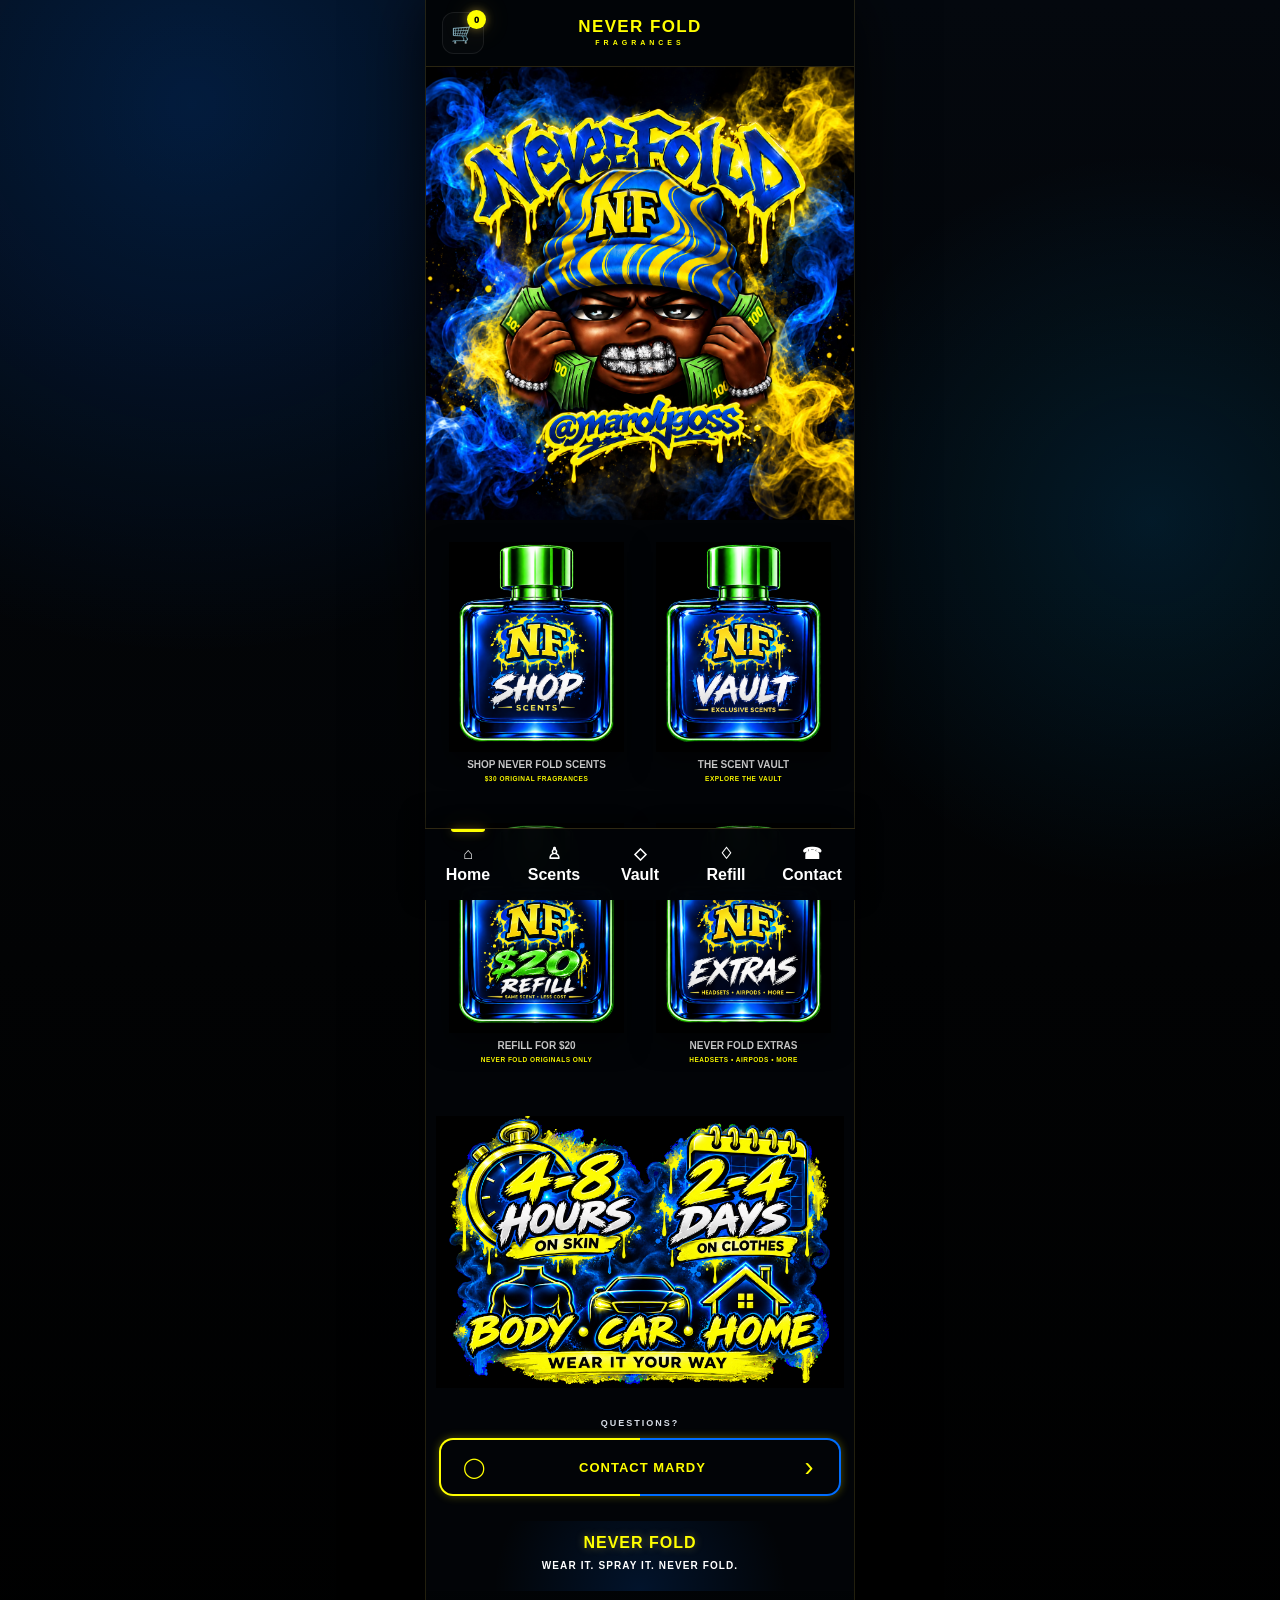
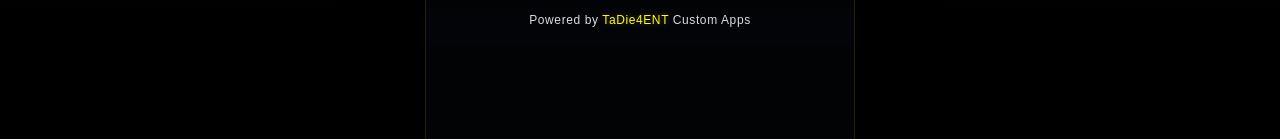
<file: index.html>
<!DOCTYPE html>
<html lang="en">

<head>
    <meta charset="UTF-8">

    <meta
        name="viewport"
        content="width=device-width, initial-scale=1.0"
    >

    <meta name="theme-color" content="#02060c">

    <title>Never Fold Fragrances</title>
<link rel="manifest" href="manifest.json">

<link
    rel="apple-touch-icon"
    href="images/IMG_NF_APP_192.png"
>
    <meta name="apple-mobile-web-app-capable" content="yes">

<meta
    name="apple-mobile-web-app-status-bar-style"
    content="black-translucent"
>

<meta
    name="apple-mobile-web-app-title"
    content="Never Fold"
>
    <link rel="stylesheet" href="styles.css">
</head>


<body>

<div class="app home-app">


    <!-- =========================================
         HEADER
    ========================================== -->

    <header class="top-header">


        <div class="brand-name">

            <strong>NEVER FOLD</strong>

            <span>FRAGRANCES</span>

        </div>


        <a
            href="cart.html"
            class="cart-button"
            aria-label="Shopping cart"
        >
            🛒

            <span class="cart-count">0</span>
        </a>

    </header>


    <main class="home-page">


        <!-- =====================================
             HERO
        ====================================== -->

    <section class="nf-home-hero">

    <img
      src="images/IMG_NeverFoldHP.png"
        alt="Never Fold"
        class="nf-main-hero-image"
    >

</section>   



<!-- =====================================
     MAIN ACTIONS
====================================== -->


<!-- =====================================
     MAIN ACTIONS — REAL BOTTLE IMAGES
====================================== -->

<section class="nf-home-actions">


    <!-- SHOP SCENTS -->

    <a href="scents.html" class="nf-image-action">

        <img
           src="images/IMG_SHOPGREEN.png"
            alt="Shop Never Fold Scents"
            class="nf-action-bottle"
        >

        <div class="nf-action-text">

            <strong>SHOP NEVER FOLD SCENTS</strong>

            <small>$30 ORIGINAL FRAGRANCES</small>

        </div>

    </a>



    <!-- SCENT VAULT -->

    <a href="vault.html" class="nf-image-action">

        <img
           src="images/IMG_DAVAULTGREEN.png" 
            alt="The Scent Vault"
            class="nf-action-bottle"
        >

        <div class="nf-action-text">

            <strong>THE SCENT VAULT</strong>

            <small>EXPLORE THE VAULT</small>

        </div>

    </a>



    <!-- $20 REFILL -->

    <a href="refills.html" class="nf-image-action">

        <img
            src="images/IMG_REFILLGREEN.png"
            alt="$20 Never Fold Refill"
            class="nf-action-bottle"
        >

        <div class="nf-action-text">

            <strong>REFILL FOR $20</strong>

            <small>NEVER FOLD ORIGINALS ONLY</small>

        </div>

       </a>


    <!-- NEVER FOLD EXTRAS -->

    <a href="extras.html" class="nf-image-action">

        <img
            src="images/IMG_EXTRASGREEN.png"
            alt="Never Fold Extras"
            class="nf-action-bottle"
        >

        <div class="nf-action-text">

            <strong>NEVER FOLD EXTRAS</strong>

            <small>HEADSETS • AIRPODS • MORE</small>

        </div>

    </a>


</section>



<!-- =====================================
     LONGEVITY + USES IMAGE
     4–8 HOURS / 2–4 DAYS / BODY CAR HOME
====================================== -->

<section class="nf-home-info-image">

    <img
        src="images/IMG_FOOTERNEW.png"
        alt="4–8 hours on skin, 2–4 days on clothes, Body Car Home"
    >

</section>

        <!-- =====================================
             CONTACT MARDY
        ====================================== -->

        <section class="nf-home-contact">

            <p>
                QUESTIONS?
            </p>


            <a
                href="contact.html"
                class="nf-contact-button"
            >

                <span class="nf-contact-icon">
                    ◯
                </span>


                <strong>
                    CONTACT MARDY
                </strong>


                <span class="nf-contact-arrow">
                    ›
                </span>

            </a>

        </section>



        <!-- =====================================
             CLOSING
        ====================================== -->

        <section class="nf-home-closing">

            <p class="nf-closing-script">
                Never Fold
            </p>

            <strong>
                WEAR IT. SPRAY IT. NEVER FOLD.
            </strong>

        </section>


    </main>

<div class="powered-by">
    Powered by <strong>TaDie4ENT</strong> Custom Apps
</div>

    <!-- =========================================
         BOTTOM NAVIGATION
    ========================================== -->

    <nav class="bottom-nav">


        <a
            href="index.html"
            class="nav-item active"
        >

            <span class="nav-icon">
                ⌂
            </span>

            <span>
                Home
            </span>

        </a>



        <a
            href="scents.html"
            class="nav-item"
        >

            <span class="nav-icon">
                ♙
            </span>

            <span>
                Scents
            </span>

        </a>



        <a
            href="vault.html"
            class="nav-item"
        >

            <span class="nav-icon">
                ◇
            </span>

            <span>
                Vault
            </span>

        </a>



        <a
            href="refills.html"
            class="nav-item"
        >

            <span class="nav-icon">
                ♢
            </span>

            <span>
                Refill
            </span>

        </a>



        <a
            href="contact.html"
            class="nav-item"
        >

            <span class="nav-icon">
                ☎
            </span>

            <span>
                Contact
            </span>

        </a>


    </nav>


</div>

<script src="script.js"></script>

<script>
if ("serviceWorker" in navigator) {
    window.addEventListener("load", () => {
        navigator.serviceWorker.register("service-worker.js");
    });
}
</script>

</body>
</html>
</file>
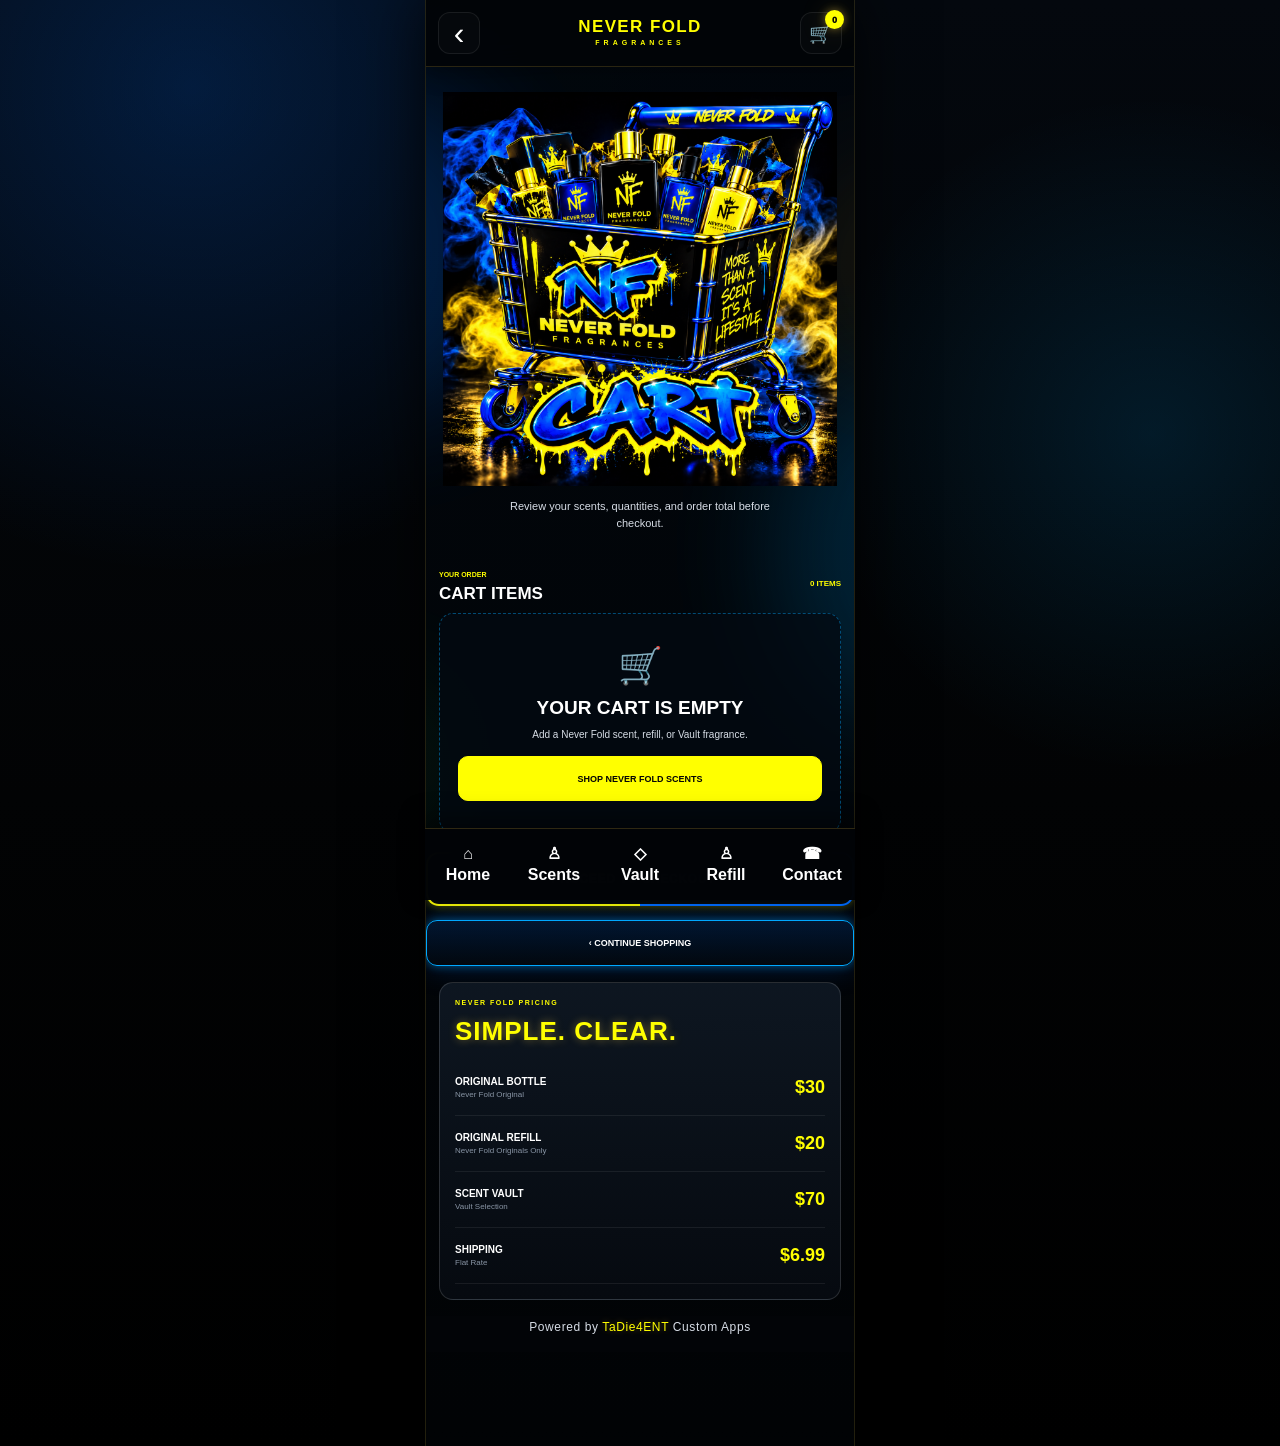
<file: cart.html>
<!DOCTYPE html>
<html lang="en">

<head>
    <meta charset="UTF-8">

    <meta
        name="viewport"
        content="width=device-width, initial-scale=1.0"
    >

    <meta name="theme-color" content="#02070d">

    <title>
        Your Cart | Never Fold Fragrances
    </title>

    <link
        rel="stylesheet"
        href="styles.css"
    >
</head>


<body>

<div class="app cart-app">


    <!-- =========================================
         SMOKE EFFECTS
    ========================================== -->

    <div
        class="smoke smoke-blue smoke-blue-one"
        aria-hidden="true"
    ></div>

    <div
        class="smoke smoke-blue smoke-blue-two"
        aria-hidden="true"
    ></div>

    <div
        class="smoke smoke-gold smoke-gold-one"
        aria-hidden="true"
    ></div>

    <div
        class="smoke smoke-green smoke-green-one"
        aria-hidden="true"
    ></div>



    <!-- =========================================
         HEADER
    ========================================== -->

    <header class="top-header">

        <a
            href="index.html"
            class="back-button"
            aria-label="Back to home"
        >
            ‹
        </a>


        <div class="brand-name">

            <strong>
                NEVER FOLD
            </strong>

            <span>
                FRAGRANCES
            </span>

        </div>


        <div
            class="cart-button cart-button-current"
            aria-label="Shopping cart"
        >

            🛒

            <span
                class="cart-count"
                id="cartCount"
            >
                0
            </span>

        </div>

    </header>



    <!-- =========================================
         CART PAGE
    ========================================== -->

    <main class="cart-page">


        <!-- =====================================
             HERO
        ====================================== -->

      <section class="cart-hero">

    <img
src="images/IMG_DACART.png"
        alt="Never Fold Fragrances Cart"
        class="cart-logo-image"
    >

    <p>
        Review your scents, quantities,
        and order total before checkout.
    </p>

</section>

        

        <!-- =====================================
             ITEMS
        ====================================== -->

        <section class="cart-items-section">


            <div class="cart-section-heading">

                <div>

                    <span>
                        YOUR ORDER
                    </span>

                    <h2>
                        CART ITEMS
                    </h2>

                </div>


                <span id="cartItemCount">
                    0 ITEMS
                </span>

            </div>



            <!-- =================================
                 ITEMS INSERTED BY script.js
            ================================== -->

            <div
                class="cart-items"
                id="cartItems"
            >
            </div>



            <!-- =================================
                 EMPTY CART
            ================================== -->

            <div
                class="empty-cart"
                id="emptyCart"
            >

                <span class="empty-cart-icon">
                    🛒
                </span>


                <h2>
                    YOUR CART IS EMPTY
                </h2>


                <p>
                    Add a Never Fold scent,
                    refill, or Vault fragrance.
                </p>


                <a
                    href="scents.html"
                    class="empty-cart-button"
                >
                    SHOP NEVER FOLD SCENTS
                </a>

            </div>


        </section>



       
            <!-- =================================
                 CHECKOUT BUTTON
            ================================== -->

            <a
                href="checkout.html"
                class="checkout-button"
                id="checkoutButton"
            >

                <span>
                    PROCEED TO CHECKOUT
                </span>

                <span>
                    ›
                </span>

            </a>



            <!-- =================================
                 CONTINUE SHOPPING
            ================================== -->

            <a
                href="index.html"
                class="continue-shopping"
            >
                ‹ CONTINUE SHOPPING
            </a>


        </section>



        <!-- =====================================
             PRICE GUIDE
        ====================================== -->

        <section class="cart-price-guide">


            <p class="cart-guide-small">
                NEVER FOLD PRICING
            </p>


            <h2 class="graffiti-text">
                SIMPLE. CLEAR.
            </h2>



            <div class="price-guide-row">

                <div>

                    <strong>
                        ORIGINAL BOTTLE
                    </strong>

                    <span>
                        Never Fold Original
                    </span>

                </div>

                <strong>
                    $30
                </strong>

            </div>



            <div class="price-guide-row">

                <div>

                    <strong>
                        ORIGINAL REFILL
                    </strong>

                    <span>
                        Never Fold Originals Only
                    </span>

                </div>

                <strong>
                    $20
                </strong>

            </div>



            <div class="price-guide-row">

                <div>

                    <strong>
                        SCENT VAULT
                    </strong>

                    <span>
                        Vault Selection
                    </span>

                </div>

                <strong>
                    $70
                </strong>

            </div>



            <div class="price-guide-row price-guide-shipping">

                <div>

                    <strong>
                        SHIPPING
                    </strong>

                    <span>
                        Flat Rate
                    </span>

                </div>

                <strong>
                    $6.99
                </strong>

            </div>


        </section>

</main>

<div class="powered-by">
    Powered by <strong>TaDie4ENT</strong> Custom Apps
</div>


      
    <!-- =========================================
         BOTTOM NAVIGATION
    ========================================== -->

    <nav class="bottom-nav">


        <a
            href="index.html"
            class="nav-item"
        >

            <span class="nav-icon">
                ⌂
            </span>

            <span>
                Home
            </span>

        </a>



        <a
            href="scents.html"
            class="nav-item"
        >

            <span class="nav-icon">
                ♙
            </span>

            <span>
                Scents
            </span>

        </a>



        <a
            href="vault.html"
            class="nav-item"
        >

            <span class="nav-icon">
                ◇
            </span>

            <span>
                Vault
            </span>

        </a>



        <a
            href="refills.html"
            class="nav-item"
        >

            <span class="nav-icon">
                ♙
            </span>

            <span>
                Refill
            </span>

        </a>



        <a
            href="contact.html"
            class="nav-item"
        >

            <span class="nav-icon">
                ☎
            </span>

            <span>
                Contact
            </span>

        </a>


    </nav>


</div>



<!-- =========================================
     KEEP EXISTING JAVASCRIPT
     DO NOT CHANGE CART CALCULATIONS
========================================== -->

<script src="script.js"></script>


</body>

</html>
</file>
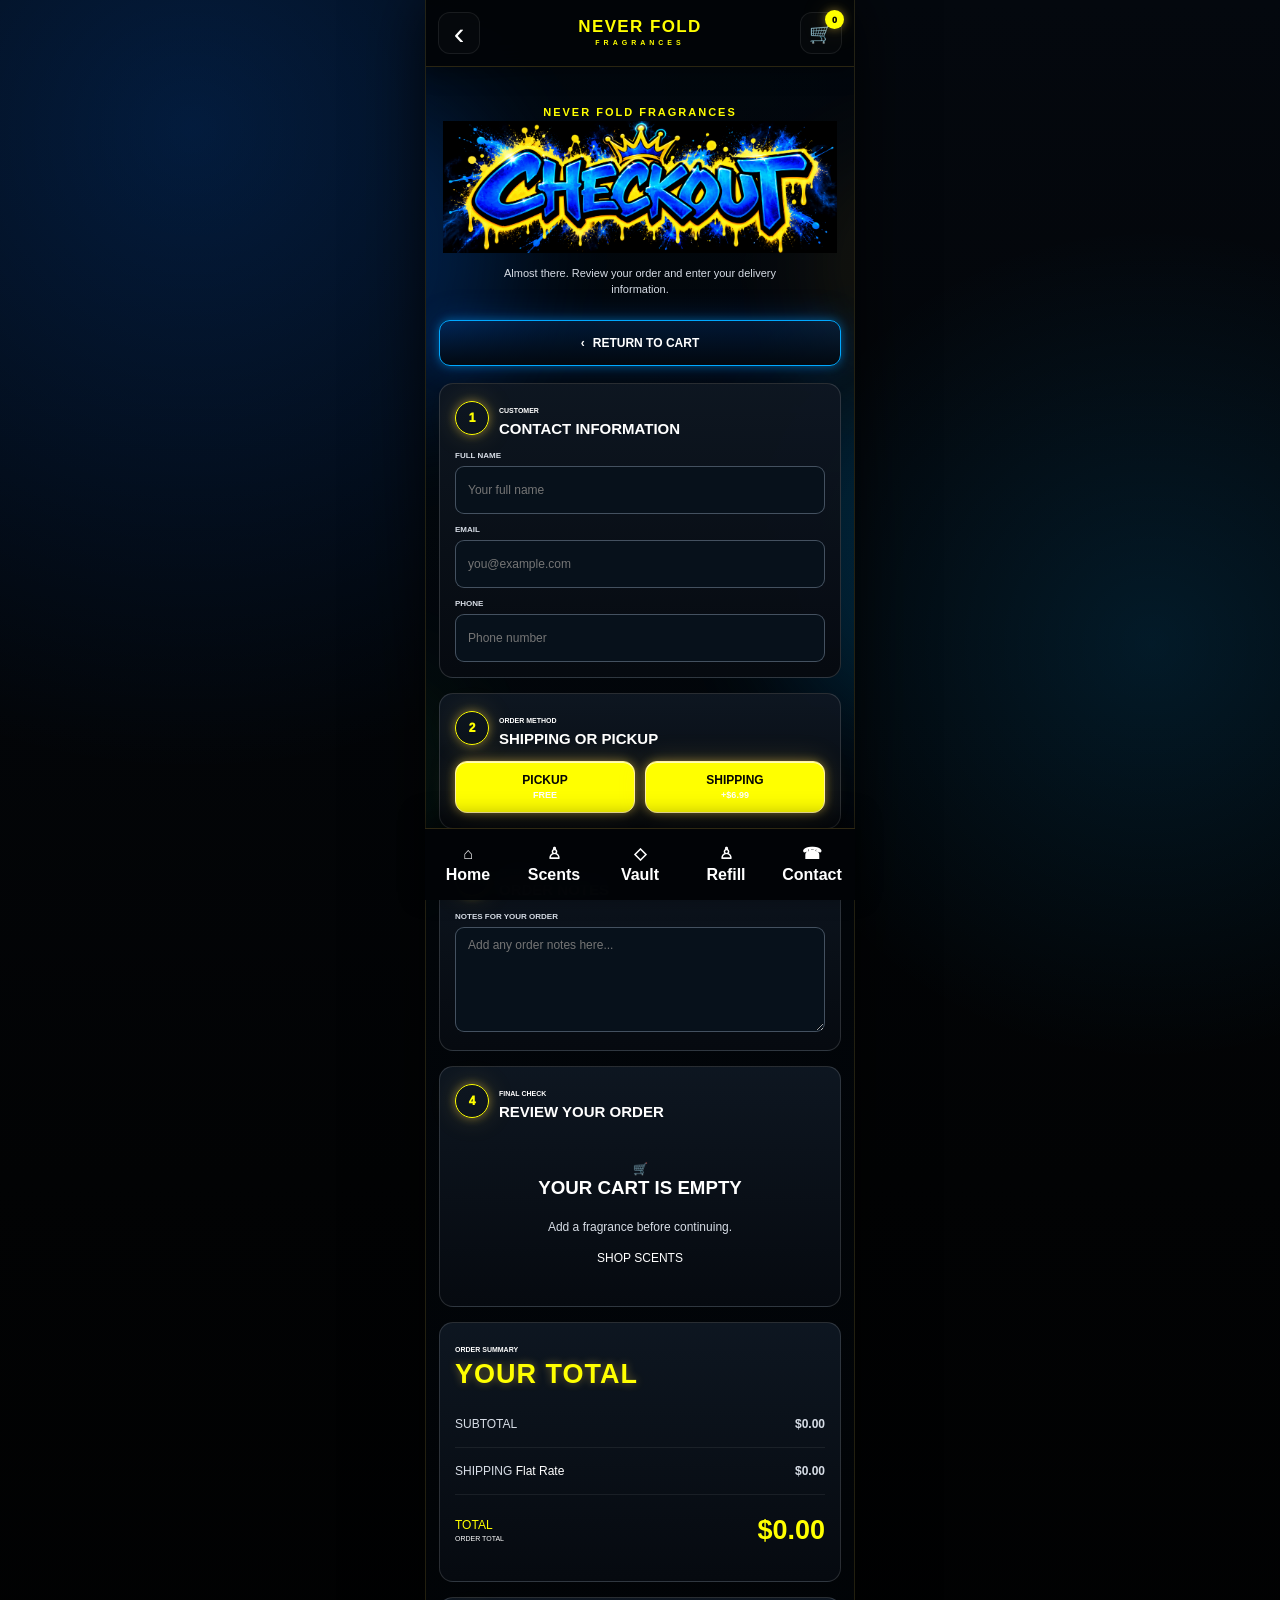
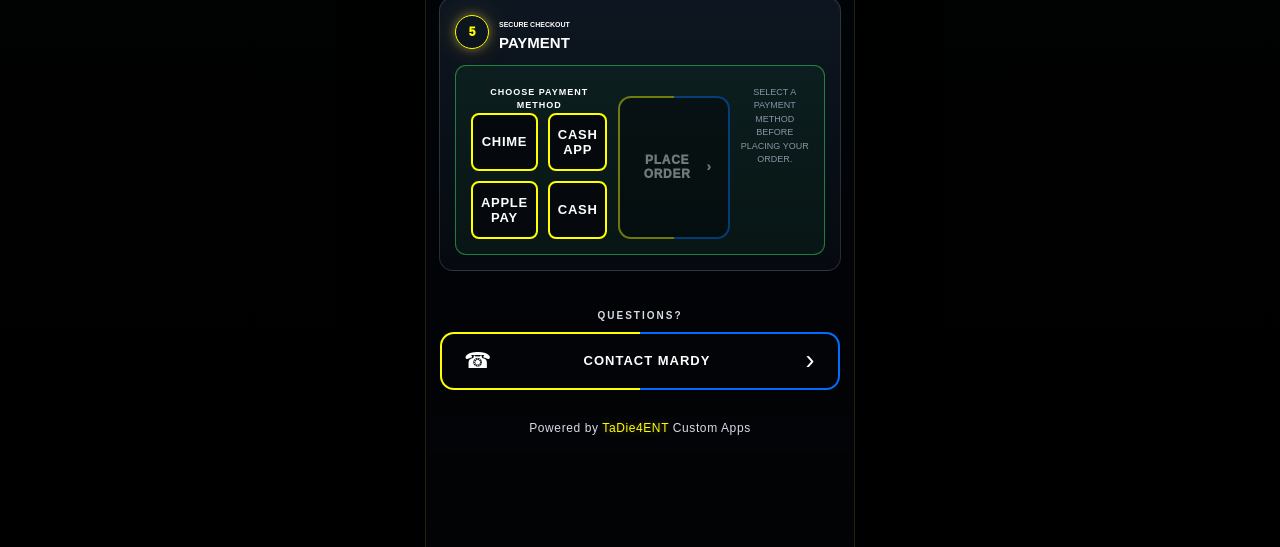
<file: checkout.html>
<!DOCTYPE html>
<html lang="en">

<head>
    <meta charset="UTF-8">

    <meta
        name="viewport"
        content="width=device-width, initial-scale=1.0"
    >

    <meta name="theme-color" content="#02070d">

    <title>
        Checkout | Never Fold Fragrances
    </title>

    <link
        rel="stylesheet"
        href="styles.css"
    >
</head>


<body>

<div class="app checkout-app">


    <!-- =========================================
         SMOKE EFFECTS
    ========================================== -->

    <div
        class="smoke smoke-blue smoke-blue-one"
        aria-hidden="true"
    ></div>

    <div
        class="smoke smoke-blue smoke-blue-two"
        aria-hidden="true"
    ></div>

    <div
        class="smoke smoke-gold smoke-gold-one"
        aria-hidden="true"
    ></div>

    <div
        class="smoke smoke-green smoke-green-one"
        aria-hidden="true"
    ></div>



    <!-- =========================================
         HEADER
    ========================================== -->

    <header class="top-header">

        <a
            href="cart.html"
            class="back-button"
            aria-label="Return to cart"
        >
            ‹
        </a>


        <div class="brand-name">

            <strong>
                NEVER FOLD
            </strong>

            <span>
                FRAGRANCES
            </span>

        </div>


        <a
            href="cart.html"
            class="cart-button"
            aria-label="Shopping cart"
        >

            🛒

            <span class="cart-count">
                0
            </span>

        </a>

    </header>



    <!-- =========================================
         CHECKOUT PAGE
    ========================================== -->

    <main class="checkout-page">


        <!-- =====================================
             HERO
        ====================================== -->

        <section class="checkout-hero">

            <p class="checkout-small-title">
                NEVER FOLD FRAGRANCES
            </p>

<img
    src="images/IMG_Checkout.png"
    alt="Checkout"
    class="checkout-title-image"
>
         

            <p>
                Almost there. Review your order
                and enter your delivery information.
            </p>

        </section>



        <!-- =====================================
             RETURN TO CART
        ====================================== -->

        <a
            href="cart.html"
            class="checkout-return-cart"
        >
            <span>
                ‹
            </span>

            <strong>
                RETURN TO CART
            </strong>
        </a>



        <!-- =====================================
             CHECKOUT FORM
        ====================================== -->

        <form
            id="checkoutForm"
            class="checkout-form"
        >


            <!-- =================================
                 CONTACT INFORMATION
            ================================== -->

            <section class="checkout-section">


                <div class="checkout-section-heading">

                    <span class="checkout-step-number">
                        1
                    </span>


                    <div>

                        <small>
                            CUSTOMER
                        </small>

                        <h2>
                            CONTACT INFORMATION
                        </h2>

                    </div>

                </div>



                <div class="checkout-fields">


                    <label class="checkout-field">

                        <span>
                            FULL NAME
                        </span>

                        <input
                            type="text"
                            id="fullName"
                            name="name"
                            autocomplete="name"
                            placeholder="Your full name"
                            required
                        >

                    </label>



                    <label class="checkout-field">

                        <span>
                            EMAIL
                        </span>

                        <input
                            type="email"
                            id="email"
                            name="email"
                            autocomplete="email"
                            placeholder="you@example.com"
                            required
                        >

                    </label>



                    <label class="checkout-field">

                        <span>
                            PHONE
                        </span>

                        <input
                            type="tel"
                            id="phone"
                            name="phone"
                            autocomplete="tel"
                            placeholder="Phone number"
                            required
                        >

                    </label>


                </div>


            </section>

<!-- =================================
     DELIVERY METHOD
================================== -->

<section class="checkout-section">

    <div class="checkout-section-heading">

        <span class="checkout-step-number">
            2
        </span>

        <div>
            <small>ORDER METHOD</small>
            <h2>SHIPPING OR PICKUP</h2>
        </div>

    </div>

    <div class="delivery-method-options">

        <button
            type="button"
            class="delivery-method-button"
            id="pickupButton"
            data-delivery-method="pickup"
        >
            PICKUP
            <small>FREE</small>
        </button>

        <button
            type="button"
            class="delivery-method-button"
            id="shippingButton"
            data-delivery-method="shipping"
        >
            SHIPPING
            <small>+$6.99</small>
        </button>

    </div>

    <input
        type="hidden"
        id="deliveryMethod"
        name="deliveryMethod"
        value=""
    >

</section>

            <!-- =================================
                 SHIPPING ADDRESS
            ================================== -->

          <section class="checkout-section" id="shippingAddressSection" hidden>

                <div class="checkout-section-heading">

                    <span class="checkout-step-number">
                        2
                    </span>


                    <div>

                        <small>
                            DELIVERY
                        </small>

                        <h2>
                            SHIPPING ADDRESS
                        </h2>

                    </div>

                </div>



                <div class="checkout-fields">


                    <label class="checkout-field">

                        <span>
                            STREET ADDRESS
                        </span>

                        <input
                            type="text"
                            id="street"
                            name="street"
                            autocomplete="street-address"
                            placeholder="Street address"
                            required
                        >

                    </label>



                    <label class="checkout-field">

                        <span>
                            APARTMENT / UNIT
                        </span>

                        <input
                            type="text"
                            id="unit"
                            name="unit"
                            placeholder="Apartment, suite, unit, etc."
                        >

                    </label>



                    <div class="checkout-field-row">


                        <label class="checkout-field">

                            <span>
                                CITY
                            </span>

                            <input
                                type="text"
                                id="city"
                                name="city"
                                autocomplete="address-level2"
                                placeholder="City"
                                required
                            >

                        </label>



                        <label class="checkout-field">

                            <span>
                                STATE
                            </span>

                            <input
                                type="text"
                                id="state"
                                name="state"
                                autocomplete="address-level1"
                                placeholder="State"
                                required
                            >

                        </label>


                    </div>



                    <label class="checkout-field">

                        <span>
                            ZIP CODE
                        </span>

                        <input
                            type="text"
                            id="zip"
                            name="zip"
                            autocomplete="postal-code"
                            inputmode="numeric"
                            placeholder="ZIP code"
                            required
                        >

                    </label>


                </div>


            </section>



            <!-- =================================
                 ORDER NOTES
            ================================== -->

            <section class="checkout-section">


                <div class="checkout-section-heading">

                    <span class="checkout-step-number">
                        3
                    </span>


                    <div>

                        <small>
                            OPTIONAL
                        </small>

                        <h2>
                            ORDER NOTES
                        </h2>

                    </div>

                </div>



                <label class="checkout-field">

                    <span>
                        NOTES FOR YOUR ORDER
                    </span>

                    <textarea
                        id="orderNotes"
                        name="notes"
                        rows="4"
                        placeholder="Add any order notes here..."
                    ></textarea>

                </label>


            </section>



            <!-- =================================
                 REVIEW ORDER
            ================================== -->

            <section class="checkout-section checkout-review-section">


                <div class="checkout-section-heading">

                    <span class="checkout-step-number">
                        4
                    </span>


                    <div>

                        <small>
                            FINAL CHECK
                        </small>

                        <h2>
                            REVIEW YOUR ORDER
                        </h2>

                    </div>

                </div>



                <!-- ITEMS INSERTED BY JAVASCRIPT -->

                <div
                    id="checkoutItems"
                    class="checkout-items"
                    data-checkout-items
                >
                </div>



                <!-- EMPTY ORDER WARNING -->

                <div
                    id="checkoutEmpty"
                    class="checkout-empty"
                    data-checkout-empty
                    hidden
                >

                    <span>
                        🛒
                    </span>

                    <h3>
                        YOUR CART IS EMPTY
                    </h3>

                    <p>
                        Add a fragrance before continuing.
                    </p>

                    <a href="scents.html">
                        SHOP SCENTS
                    </a>

                </div>


            </section>



            <!-- =================================
                 ORDER TOTAL
            ================================== -->

            <section class="checkout-total-section">


                <div class="checkout-total-heading">

                    <small>
                        ORDER SUMMARY
                    </small>

                    <h2 class="graffiti-text">
                        YOUR TOTAL
                    </h2>

                </div>



                <div class="checkout-summary-row">

                    <span>
                        SUBTOTAL
                    </span>

                    <strong id="checkoutSubtotal">
                        $0.00
                    </strong>

                </div>



                <div class="checkout-summary-row">

                    <div>

                        <span>
                            SHIPPING
                        </span>

                        <small>
                            Flat Rate
                        </small>

                    </div>

                    <strong id="checkoutShipping">
                        $0.00
                    </strong>

                </div>





                <div class="checkout-grand-total">

                    <div>

                        <span>
                            TOTAL
                        </span>

                        <small>
                         ORDER TOTAL
                        </small>

                    </div>

                    <strong id="checkoutTotal">
                        $0.00
                    </strong>

                </div>


            </section>



            <!-- =================================
                 PAYMENT
            ================================== -->

            <section class="checkout-section payment-section">


                <div class="checkout-section-heading">

                    <span class="checkout-step-number">
                        5
                    </span>


                    <div>

                        <small>
                            SECURE CHECKOUT
                        </small>

                        <h2>
                            PAYMENT
                        </h2>

                    </div>

                </div>



                <div class="payment-coming-box">

    <div class="neverfold-payment-box">

    <p class="payment-choice-title">
        CHOOSE PAYMENT METHOD
    </p>

    <div class="payment-method-options">

        <button
            type="button"
            class="payment-method-button"
            data-payment-method="Chime"
        >
            CHIME
        </button>

        <button
            type="button"
            class="payment-method-button"
            data-payment-method="Cash App"
        >
            CASH APP
        </button>

        <button
            type="button"
            class="payment-method-button"
            data-payment-method="Apple Pay"
        >
            APPLE PAY
        </button>

        <button
            type="button"
            class="payment-method-button"
            data-payment-method="Cash"
        >
            CASH
        </button>

    </div>

    <input
        type="hidden"
        id="paymentMethod"
        name="paymentMethod"
        value=""
    >

    <div
        id="paymentInstructions"
        class="payment-instructions"
        hidden
    ></div>

</div>

  <button
    type="submit"
    id="placeOrderButton"
    class="place-order-button"
>
    <span>
        PLACE ORDER
    </span>

    <span>
        ›
    </span>
</button>

<p class="payment-status-note">
    SELECT A PAYMENT METHOD BEFORE PLACING YOUR ORDER.
</p>         


            </section>


        </form>



        <!-- =====================================
             CONTACT MARDY
             SAME ON EVERY PAGE
        ====================================== -->

        <section class="home-contact-section">

            <p class="home-contact-question">
                QUESTIONS?
            </p>


            <a
                href="contact.html"
                class="home-contact-button"
            >

                <span class="home-contact-icon">
                    ☎
                </span>

                <strong>
                    CONTACT MARDY
                </strong>

                <span class="home-contact-arrow">
                    ›
                </span>

            </a>

        </section>


    </main>

<div class="powered-by">
    Powered by <strong>TaDie4ENT</strong> Custom Apps
</div>

    <!-- =========================================
         BOTTOM NAVIGATION
    ========================================== -->

    <nav class="bottom-nav">


        <a
            href="index.html"
            class="nav-item"
        >

            <span class="nav-icon">
                ⌂
            </span>

            <span>
                Home
            </span>

        </a>



        <a
            href="scents.html"
            class="nav-item"
        >

            <span class="nav-icon">
                ♙
            </span>

            <span>
                Scents
            </span>

        </a>



        <a
            href="vault.html"
            class="nav-item"
        >

            <span class="nav-icon">
                ◇
            </span>

            <span>
                Vault
            </span>

        </a>



        <a
            href="refills.html"
            class="nav-item"
        >

            <span class="nav-icon">
                ♙
            </span>

            <span>
                Refill
            </span>

        </a>



        <a
            href="contact.html"
            class="nav-item"
        >

            <span class="nav-icon">
                ☎
            </span>

            <span>
                Contact
            </span>

        </a>


    </nav>


</div>



<!-- =========================================
     KEEP EXISTING JAVASCRIPT
========================================== -->

<script src="script.js"></script>


</body>

</html>
</file>
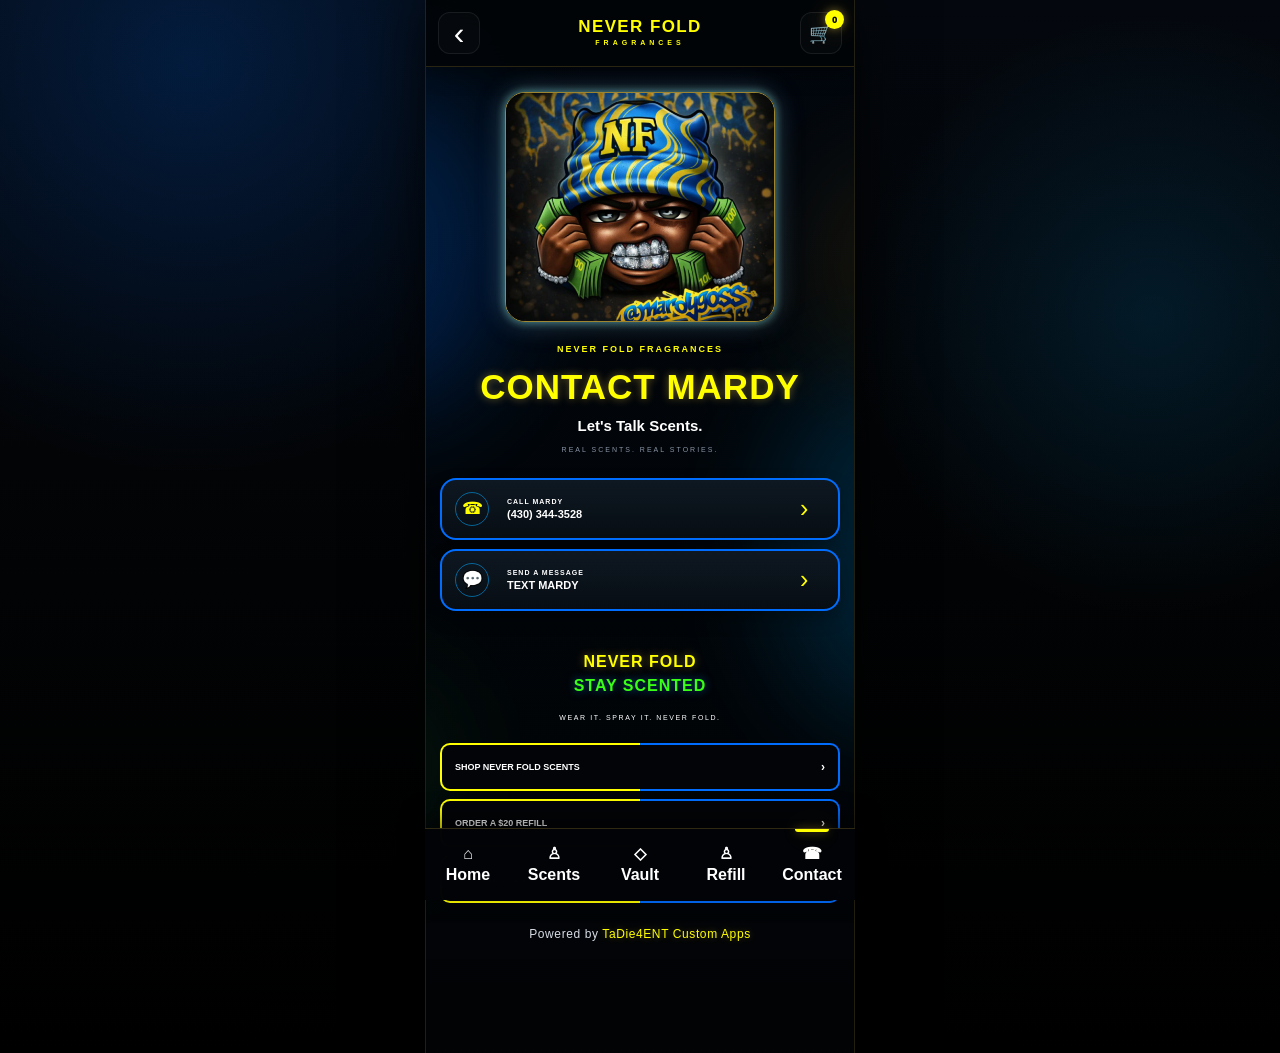
<file: contact.html>
<!DOCTYPE html>
<html lang="en">

<head>
    <meta charset="UTF-8">

    <meta
        name="viewport"
        content="width=device-width, initial-scale=1.0"
    >

    <meta name="theme-color" content="#02070d">

    <title>
        Contact Mardy | Never Fold Fragrances
    </title>

    <link
        rel="stylesheet"
        href="styles.css"
    >
</head>


<body>

<div class="app contact-app">


    <!-- =========================================
         SMOKE EFFECTS
    ========================================== -->

    <div
        class="smoke smoke-blue smoke-blue-one"
        aria-hidden="true"
    ></div>

    <div
        class="smoke smoke-blue smoke-blue-two"
        aria-hidden="true"
    ></div>

    <div
        class="smoke smoke-gold smoke-gold-one"
        aria-hidden="true"
    ></div>

    <div
        class="smoke smoke-green smoke-green-one"
        aria-hidden="true"
    ></div>



    <!-- =========================================
         HEADER
    ========================================== -->

    <header class="top-header">

        <a
            href="index.html"
            class="back-button"
            aria-label="Back to home"
        >
            ‹
        </a>


        <div class="brand-name">

            <strong>
                NEVER FOLD
            </strong>

            <span>
                FRAGRANCES
            </span>

        </div>


        <a
            href="cart.html"
            class="cart-button"
            aria-label="Shopping cart"
        >

            🛒

            <span class="cart-count">
                0
            </span>

        </a>

    </header>



    <!-- =========================================
         CONTACT PAGE
    ========================================== -->

    <main class="contact-page">


        <!-- =====================================
             HERO
        ====================================== -->

        <section class="contact-hero">


            <div class="contact-logo-wrap">

                <div
                    class="contact-smoke contact-smoke-blue"
                    aria-hidden="true"
                ></div>

                <div
                    class="contact-smoke contact-smoke-gold"
                    aria-hidden="true"
                ></div>

                <div
                    class="contact-smoke contact-smoke-green"
                    aria-hidden="true"
                ></div>


                <img
                    src="images/img_NFlogo.jpg"
                    alt="Never Fold Fragrances"
                    class="contact-logo"
                >

            </div>



            <div class="contact-heading">

                <p class="contact-small-title">
                    NEVER FOLD FRAGRANCES
                </p>


                <h1 class="graffiti-text">
                    CONTACT MARDY
                </h1>


                <p class="contact-tagline">
                    Let's Talk Scents.
                </p>


                <p class="contact-story-line">
                    REAL SCENTS. REAL STORIES.
                </p>

            </div>


        </section>



        <!-- =====================================
             CONTACT LINKS
        ====================================== -->

        <section class="contact-links">


            <!-- PHONE -->

            <a
                href="tel:+14303443528"
                class="contact-card contact-phone"
            >

                <span class="contact-card-icon">
                    ☎
                </span>


                <span class="contact-card-copy">

                    <small>
                        CALL MARDY
                    </small>

                    <strong>
                        (430) 344-3528
                    </strong>

                </span>


                <span class="contact-card-arrow">
                    ›
                </span>

            </a>



            <!-- TEXT -->

            <a
                href="sms:+14303443528"
                class="contact-card contact-text"
            >

                <span class="contact-card-icon">
                    💬
                </span>


                <span class="contact-card-copy">

                    <small>
                        SEND A MESSAGE
                    </small>

                    <strong>
                        TEXT MARDY
                    </strong>

                </span>


                <span class="contact-card-arrow">
                    ›
                </span>

            </a>

        </section>



        <!-- =====================================
             BRAND STATEMENT
        ====================================== -->

        <section class="contact-brand-section">


            <p class="graffiti-text contact-never-fold">
                NEVER FOLD
            </p>


            <p class="stay-scented-text">
                Stay Scented
            </p>


            <small>
                WEAR IT. SPRAY IT. NEVER FOLD.
            </small>


        </section>



        <!-- =====================================
             SHOP LINKS
        ====================================== -->

        <section class="contact-shop-links">


            <a
                href="scents.html"
                class="contact-shop-button"
            >
                SHOP NEVER FOLD SCENTS
                <span>›</span>
            </a>


            <a
                href="refills.html"
                class="contact-shop-button"
            >
                ORDER A $20 REFILL
                <span>›</span>
            </a>


            <a
                href="vault.html"
                class="contact-shop-button"
            >
                VISIT THE SCENT VAULT
                <span>›</span>
            </a>


        </section>


    </main>

<!-- =========================================
     POWERED BY TADIE4ENT
========================================== -->

<div class="powered-by">
    Powered by
    <strong>TaDie4ENT Custom Apps</strong>
</div>

    <!-- =========================================
         BOTTOM NAVIGATION
    ========================================== -->

    <nav class="bottom-nav">


        <a
            href="index.html"
            class="nav-item"
        >

            <span class="nav-icon">
                ⌂
            </span>

            <span>
                Home
            </span>

        </a>



        <a
            href="scents.html"
            class="nav-item"
        >

            <span class="nav-icon">
                ♙
            </span>

            <span>
                Scents
            </span>

        </a>



        <a
            href="vault.html"
            class="nav-item"
        >

            <span class="nav-icon">
                ◇
            </span>

            <span>
                Vault
            </span>

        </a>



        <a
            href="refills.html"
            class="nav-item"
        >

            <span class="nav-icon">
                ♙
            </span>

            <span>
                Refill
            </span>

        </a>



        <a
            href="contact.html"
            class="nav-item active"
        >

            <span class="nav-icon">
                ☎
            </span>

            <span>
                Contact
            </span>

        </a>


    </nav>


</div>



<!-- =========================================
     KEEP EXISTING JAVASCRIPT
========================================== -->

<script src="script.js"></script>


</body>

</html>
</file>
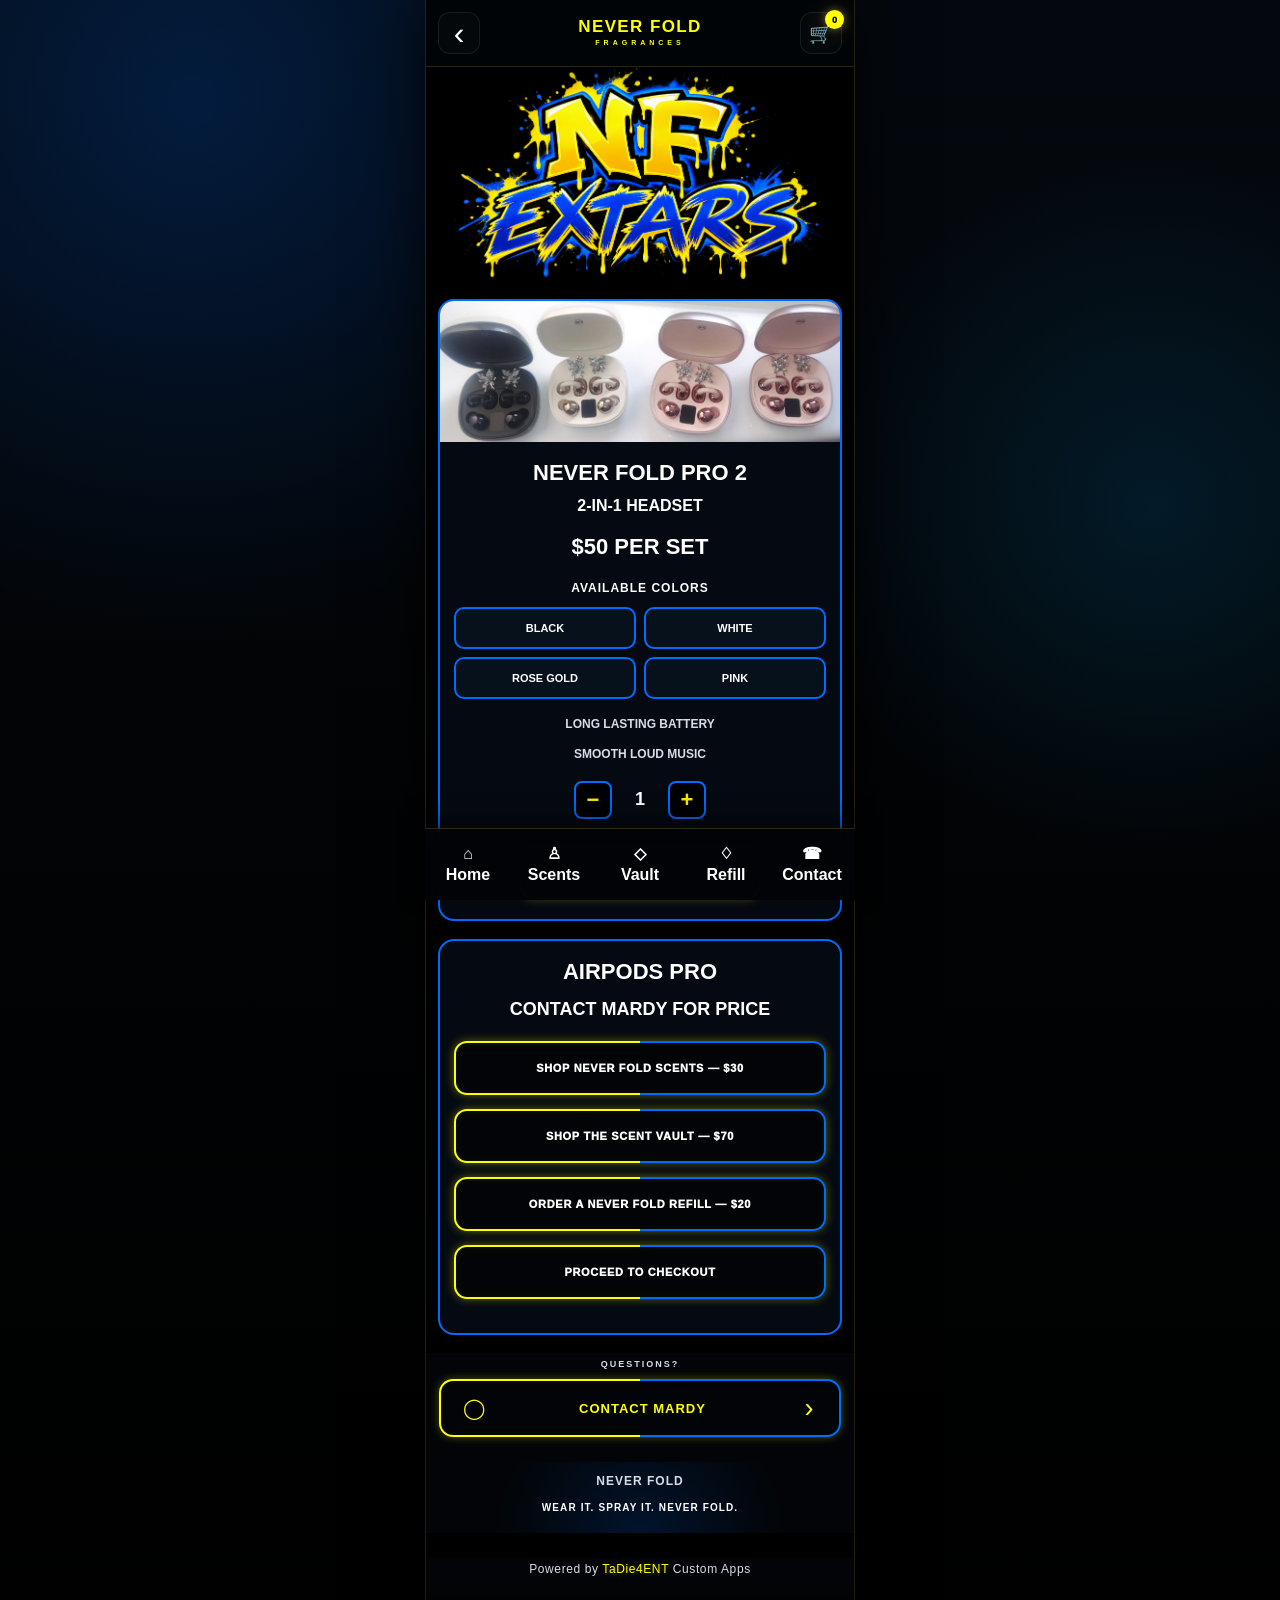
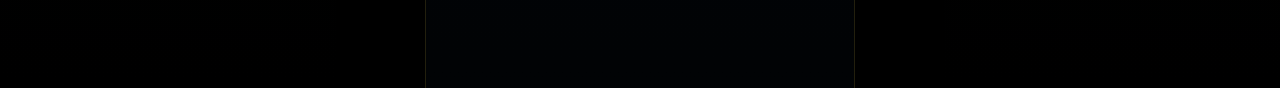
<file: extras.html>
<!DOCTYPE html>
<html lang="en">

<head>
    <meta charset="UTF-8">

    <meta
        name="viewport"
        content="width=device-width, initial-scale=1.0"
    >

    <meta name="theme-color" content="#02060c">

    <title>Never Fold Extras</title>

    <link rel="stylesheet" href="styles.css">
</head>


<body>

<div class="app extras-app">


    <!-- =========================================
         HEADER
    ========================================== -->

    <header class="top-header">


<a
    href="index.html"
    class="back-button"
    aria-label="Back to home"
>
    ‹
</a>

        <div class="brand-name">

            <strong>NEVER FOLD</strong>

            <span>FRAGRANCES</span>

        </div>


        <a
            href="cart.html"
            class="cart-button"
            aria-label="Shopping cart"
        >
            🛒

            <span class="cart-count">0</span>
        </a>

    </header>



    <main class="extras-page">


        <!-- =====================================
             EXTRAS HEADING
        ====================================== -->

        <section class="extras-heading">

            <img
              src="images/IMG_extraslogo.png"
                alt="NF Extras"
                class="extras-heading-image"
            >

        </section>


<!-- =====================================
     NEVER FOLD PRO 2
====================================== -->

<section class="extras-product-card">

    <img
        src="images/IMG_Neverfold2in1.jpg"
        alt="Never Fold Pro 2 2-in-1 Headset"
        class="extras-product-image"
    >

    <div class="extras-product-info">

        <h2>NEVER FOLD PRO 2</h2>

        <p class="extras-product-subtitle">
            2-IN-1 HEADSET
        </p>

        <p class="extras-product-price">
    $50 PER SET
</p>

<div class="extras-color-section">

    <p class="extras-color-title">
        AVAILABLE COLORS
    </p>

    <div class="extras-color-options">

        <button
            type="button"
            class="extras-color-button"
            data-color="Black"
        >
            BLACK
        </button>

        <button
            type="button"
            class="extras-color-button"
            data-color="White"
        >
            WHITE
        </button>

        <button
            type="button"
            class="extras-color-button"
            data-color="Rose Gold"
        >
            ROSE GOLD
        </button>

        <button
            type="button"
            class="extras-color-button"
            data-color="Pink"
        >
            PINK
        </button>

    </div>

</div>

<p>
    LONG LASTING BATTERY
</p>

        <p>
            SMOOTH LOUD MUSIC
        </p>

        <div class="extras-purchase-row">

            <div class="extras-quantity">

                <button
                    type="button"
                    class="extras-minus"
                >
                    −
                </button>

                <span class="extras-quantity-number">
                    1
                </span>

                <button
                    type="button"
                    class="extras-plus"
                >
                    +
                </button>

            </div>

            <button
                type="button"
                class="extras-add-cart"
            >
                ADD TO CART
            </button>

    </div>

</section>


<!-- =====================================
     AIRPODS PRO
====================================== -->

<section class="extras-product-card">

    <div class="extras-product-info">

        <h2>AIRPODS PRO</h2>

        <p class="extras-contact-price">
            CONTACT MARDY FOR PRICE
        </p>

    <a
    href="scents.html"
    class="checkout-button"
>
    SHOP NEVER FOLD SCENTS — $30
</a>
        <a
    href="vault.html"
    class="checkout-button"
>
    SHOP THE SCENT VAULT — $70
</a>

<a
    href="refills.html"
    class="checkout-button"
>
    ORDER A NEVER FOLD REFILL — $20
</a>

<a
    href="cart.html"
    class="checkout-button"
>
    PROCEED TO CHECKOUT
</a>
    </div>

</section>
   


        <!-- =====================================
             CONTACT
        ====================================== -->

        <section class="nf-home-contact">

            <p>
                QUESTIONS?
            </p>


            <a
                href="contact.html"
                class="nf-contact-button"
            >

                <span class="nf-contact-icon">
                    ◯
                </span>


                <strong>
                    CONTACT MARDY
                </strong>


                <span class="nf-contact-arrow">
                    ›
                </span>

            </a>

        </section>



        <!-- =====================================
             CLOSING
        ====================================== -->

        <section class="nf-home-closing">
<p class="nf-closing-title">
    NEVER FOLD
</p>

            <strong>
                WEAR IT. SPRAY IT. NEVER FOLD.
            </strong>

        </section>


    </main>



    <div class="powered-by">
        Powered by <strong>TaDie4ENT</strong> Custom Apps
    </div>



    <!-- =========================================
         BOTTOM NAVIGATION
    ========================================== -->

    <nav class="bottom-nav">


        <a
            href="index.html"
            class="nav-item"
        >

            <span class="nav-icon">
                ⌂
            </span>

            <span>
                Home
            </span>

        </a>



        <a
            href="scents.html"
            class="nav-item"
        >

            <span class="nav-icon">
                ♙
            </span>

            <span>
                Scents
            </span>

        </a>



        <a
            href="vault.html"
            class="nav-item"
        >

            <span class="nav-icon">
                ◇
            </span>

            <span>
                Vault
            </span>

        </a>



        <a
            href="refills.html"
            class="nav-item"
        >

            <span class="nav-icon">
                ♢
            </span>

            <span>
                Refill
            </span>

        </a>



        <a
            href="contact.html"
            class="nav-item"
        >

            <span class="nav-icon">
                ☎
            </span>

            <span>
                Contact
            </span>

        </a>


    </nav>


</div>


<script src="script.js"></script>

</body>

</html>
</file>
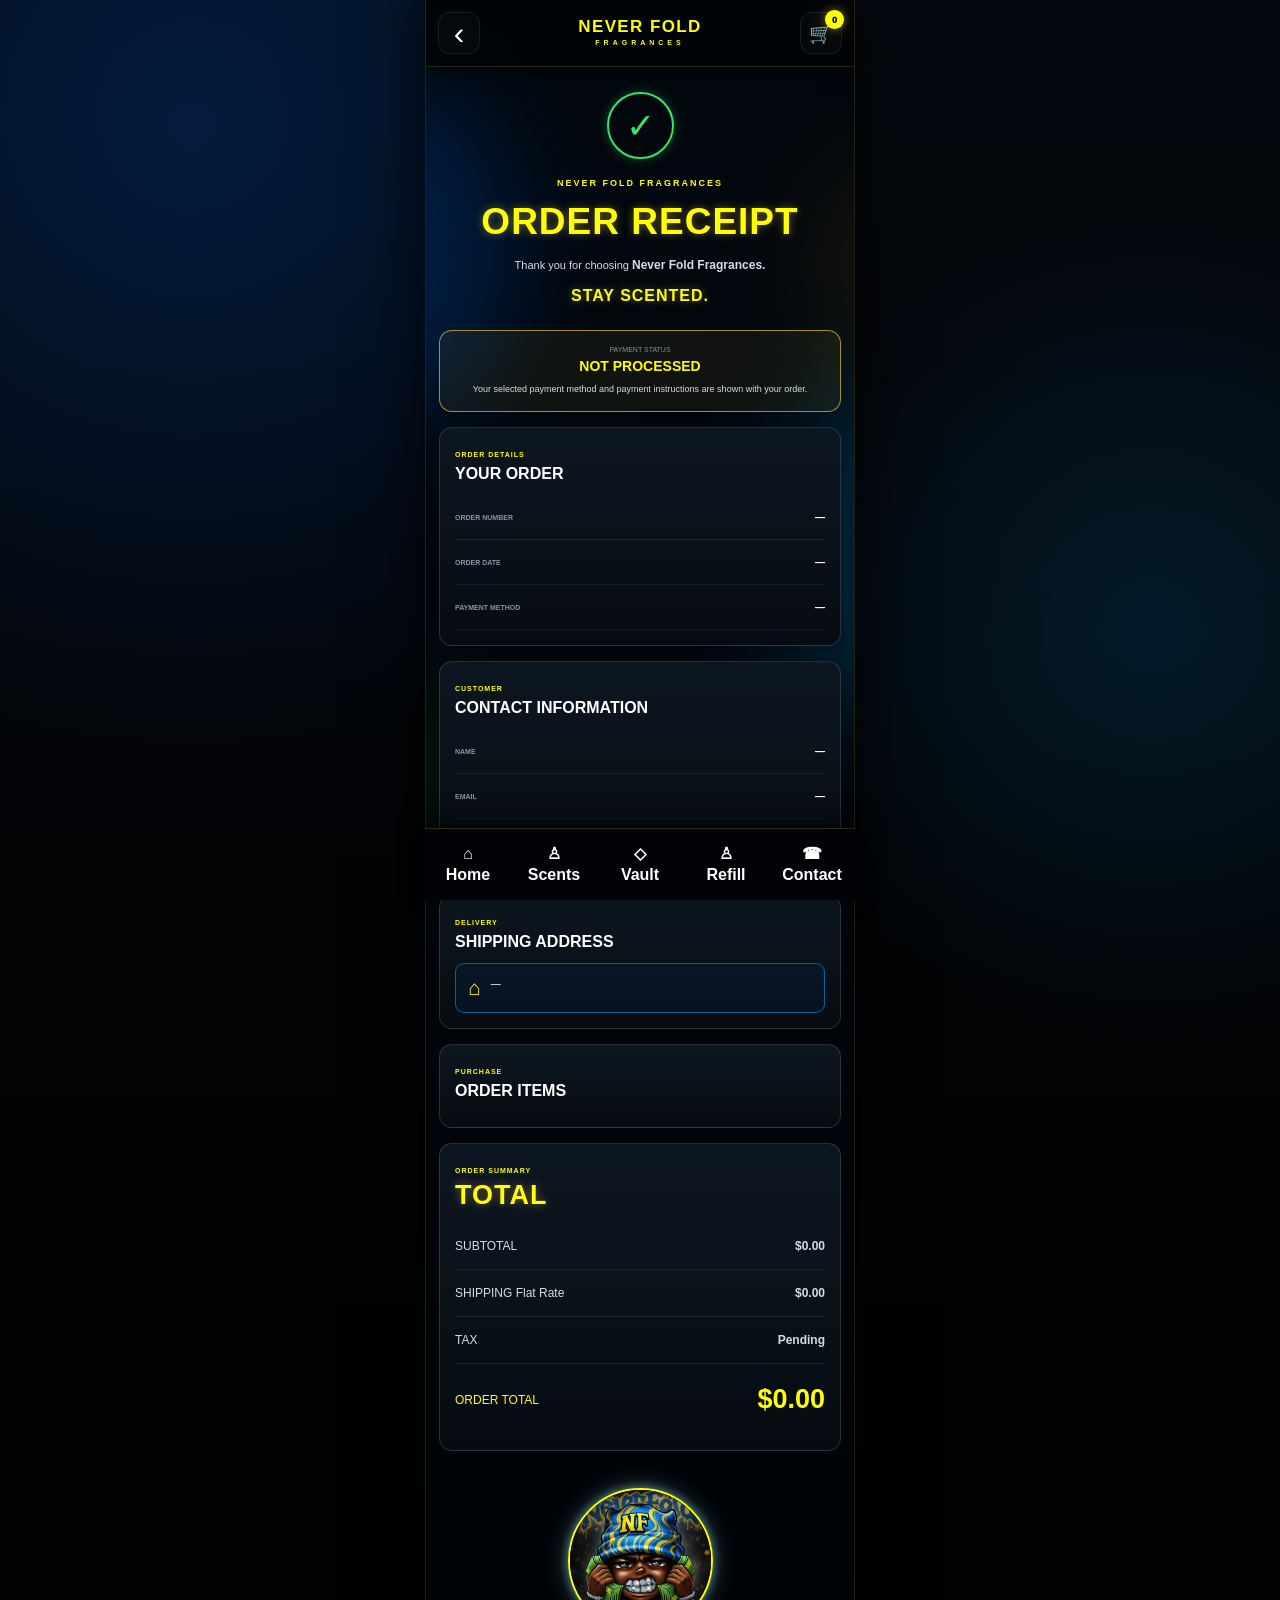
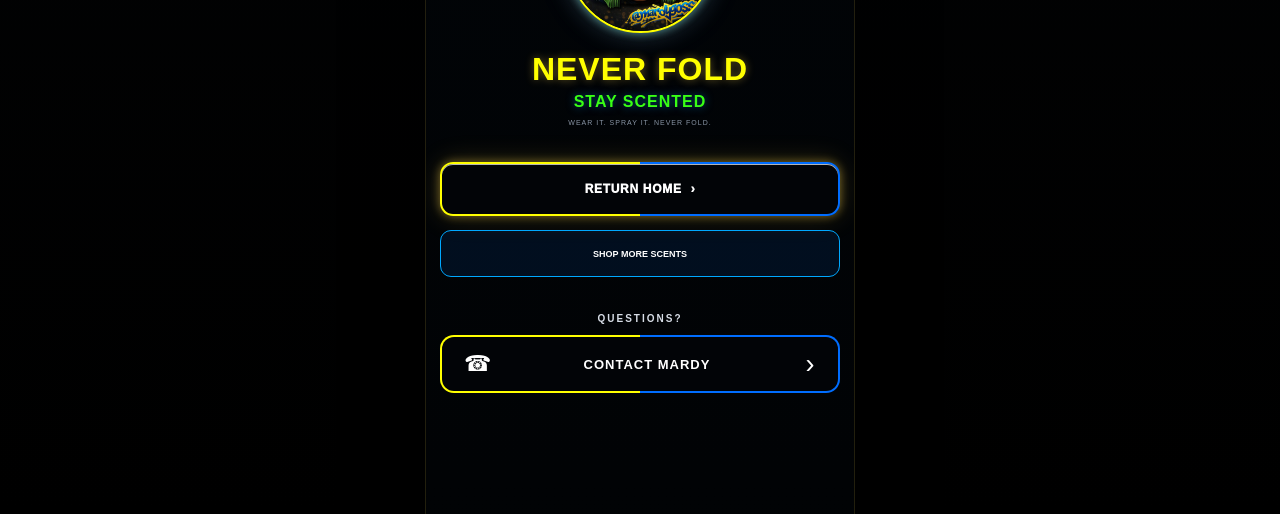
<file: receipt.htm>
<!DOCTYPE html>
<html lang="en">

<head>
    <meta charset="UTF-8">

    <meta
        name="viewport"
        content="width=device-width, initial-scale=1.0"
    >

    <meta name="theme-color" content="#02070d">

    <title>
        Order Receipt | Never Fold Fragrances
    </title>

    <link
        rel="stylesheet"
        href="styles.css"
    >
</head>


<body>

<div class="app receipt-app">


    <!-- =========================================
         SMOKE EFFECTS
    ========================================== -->

    <div
        class="smoke smoke-blue smoke-blue-one"
        aria-hidden="true"
    ></div>

    <div
        class="smoke smoke-blue smoke-blue-two"
        aria-hidden="true"
    ></div>

    <div
        class="smoke smoke-gold smoke-gold-one"
        aria-hidden="true"
    ></div>

    <div
        class="smoke smoke-green smoke-green-one"
        aria-hidden="true"
    ></div>



    <!-- =========================================
         HEADER
    ========================================== -->

    <header class="top-header">

        <a
            href="index.html"
            class="back-button"
            aria-label="Back to home"
        >
            ‹
        </a>


        <div class="brand-name">

            <strong>
                NEVER FOLD
            </strong>

            <span>
                FRAGRANCES
            </span>

        </div>


        <a
            href="cart.html"
            class="cart-button"
            aria-label="Shopping cart"
        >

            🛒

            <span class="cart-count">
                0
            </span>

        </a>

    </header>



    <!-- =========================================
         RECEIPT PAGE
    ========================================== -->

    <main class="receipt-page">


        <!-- =====================================
             HERO
        ====================================== -->

        <section class="receipt-hero">


            <div class="receipt-check">
                ✓
            </div>


            <p class="receipt-small-title">
                NEVER FOLD FRAGRANCES
            </p>


            <h1 class="graffiti-text">
                ORDER RECEIPT
            </h1>


            <p class="receipt-thank-you">
                Thank you for choosing
                <strong>Never Fold Fragrances.</strong>
            </p>


            <p class="receipt-tagline graffiti-text">
                STAY SCENTED.
            </p>

        </section>



        <!-- =====================================
             ORDER STATUS
        ====================================== -->

        <section class="receipt-status-card">


            <div class="receipt-status-heading">

                <small>
                    PAYMENT STATUS
                </small>


                <strong
                    id="paymentStatus"
                    data-payment-status
                >
                    NOT PROCESSED
                </strong>

            </div>

<p>
    Your selected payment method and payment instructions
    are shown with your order.
</p>
          


        </section>



        <!-- =====================================
             ORDER INFORMATION
        ====================================== -->

        <section class="receipt-section">


            <div class="receipt-section-heading">

                <small>
                    ORDER DETAILS
                </small>

                <h2>
                    YOUR ORDER
                </h2>

            </div>



            <div class="receipt-detail-row">

                <span>
                    ORDER NUMBER
                </span>

                <strong id="orderNumber">
                    —
                </strong>

            </div>



            <div class="receipt-detail-row">

                <span>
                    ORDER DATE
                </span>

                <strong id="orderDate">
                    —
                </strong>

            </div>

<div class="receipt-detail-row">

    <span>
        PAYMENT METHOD
    </span>

    <strong id="receiptPaymentMethod">
        —
    </strong>

</div>
        </section>



        <!-- =====================================
             CUSTOMER INFORMATION
        ====================================== -->

        <section class="receipt-section">


            <div class="receipt-section-heading">

                <small>
                    CUSTOMER
                </small>

                <h2>
                    CONTACT INFORMATION
                </h2>

            </div>



            <div class="receipt-detail-row receipt-detail-stack">

                <span>
                    NAME
                </span>

                <strong id="customerName">
                    —
                </strong>

            </div>



            <div class="receipt-detail-row receipt-detail-stack">

                <span>
                    EMAIL
                </span>

                <strong id="customerEmail">
                    —
                </strong>

            </div>



            <div class="receipt-detail-row receipt-detail-stack">

                <span>
                    PHONE
                </span>

                <strong id="customerPhone">
                    —
                </strong>

            </div>


        </section>



        <!-- =====================================
             SHIPPING
        ====================================== -->

        <section class="receipt-section">


            <div class="receipt-section-heading">

                <small>
                    DELIVERY
                </small>

                <h2>
                    SHIPPING ADDRESS
                </h2>

            </div>



            <div class="receipt-address-box">

                <span class="receipt-address-icon">
                    ⌂
                </span>


                <p id="receiptAddress">
                    —
                </p>

            </div>


        </section>



        <!-- =====================================
             ITEMS
        ====================================== -->

        <section class="receipt-section">


            <div class="receipt-section-heading">

                <small>
                    PURCHASE
                </small>

                <h2>
                    ORDER ITEMS
                </h2>

            </div>



            <div
                id="receiptItems"
                class="receipt-items"
            >
            </div>


        </section>



        <!-- =====================================
             TOTALS
        ====================================== -->

        <section class="receipt-total-section">


            <div class="receipt-total-heading">

                <small>
                    ORDER SUMMARY
                </small>

                <h2 class="graffiti-text">
                    TOTAL
                </h2>

            </div>



            <div class="receipt-summary-row">

                <span>
                    SUBTOTAL
                </span>

                <strong id="receiptSubtotal">
                    $0.00
                </strong>

            </div>



            <div class="receipt-summary-row">

                <div>

                    <span>
                        SHIPPING
                    </span>

                    <small>
                        Flat Rate
                    </small>

                </div>

                <strong id="receiptShipping">
                    $0.00
                </strong>

            </div>



            <div class="receipt-summary-row">

                <span>
                    TAX
                </span>

                <strong id="receiptTax">
                    Pending
                </strong>

            </div>



            <div class="receipt-grand-total">

                <span>
                    ORDER TOTAL
                </span>

                <strong id="receiptTotal">
                    $0.00
                </strong>

            </div>


        </section>



        <!-- =====================================
             BRAND MESSAGE
        ====================================== -->

        <section class="receipt-brand-message">


            <img
                src="images/img_NFlogo.jpg"
                alt="Never Fold Fragrances"
                class="receipt-logo"
            >


            <p class="graffiti-text">
                NEVER FOLD
            </p>


            <span class="stay-scented-text">
                Stay Scented
            </span>


            <small>
                WEAR IT. SPRAY IT. NEVER FOLD.
            </small>


        </section>



        <!-- =====================================
             RETURN HOME
        ====================================== -->

        <a
            href="index.html"
            class="receipt-home-button"
        >
            <span>
                RETURN HOME
            </span>

            <span>
                ›
            </span>
        </a>



        <!-- =====================================
             CONTINUE SHOPPING
        ====================================== -->

        <a
            href="scents.html"
            class="receipt-shop-button"
        >
            SHOP MORE SCENTS
        </a>



        <!-- =====================================
             CONTACT MARDY
             SAME ON EVERY PAGE
        ====================================== -->

        <section class="home-contact-section">

            <p class="home-contact-question">
                QUESTIONS?
            </p>


            <a
                href="contact.html"
                class="home-contact-button"
            >

                <span class="home-contact-icon">
                    ☎
                </span>

                <strong>
                    CONTACT MARDY
                </strong>

                <span class="home-contact-arrow">
                    ›
                </span>

            </a>

        </section>


    </main>



    <!-- =========================================
         BOTTOM NAVIGATION
    ========================================== -->

    <nav class="bottom-nav">


        <a
            href="index.html"
            class="nav-item"
        >

            <span class="nav-icon">
                ⌂
            </span>

            <span>
                Home
            </span>

        </a>



        <a
            href="scents.html"
            class="nav-item"
        >

            <span class="nav-icon">
                ♙
            </span>

            <span>
                Scents
            </span>

        </a>



        <a
            href="vault.html"
            class="nav-item"
        >

            <span class="nav-icon">
                ◇
            </span>

            <span>
                Vault
            </span>

        </a>



        <a
            href="refills.html"
            class="nav-item"
        >

            <span class="nav-icon">
                ♙
            </span>

            <span>
                Refill
            </span>

        </a>



        <a
            href="contact.html"
            class="nav-item"
        >

            <span class="nav-icon">
                ☎
            </span>

            <span>
                Contact
            </span>

        </a>


    </nav>


</div>



<!-- =========================================
     KEEP EXISTING JAVASCRIPT
========================================== -->

<script src="script.js"></script>


</body>

</html>
</file>
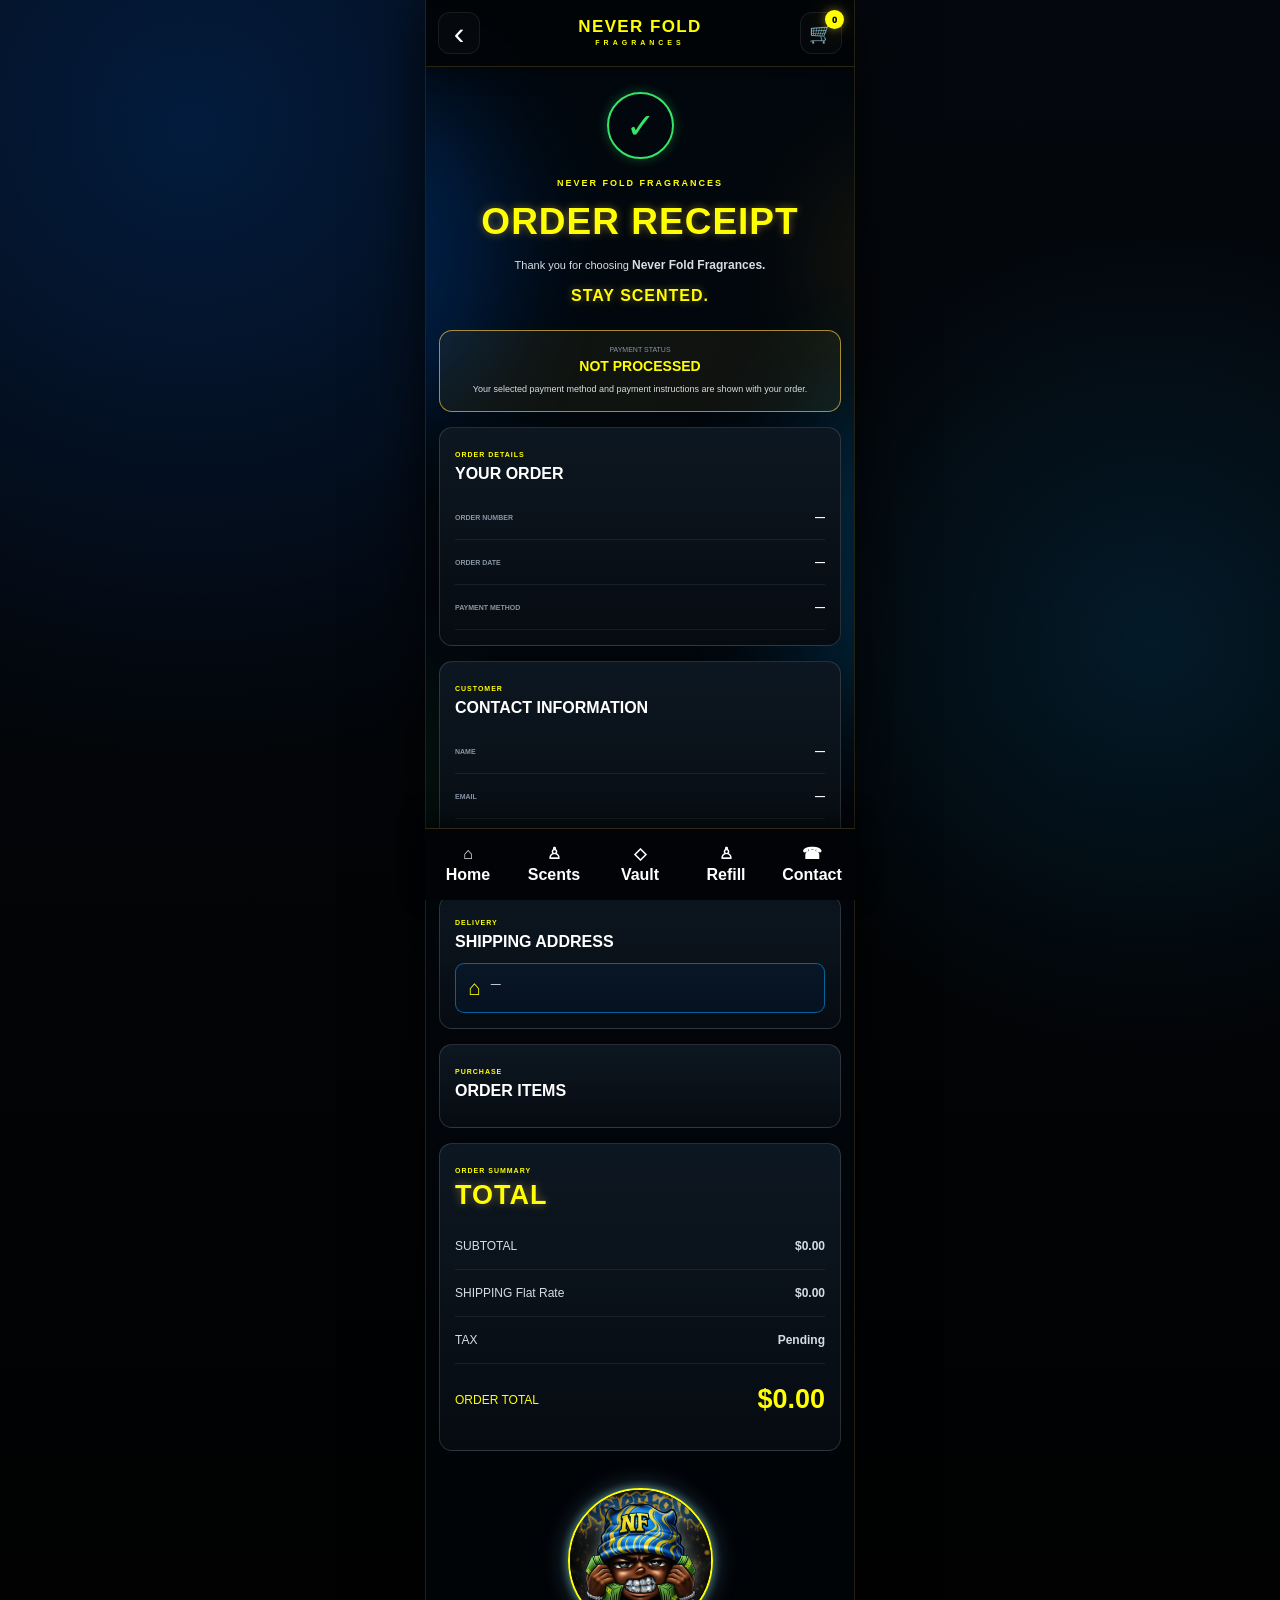
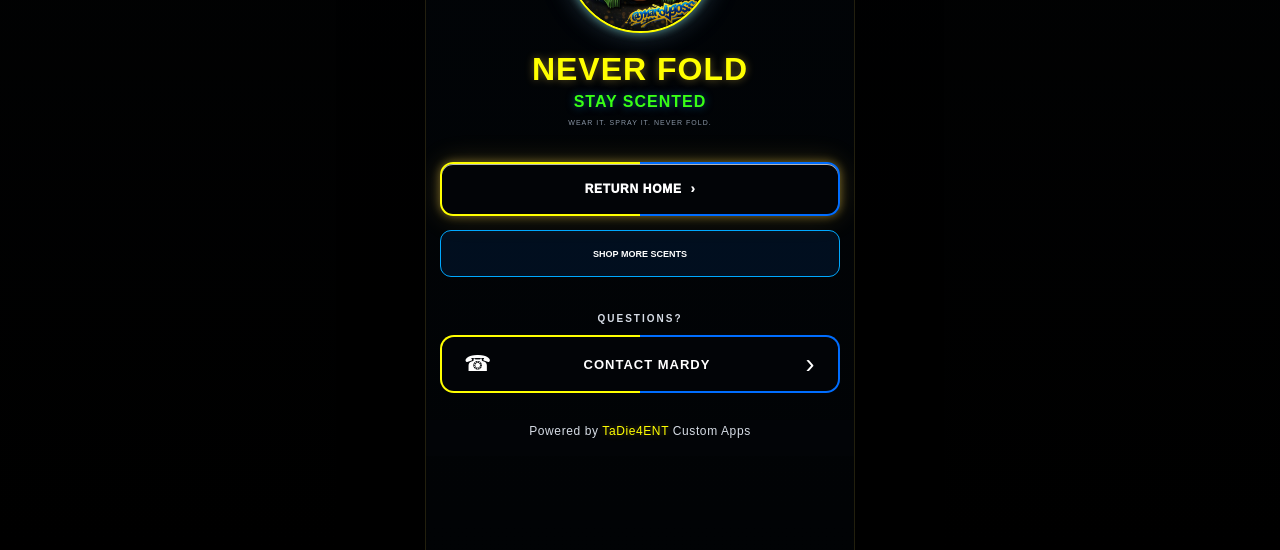
<file: receipt.html>
<!DOCTYPE html>
<html lang="en">

<head>
    <meta charset="UTF-8">

    <meta
        name="viewport"
        content="width=device-width, initial-scale=1.0"
    >

    <meta name="theme-color" content="#02070d">

    <title>
        Order Receipt | Never Fold Fragrances
    </title>

    <link
        rel="stylesheet"
        href="styles.css"
    >
</head>


<body>

<div class="app receipt-app">


    <!-- =========================================
         SMOKE EFFECTS
    ========================================== -->

    <div
        class="smoke smoke-blue smoke-blue-one"
        aria-hidden="true"
    ></div>

    <div
        class="smoke smoke-blue smoke-blue-two"
        aria-hidden="true"
    ></div>

    <div
        class="smoke smoke-gold smoke-gold-one"
        aria-hidden="true"
    ></div>

    <div
        class="smoke smoke-green smoke-green-one"
        aria-hidden="true"
    ></div>



    <!-- =========================================
         HEADER
    ========================================== -->

    <header class="top-header">

        <a
            href="index.html"
            class="back-button"
            aria-label="Back to home"
        >
            ‹
        </a>


        <div class="brand-name">

            <strong>
                NEVER FOLD
            </strong>

            <span>
                FRAGRANCES
            </span>

        </div>


        <a
            href="cart.html"
            class="cart-button"
            aria-label="Shopping cart"
        >

            🛒

            <span class="cart-count">
                0
            </span>

        </a>

    </header>



    <!-- =========================================
         RECEIPT PAGE
    ========================================== -->

    <main class="receipt-page">


        <!-- =====================================
             HERO
        ====================================== -->

        <section class="receipt-hero">


            <div class="receipt-check">
                ✓
            </div>


            <p class="receipt-small-title">
                NEVER FOLD FRAGRANCES
            </p>


            <h1 class="graffiti-text">
                ORDER RECEIPT
            </h1>


            <p class="receipt-thank-you">
                Thank you for choosing
                <strong>Never Fold Fragrances.</strong>
            </p>


            <p class="receipt-tagline graffiti-text">
                STAY SCENTED.
            </p>

        </section>



        <!-- =====================================
             ORDER STATUS
        ====================================== -->

        <section class="receipt-status-card">


            <div class="receipt-status-heading">

                <small>
                    PAYMENT STATUS
                </small>


                <strong
                    id="paymentStatus"
                    data-payment-status
                >
                    NOT PROCESSED
                </strong>

            </div>

<p>
    Your selected payment method and payment instructions
    are shown with your order.
</p>
          


        </section>



        <!-- =====================================
             ORDER INFORMATION
        ====================================== -->

        <section class="receipt-section">


            <div class="receipt-section-heading">

                <small>
                    ORDER DETAILS
                </small>

                <h2>
                    YOUR ORDER
                </h2>

            </div>



            <div class="receipt-detail-row">

                <span>
                    ORDER NUMBER
                </span>

                <strong id="orderNumber">
                    —
                </strong>

            </div>



            <div class="receipt-detail-row">

                <span>
                    ORDER DATE
                </span>

                <strong id="orderDate">
                    —
                </strong>

            </div>

<div class="receipt-detail-row">

    <span>
        PAYMENT METHOD
    </span>

    <strong id="receiptPaymentMethod">
        —
    </strong>

</div>
        </section>



        <!-- =====================================
             CUSTOMER INFORMATION
        ====================================== -->

        <section class="receipt-section">


            <div class="receipt-section-heading">

                <small>
                    CUSTOMER
                </small>

                <h2>
                    CONTACT INFORMATION
                </h2>

            </div>



            <div class="receipt-detail-row receipt-detail-stack">

                <span>
                    NAME
                </span>

                <strong id="customerName">
                    —
                </strong>

            </div>



            <div class="receipt-detail-row receipt-detail-stack">

                <span>
                    EMAIL
                </span>

                <strong id="customerEmail">
                    —
                </strong>

            </div>



            <div class="receipt-detail-row receipt-detail-stack">

                <span>
                    PHONE
                </span>

                <strong id="customerPhone">
                    —
                </strong>

            </div>


        </section>



        <!-- =====================================
             SHIPPING
        ====================================== -->

        <section class="receipt-section">


            <div class="receipt-section-heading">

                <small>
                    DELIVERY
                </small>

                <h2>
                    SHIPPING ADDRESS
                </h2>

            </div>



            <div class="receipt-address-box">

                <span class="receipt-address-icon">
                    ⌂
                </span>


                <p id="receiptAddress">
                    —
                </p>

            </div>


        </section>



        <!-- =====================================
             ITEMS
        ====================================== -->

        <section class="receipt-section">


            <div class="receipt-section-heading">

                <small>
                    PURCHASE
                </small>

                <h2>
                    ORDER ITEMS
                </h2>

            </div>



            <div
                id="receiptItems"
                class="receipt-items"
            >
            </div>


        </section>



        <!-- =====================================
             TOTALS
        ====================================== -->

        <section class="receipt-total-section">


            <div class="receipt-total-heading">

                <small>
                    ORDER SUMMARY
                </small>

                <h2 class="graffiti-text">
                    TOTAL
                </h2>

            </div>



            <div class="receipt-summary-row">

                <span>
                    SUBTOTAL
                </span>

                <strong id="receiptSubtotal">
                    $0.00
                </strong>

            </div>



            <div class="receipt-summary-row">

                <div>

                    <span>
                        SHIPPING
                    </span>

                    <small>
                        Flat Rate
                    </small>

                </div>

                <strong id="receiptShipping">
                    $0.00
                </strong>

            </div>



            <div class="receipt-summary-row">

                <span>
                    TAX
                </span>

                <strong id="receiptTax">
                    Pending
                </strong>

            </div>



            <div class="receipt-grand-total">

                <span>
                    ORDER TOTAL
                </span>

                <strong id="receiptTotal">
                    $0.00
                </strong>

            </div>


        </section>



        <!-- =====================================
             BRAND MESSAGE
        ====================================== -->

        <section class="receipt-brand-message">


            <img
                src="images/img_NFlogo.jpg"
                alt="Never Fold Fragrances"
                class="receipt-logo"
            >


            <p class="graffiti-text">
                NEVER FOLD
            </p>


            <span class="stay-scented-text">
                Stay Scented
            </span>


            <small>
                WEAR IT. SPRAY IT. NEVER FOLD.
            </small>


        </section>



        <!-- =====================================
             RETURN HOME
        ====================================== -->

        <a
            href="index.html"
            class="receipt-home-button"
        >
            <span>
                RETURN HOME
            </span>

            <span>
                ›
            </span>
        </a>



        <!-- =====================================
             CONTINUE SHOPPING
        ====================================== -->

        <a
            href="scents.html"
            class="receipt-shop-button"
        >
            SHOP MORE SCENTS
        </a>



        <!-- =====================================
             CONTACT MARDY
             SAME ON EVERY PAGE
        ====================================== -->

        <section class="home-contact-section">

            <p class="home-contact-question">
                QUESTIONS?
            </p>


            <a
                href="contact.html"
                class="home-contact-button"
            >

                <span class="home-contact-icon">
                    ☎
                </span>

                <strong>
                    CONTACT MARDY
                </strong>

                <span class="home-contact-arrow">
                    ›
                </span>

            </a>

        </section>


    </main>

<div class="powered-by">
    Powered by <strong>TaDie4ENT</strong> Custom Apps
</div>

    <!-- =========================================
         BOTTOM NAVIGATION
    ========================================== -->

    <nav class="bottom-nav">


        <a
            href="index.html"
            class="nav-item"
        >

            <span class="nav-icon">
                ⌂
            </span>

            <span>
                Home
            </span>

        </a>



        <a
            href="scents.html"
            class="nav-item"
        >

            <span class="nav-icon">
                ♙
            </span>

            <span>
                Scents
            </span>

        </a>



        <a
            href="vault.html"
            class="nav-item"
        >

            <span class="nav-icon">
                ◇
            </span>

            <span>
                Vault
            </span>

        </a>



        <a
            href="refills.html"
            class="nav-item"
        >

            <span class="nav-icon">
                ♙
            </span>

            <span>
                Refill
            </span>

        </a>



        <a
            href="contact.html"
            class="nav-item"
        >

            <span class="nav-icon">
                ☎
            </span>

            <span>
                Contact
            </span>

        </a>


    </nav>


</div>



<!-- =========================================
     KEEP EXISTING JAVASCRIPT
========================================== -->

<script src="script.js"></script>


</body>

</html>
</file>
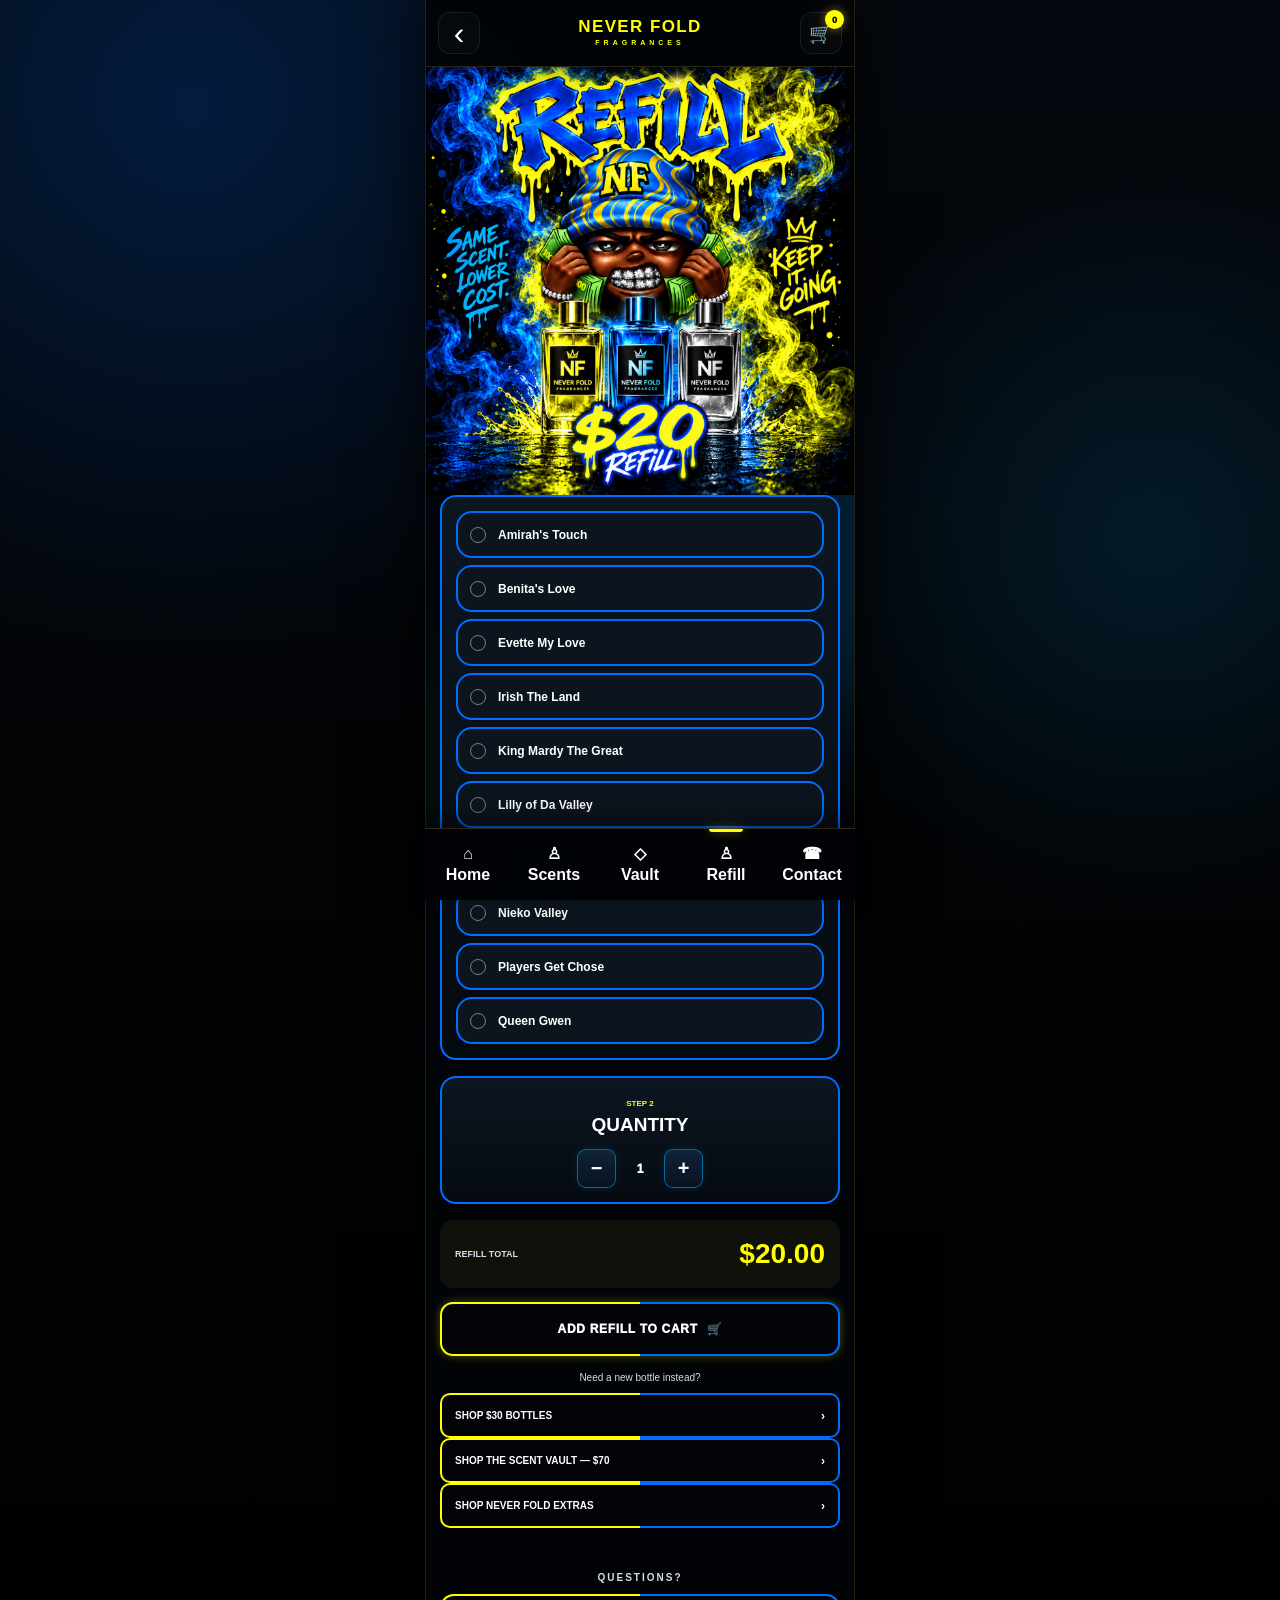
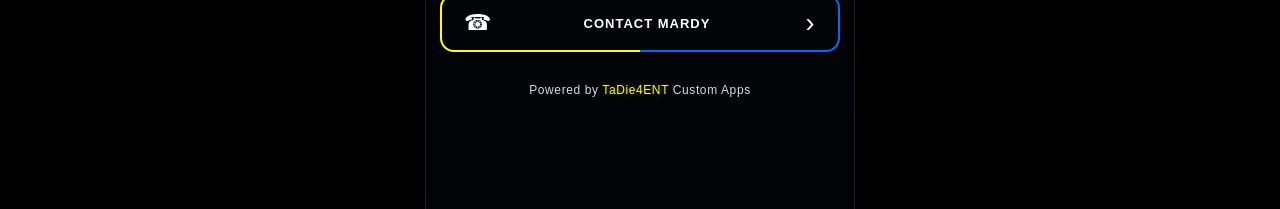
<file: refills.html>
<!DOCTYPE html>
<html lang="en">

<head>
    <meta charset="UTF-8">

    <meta
        name="viewport"
        content="width=device-width, initial-scale=1.0"
    >

    <meta name="theme-color" content="#02070d">

    <title>
        Refills | Never Fold Fragrances
    </title>

    <link
        rel="stylesheet"
        href="styles.css"
    >
</head>


<body>

<div class="app refill-app">


    <!-- =========================================
         SMOKE EFFECTS
         CSS WILL STYLE THESE
    ========================================== -->

    <div
        class="smoke smoke-blue smoke-blue-one"
        aria-hidden="true"
    ></div>

    <div
        class="smoke smoke-blue smoke-blue-two"
        aria-hidden="true"
    ></div>

    <div
        class="smoke smoke-gold smoke-gold-one"
        aria-hidden="true"
    ></div>

    <div
        class="smoke smoke-green smoke-green-one"
        aria-hidden="true"
    ></div>



    <!-- =========================================
         HEADER
    ========================================== -->

    <header class="top-header">

        <a
            href="index.html"
            class="back-button"
            aria-label="Back to home"
        >
            ‹
        </a>


        <div class="brand-name">

            <strong>
                NEVER FOLD
            </strong>

            <span>
                FRAGRANCES
            </span>

        </div>


        <a
            href="cart.html"
            class="cart-button"
            aria-label="Shopping cart"
        >

            🛒

            <span class="cart-count">
                0
            </span>

        </a>

    </header>



    <!-- =========================================
         REFILL PAGE
    ========================================== -->

    <main class="refill-page">


        <!-- =====================================
             HERO
        ====================================== -->

       <!-- =====================================
     REFILL HERO IMAGE
====================================== -->

<section class="refill-hero-image-section">

    <img
       src="images/IMG_REFILL.png"
        alt="Never Fold Fragrances $20 Refills"
        class="refill-main-image"
    >

</section>



        


        

        <!-- =====================================
             CHOOSE YOUR SCENT
        ====================================== -->

        <section class="refill-order-section">


          

            <div class="refill-scent-list">


                <!-- 1 -->

                <label class="refill-scent-option">

                    <input
                        type="radio"
                        name="refillScent"
                        value="Amirah's Touch"
                        data-name="Amirah's Touch"
                    >

                    <span class="refill-radio"></span>

                    <strong>
                        Amirah's Touch
                    </strong>

                    <span class="refill-check">
                        ✓
                    </span>

                </label>



                <!-- 2 -->

                <label class="refill-scent-option">

                    <input
                        type="radio"
                        name="refillScent"
                        value="Benita's Love"
                        data-name="Benita's Love"
                    >

                    <span class="refill-radio"></span>

                    <strong>
                        Benita's Love
                    </strong>

                    <span class="refill-check">
                        ✓
                    </span>

                </label>



                <!-- 3 -->

                <label class="refill-scent-option">

                    <input
                        type="radio"
                        name="refillScent"
                        value="Evette My Love"
                        data-name="Evette My Love"
                    >

                    <span class="refill-radio"></span>

                    <strong>
                        Evette My Love
                    </strong>

                    <span class="refill-check">
                        ✓
                    </span>

                </label>



                <!-- 4 -->

                <label class="refill-scent-option">

                    <input
                        type="radio"
                        name="refillScent"
                        value="Irish The Land"
                        data-name="Irish The Land"
                    >

                    <span class="refill-radio"></span>

                    <strong>
                        Irish The Land
                    </strong>

                    <span class="refill-check">
                        ✓
                    </span>

                </label>



                <!-- 5 -->

                <label class="refill-scent-option">

                    <input
                        type="radio"
                        name="refillScent"
                        value="King Mardy The Great"
                        data-name="King Mardy The Great"
                    >

                    <span class="refill-radio"></span>

                    <strong>
                        King Mardy The Great
                    </strong>

                    <span class="refill-check">
                        ✓
                    </span>

                </label>



                <!-- 6 -->

                <label class="refill-scent-option">

                    <input
                        type="radio"
                        name="refillScent"
                        value="Lilly of Da Valley"
                        data-name="Lilly of Da Valley"
                    >

                    <span class="refill-radio"></span>

                    <strong>
                        Lilly of Da Valley
                    </strong>

                    <span class="refill-check">
                        ✓
                    </span>

                </label>



                <!-- 7 -->

                <label class="refill-scent-option">

                    <input
                        type="radio"
                        name="refillScent"
                        value="Man of the Hour"
                        data-name="Man of the Hour"
                    >

                    <span class="refill-radio"></span>

                    <strong>
                        Man of the Hour
                    </strong>

                    <span class="refill-check">
                        ✓
                    </span>

                </label>



                <!-- 8 -->

                <label class="refill-scent-option">

                    <input
                        type="radio"
                        name="refillScent"
                        value="Nieko Valley"
                        data-name="Nieko Valley"
                    >

                    <span class="refill-radio"></span>

                    <strong>
                        Nieko Valley
                    </strong>

                    <span class="refill-check">
                        ✓
                    </span>

                </label>



                <!-- 9 -->

                <label class="refill-scent-option">

                    <input
                        type="radio"
                        name="refillScent"
                        value="Players Get Choose"
                        data-name="Players Get Chose"
                    >

                    <span class="refill-radio"></span>

                    <strong>
                        Players Get Chose
                    </strong>

                    <span class="refill-check">
                        ✓
                    </span>

                </label>



                <!-- 10 -->

                <label class="refill-scent-option">

                    <input
                        type="radio"
                        name="refillScent"
                        value="Queen Gwen"
                        data-name="Queen Gwen"
                    >

                    <span class="refill-radio"></span>

                    <strong>
                        Queen Gwen
                    </strong>

                    <span class="refill-check">
                        ✓
                    </span>

                </label>


            </div>


        </section>



        <!-- =====================================
             QUANTITY
        ====================================== -->

        <section class="refill-quantity-section">


            <div class="refill-section-heading">

                <span>
                    STEP 2
                </span>

                <h2>
                    QUANTITY
                </h2>

            </div>



            <div class="refill-quantity">


                <button
                    type="button"
                    class="refill-minus"
                    data-action="refill-minus"
                    aria-label="Decrease refill quantity"
                >
                    −
                </button>


                <span
                    id="refillQuantity"
                    class="refill-quantity-number"
                    data-refill-quantity
                >
                    1
                </span>


                <button
                    type="button"
                    class="refill-plus"
                    data-action="refill-plus"
                    aria-label="Increase refill quantity"
                >
                    +
                </button>


            </div>


        </section>



        <!-- =====================================
             TOTAL
        ====================================== -->

        <section class="refill-total-section">


            <span>
                REFILL TOTAL
            </span>


            <strong
                id="refillTotal"
                data-refill-total
            >
                $20.00
            </strong>


        </section>



        <!-- =====================================
             ADD REFILL TO CART
        ====================================== -->

        <button
            type="button"
            id="addRefillToCart"
            class="refill-add-cart"
            data-action="add-refill"
        >

            <span>
                ADD REFILL TO CART
            </span>

            <span>
                🛒
            </span>

        </button>



        <!-- =====================================
             NEW BOTTLE
        ====================================== -->

        <section class="refill-new-bottle">

            <p>
                Need a new bottle instead?
            </p>


            <a
                href="scents.html"
                class="refill-shop-new"
            >
                SHOP $30 BOTTLES
                <span>›</span>
            </a>

            <a href="vault.html" class="refill-shop-new">
    SHOP THE SCENT VAULT — $70
    <span>›</span>
</a>
   <a href="extras.html" class="refill-shop-new">
    SHOP NEVER FOLD EXTRAS
    <span>›</span>
</a>         
        </section>



        <!-- =====================================
             CONTACT MARDY
             SAME ON EVERY PAGE
        ====================================== -->

        <section class="home-contact-section">

            <p class="home-contact-question">
                QUESTIONS?
            </p>


            <a
                href="contact.html"
                class="home-contact-button"
            >

                <span class="home-contact-icon">
                    ☎
                </span>

                <strong>
                    CONTACT MARDY
                </strong>

                <span class="home-contact-arrow">
                    ›
                </span>

            </a>

        </section>


    </main>

<div class="powered-by">
    Powered by <strong>TaDie4ENT</strong> Custom Apps
</div>

    <!-- =========================================
         BOTTOM NAVIGATION
    ========================================== -->

    <nav class="bottom-nav">


        <a
            href="index.html"
            class="nav-item"
        >

            <span class="nav-icon">
                ⌂
            </span>

            <span>
                Home
            </span>

        </a>



        <a
            href="scents.html"
            class="nav-item"
        >

            <span class="nav-icon">
                ♙
            </span>

            <span>
                Scents
            </span>

        </a>



        <a
            href="vault.html"
            class="nav-item"
        >

            <span class="nav-icon">
                ◇
            </span>

            <span>
                Vault
            </span>

        </a>



        <a
            href="refills.html"
            class="nav-item active"
        >

            <span class="nav-icon">
                ♙
            </span>

            <span>
                Refill
            </span>

        </a>



        <a
            href="contact.html"
            class="nav-item"
        >

            <span class="nav-icon">
                ☎
            </span>

            <span>
                Contact
            </span>

        </a>


    </nav>


</div>



<!-- =========================================
     KEEP EXISTING JAVASCRIPT
     $20 x QUANTITY LOGIC STAYS
========================================== -->

<script src="script.js"></script>


</body>

</html>
</file>
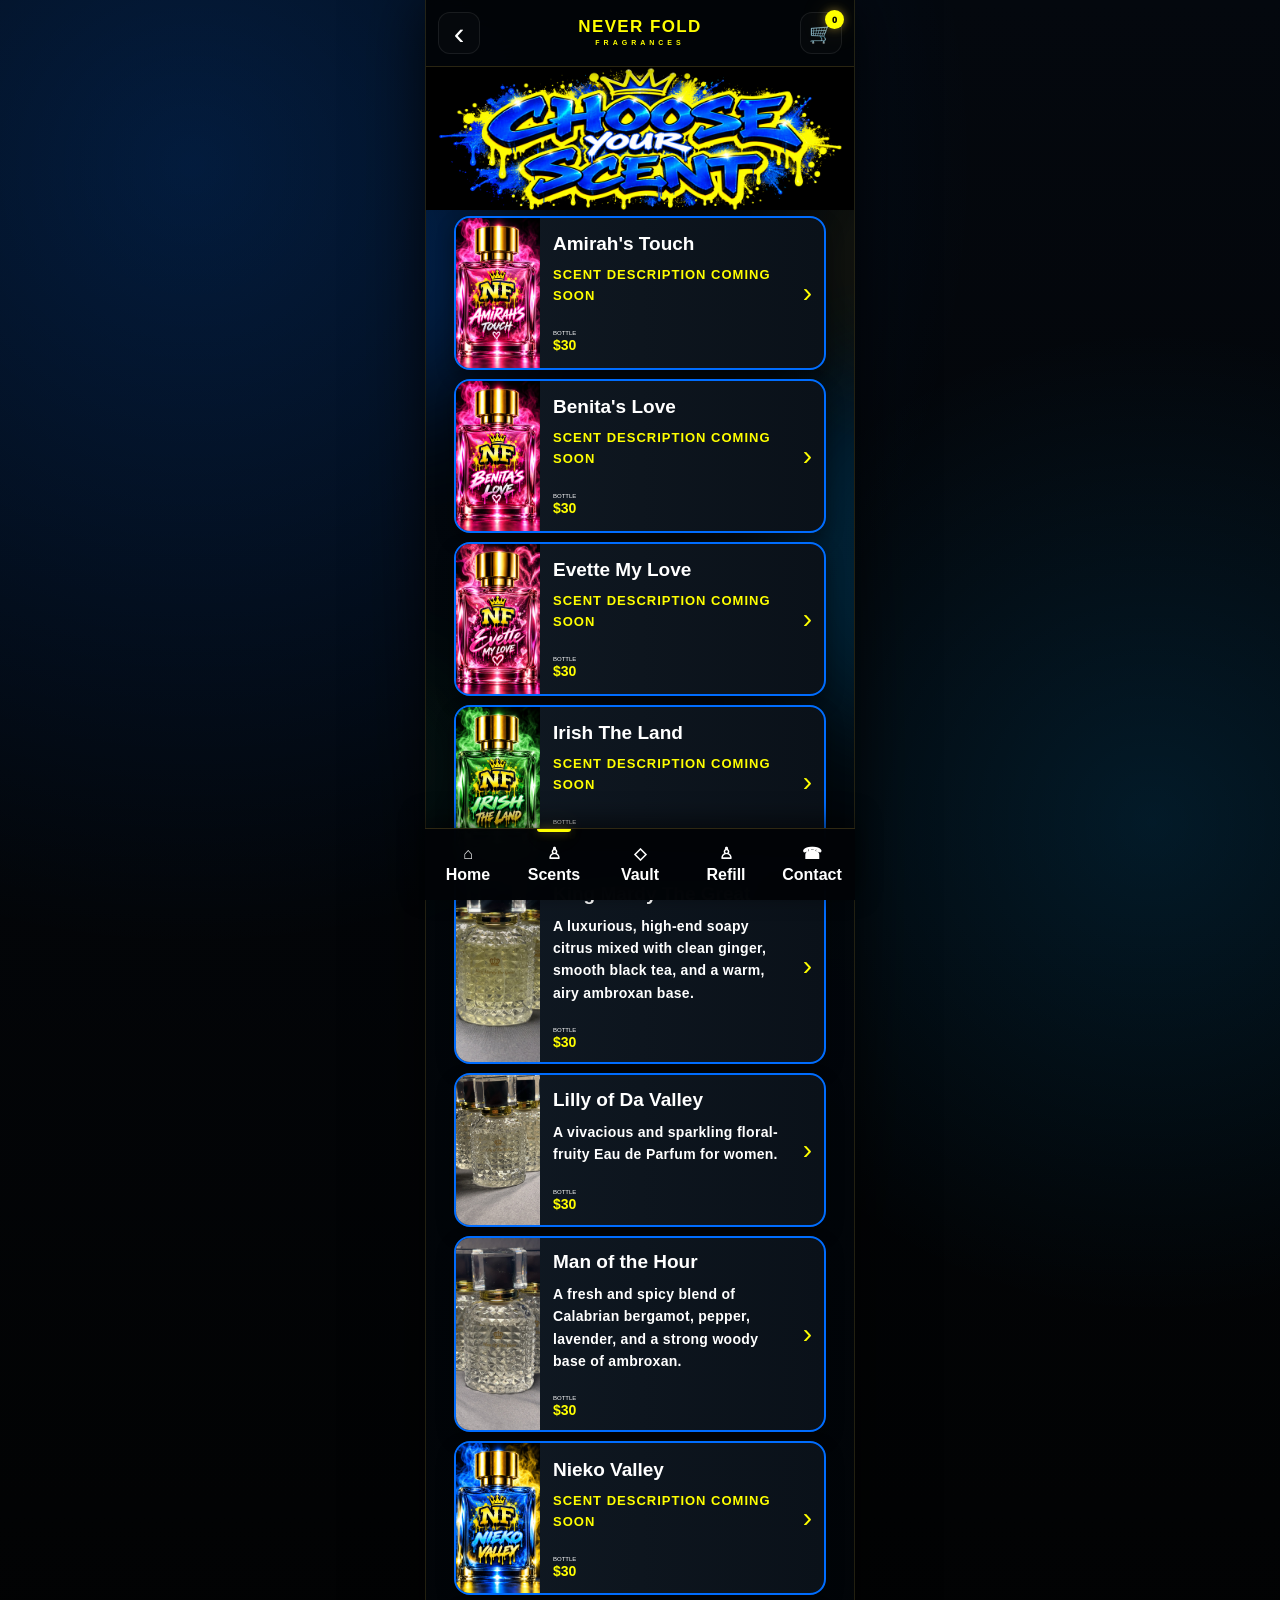
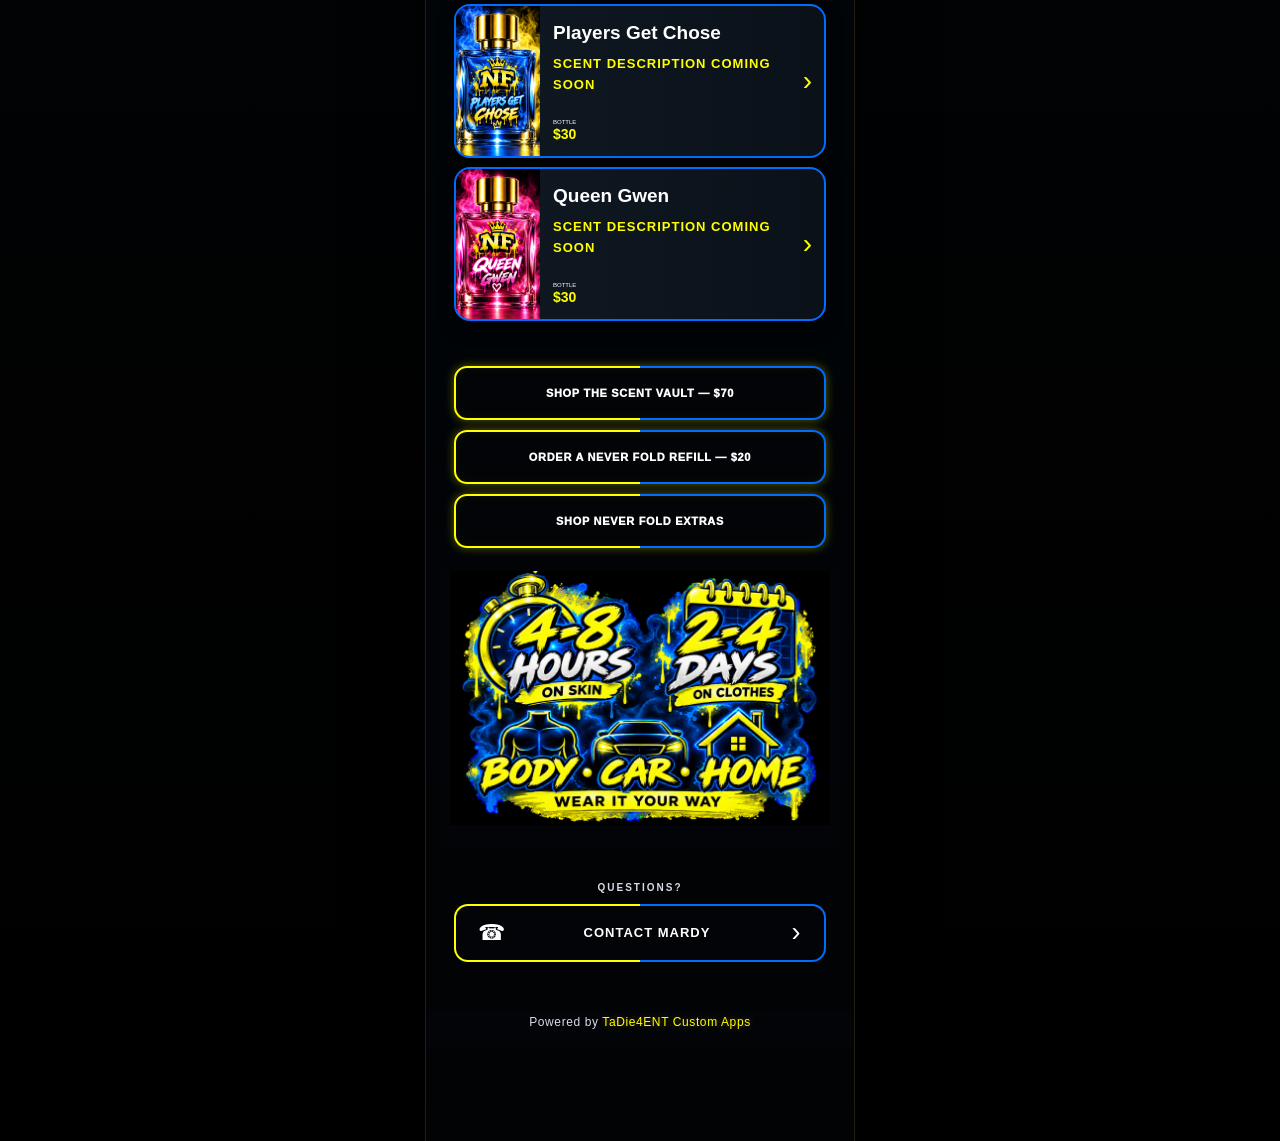
<file: scents.html>
<!DOCTYPE html>
<html lang="en">

<head>
    <meta charset="UTF-8">

    <meta
        name="viewport"
        content="width=device-width, initial-scale=1.0"
    >

    <meta name="theme-color" content="#02070d">

    <title>
        Never Fold Scents | Never Fold Fragrances
    </title>

    <link
        rel="stylesheet"
        href="styles.css"
    >
</head>


<body>

<div class="app collection-app">


    <!-- =========================================
         SMOKE EFFECTS
         CSS WILL STYLE THESE
    ========================================== -->

    <div
        class="smoke smoke-blue smoke-blue-one"
        aria-hidden="true"
    ></div>

    <div
        class="smoke smoke-blue smoke-blue-two"
        aria-hidden="true"
    ></div>

    <div
        class="smoke smoke-gold smoke-gold-one"
        aria-hidden="true"
    ></div>

    <div
        class="smoke smoke-green smoke-green-one"
        aria-hidden="true"
    ></div>



    <!-- =========================================
         HEADER
    ========================================== -->

    <header class="top-header">

        <a
            href="index.html"
            class="back-button"
            aria-label="Back to home"
        >
            ‹
        </a>


        <div class="brand-name">

            <strong>
                NEVER FOLD
            </strong>

            <span>
                FRAGRANCES
            </span>

        </div>


        <a
            href="cart.html"
            class="cart-button"
            aria-label="Shopping cart"
        >

            🛒

            <span class="cart-count">
                0
            </span>

        </a>

    </header>



    <!-- =========================================
         SCENTS PAGE
    ========================================== -->

    <main class="collection-page">


        <!-- =====================================
             HERO
        ====================================== -->

   
<section class="scents-graffiti-heading">


    <img
       src="images/IMG_Scentnew.png"
        alt="Choose Your Scent"
        class="choose-scent-image"
    >

</section>


        <!-- =====================================
             SCENT LIST
             ALPHABETICAL A-Z
        ====================================== -->

        <section class="fragrance-list">


<!-- =====================================
     SCENT LIST — REAL FRAGRANCE IMAGES
====================================== -->

<section class="fragrance-list">

    <!-- 1. AMIRAH'S TOUCH -->
    <article class="fragrance-card">
        <div class="bottle-stage">
            <img
                src="images/IMG_amirahs.png"
                alt="Amirah's Touch"
                class="fragrance-bottle-image"
            >
        </div>

        <div class="fragrance-details">
            <h3 class="scent-graffiti-name">Amirah's Touch</h3>
<p class="scent-description scent-coming-soon">
    SCENT DESCRIPTION COMING SOON
</p>
            <div class="card-bottom">
                <div class="price">
                    <small>BOTTLE</small>
                    <strong>$30</strong>
                </div>

                <a href="product.html?product=amirahs-touch"
                   class="shop-button">
                    <span>VIEW SCENT</span>
                    <span>›</span>
                </a>
            </div>
        </div>
    </article>


    <!-- 2. BENITA'S LOVE -->
    <article class="fragrance-card">
        <div class="bottle-stage">
            <img
                src="images/IMG_benita.png"
                alt="Benita's Love"
                class="fragrance-bottle-image"
            >
        </div>

        <div class="fragrance-details">
            <h3 class="scent-graffiti-name">Benita's Love</h3>
<p class="scent-description scent-coming-soon">
    SCENT DESCRIPTION COMING SOON
</p>
            <div class="card-bottom">
                <div class="price">
                    <small>BOTTLE</small>
                    <strong>$30</strong>
                </div>

                <a href="product.html?product=benitas-love"
                   class="shop-button">
                    <span>VIEW SCENT</span>
                    <span>›</span>
                </a>
            </div>
        </div>
    </article>


    <!-- 3. EVETTE MY LOVE -->
    <article class="fragrance-card">
        <div class="bottle-stage">
            <img
                src="images/IMG_Evette.png"
                alt="Evette My Love"
                class="fragrance-bottle-image"
            >
        </div>

        <div class="fragrance-details">
            <h3 class="scent-graffiti-name">Evette My Love</h3>
<p class="scent-description scent-coming-soon">
    SCENT DESCRIPTION COMING SOON
</p>
            <div class="card-bottom">
                <div class="price">
                    <small>BOTTLE</small>
                    <strong>$30</strong>
                </div>

                <a href="product.html?product=evette-my-love"
                   class="shop-button">
                    <span>VIEW SCENT</span>
                    <span>›</span>
                </a>
            </div>
        </div>
    </article>


    <!-- 4. IRISH THE LAND -->
    <article class="fragrance-card">
        <div class="bottle-stage">
            <img
                src="images/IMG_irishtheland.png"
                alt="Irish The Land"
                class="fragrance-bottle-image"
            >
        </div>

        <div class="fragrance-details">
            <h3 class="scent-graffiti-name">Irish The Land</h3>
<p class="scent-description scent-coming-soon">
    SCENT DESCRIPTION COMING SOON
</p>
            <div class="card-bottom">
                <div class="price">
                    <small>BOTTLE</small>
                    <strong>$30</strong>
                </div>

                <a href="product.html?product=irish-the-land"
                   class="shop-button">
                    <span>VIEW SCENT</span>
                    <span>›</span>
                </a>
            </div>
        </div>
    </article>


    <!-- 5. KING MARDY THE GREAT -->
    <article class="fragrance-card">
        <div class="bottle-stage">
        
<img
    src="images/IMG_KMDG.JPG"
    alt="King Mardy The Great"
    class="fragrance-bottle-image"
>
    
        </div>

        <div class="fragrance-details">
            <h3 class="scent-graffiti-name">King Mardy The Great</h3>

            <p class="scent-description">
    A luxurious, high-end soapy citrus mixed with clean ginger,
    smooth black tea, and a warm, airy ambroxan base.
</p>
            <div class="card-bottom">
                <div class="price">
                    <small>BOTTLE</small>
                    <strong>$30</strong>
                </div>

                <a href="product.html?product=king-mardy-the-great"
                   class="shop-button">
                    <span>VIEW SCENT</span>
                    <span>›</span>
                </a>
            </div>
        </div>
    </article>


    <!-- 6. LILLY OF DA VALLEY -->
    <article class="fragrance-card">
        <div class="bottle-stage">
          
<img
    src="images/IMG_LODV.JPG"
    alt="Lilly of Da Valley"
    class="fragrance-bottle-image"
>
 
        </div>

        <div class="fragrance-details">
            <h3 class="scent-graffiti-name">Lilly of Da Valley</h3>

            <p class="scent-description">
    A vivacious and sparkling floral-fruity Eau de Parfum for women.
</p>
            <div class="card-bottom">
                <div class="price">
                    <small>BOTTLE</small>
                    <strong>$30</strong>
                </div>

                <a href="product.html?product=lilly-of-da-valley"
                   class="shop-button">
                    <span>VIEW SCENT</span>
                    <span>›</span>
                </a>
            </div>
        </div>
    </article>


    <!-- 7. MAN OF THE HOUR -->
    <article class="fragrance-card">
        <div class="bottle-stage">
         
<img
    src="images/IMG_MODH.JPG"
    alt="Man of the Hour"
    class="fragrance-bottle-image"
>
  
        </div>

        <div class="fragrance-details">
            <h3 class="scent-graffiti-name">Man of the Hour</h3>

            <p class="scent-description">
    A fresh and spicy blend of Calabrian bergamot, pepper,
    lavender, and a strong woody base of ambroxan.
</p>
            <div class="card-bottom">
                <div class="price">
                    <small>BOTTLE</small>
                    <strong>$30</strong>
                </div>

                <a href="product.html?product=man-of-the-hour"
                   class="shop-button">
                    <span>VIEW SCENT</span>
                    <span>›</span>
                </a>
            </div>
        </div>
    </article>


    <!-- 8. NIEKO VALLEY -->
    <article class="fragrance-card">
        <div class="bottle-stage">
            <img
                src="images/IMG_niekovalley.png"
                alt="Nieko Valley"
                class="fragrance-bottle-image"
            >
        </div>

        <div class="fragrance-details">
            <h3 class="scent-graffiti-name">Nieko Valley</h3>
<p class="scent-description scent-coming-soon">
    SCENT DESCRIPTION COMING SOON
</p>
            <div class="card-bottom">
                <div class="price">
                    <small>BOTTLE</small>
                    <strong>$30</strong>
                </div>

                <a href="product.html?product=nieko-valley"
                   class="shop-button">
                    <span>VIEW SCENT</span>
                    <span>›</span>
                </a>
            </div>
        </div>
    </article>


    <!-- 9. PLAYERS GET CHOSE -->
    <article class="fragrance-card">
        <div class="bottle-stage">
           <img
    src="images/IMG_playersgetchose.png"
    alt="Players Get Chose"
    class="fragrance-bottle-image"
>
        </div>

        <div class="fragrance-details">
            <h3 class="scent-graffiti-name">Players Get Chose</h3>
<p class="scent-description scent-coming-soon">
    SCENT DESCRIPTION COMING SOON
</p>
            <div class="card-bottom">
                <div class="price">
                    <small>BOTTLE</small>
                    <strong>$30</strong>
                </div>

                <a href="product.html?product=players-get-chose"
                   class="shop-button">
                    <span>VIEW SCENT</span>
                    <span>›</span>
                </a>
            </div>
        </div>
    </article>


    <!-- 10. QUEEN GWEN -->
    <article class="fragrance-card">
        <div class="bottle-stage">
            <img
                src="images/IMG_queengwen.png"
                alt="Queen Gwen"
                class="fragrance-bottle-image"
            >
        </div>

        <div class="fragrance-details">
            <h3 class="scent-graffiti-name">Queen Gwen</h3>
<p class="scent-description scent-coming-soon">
    SCENT DESCRIPTION COMING SOON
</p>
            <div class="card-bottom">
                <div class="price">
                    <small>BOTTLE</small>
                    <strong>$30</strong>
                </div>

                <a href="product.html?product=queen-gwen"
                   class="shop-button">
                    <span>VIEW SCENT</span>
                    <span>›</span>
                </a>
            </div>
        </div>
    </article>

</section>

 <div class="vault-shop-navigation">

    <a href="vault.html" class="checkout-button">
        SHOP THE SCENT VAULT — $70
    </a>

    <a href="refills.html" class="checkout-button">
        ORDER A NEVER FOLD REFILL — $20
    </a>

    <a href="extras.html" class="checkout-button">
        SHOP NEVER FOLD EXTRAS
    </a>
</div>     
       
<!-- =====================================
     CONTACT MARDY
<!-- =====================================
     LONGEVITY / USES IMAGE
====================================== -->

<section class="nf-home-info-image">
    <img
       src="images/IMG_FOOTERNEW.png"
        alt="4–8 hours on skin, 2–4 days on clothes, Body Car Home"
    >
</section>

        <!-- =====================================
             CONTACT MARDY
             SAME FORMAT ON EVERY PAGE
        ====================================== -->

        <section class="home-contact-section">

            <p class="home-contact-question">
                QUESTIONS?
            </p>


            <a
                href="contact.html"
                class="home-contact-button"
            >

                <span class="home-contact-icon">
                    ☎
                </span>

                <strong>
                    CONTACT MARDY
                </strong>

                <span class="home-contact-arrow">
                    ›
                </span>

            </a>

        </section>


    </main>

<!-- =========================================
     POWERED BY TADIE4ENT
========================================== -->

<div class="powered-by">
    Powered by
    <strong>TaDie4ENT Custom Apps</strong>
</div>

    <!-- =========================================
         BOTTOM NAVIGATION
    ========================================== -->

    <nav class="bottom-nav">


        <a
            href="index.html"
            class="nav-item"
        >

            <span class="nav-icon">
                ⌂
            </span>

            <span>
                Home
            </span>

        </a>



        <a
            href="scents.html"
            class="nav-item active"
        >

            <span class="nav-icon">
                ♙
            </span>

            <span>
                Scents
            </span>

        </a>



        <a
            href="vault.html"
            class="nav-item"
        >

            <span class="nav-icon">
                ◇
            </span>

            <span>
                Vault
            </span>

        </a>



        <a
            href="refills.html"
            class="nav-item"
        >

            <span class="nav-icon">
                ♙
            </span>

            <span>
                Refill
            </span>

        </a>



        <a
            href="contact.html"
            class="nav-item"
        >

            <span class="nav-icon">
                ☎
            </span>

            <span>
                Contact
            </span>

        </a>


    </nav>


</div>


<!-- =========================================
     KEEP EXISTING JAVASCRIPT
========================================== -->

<script src="script.js"></script>


</body>

</html>
</file>
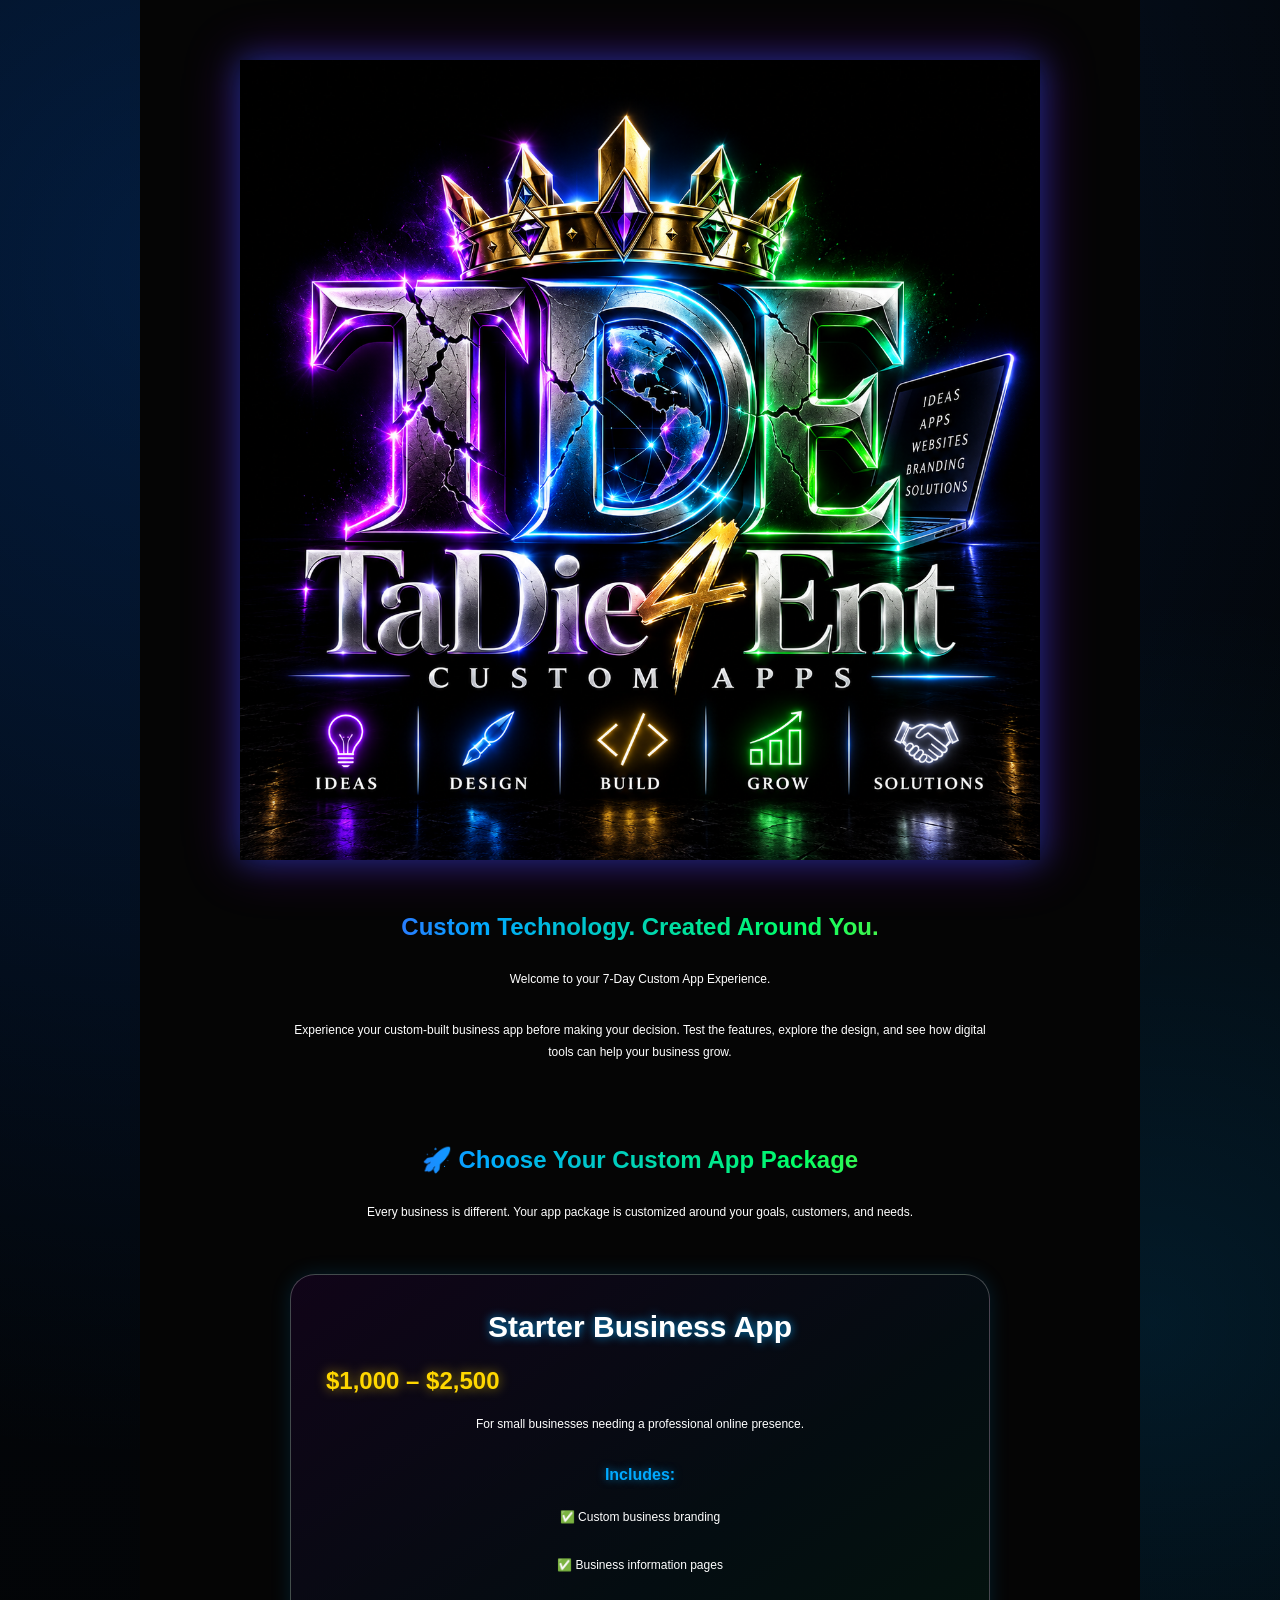
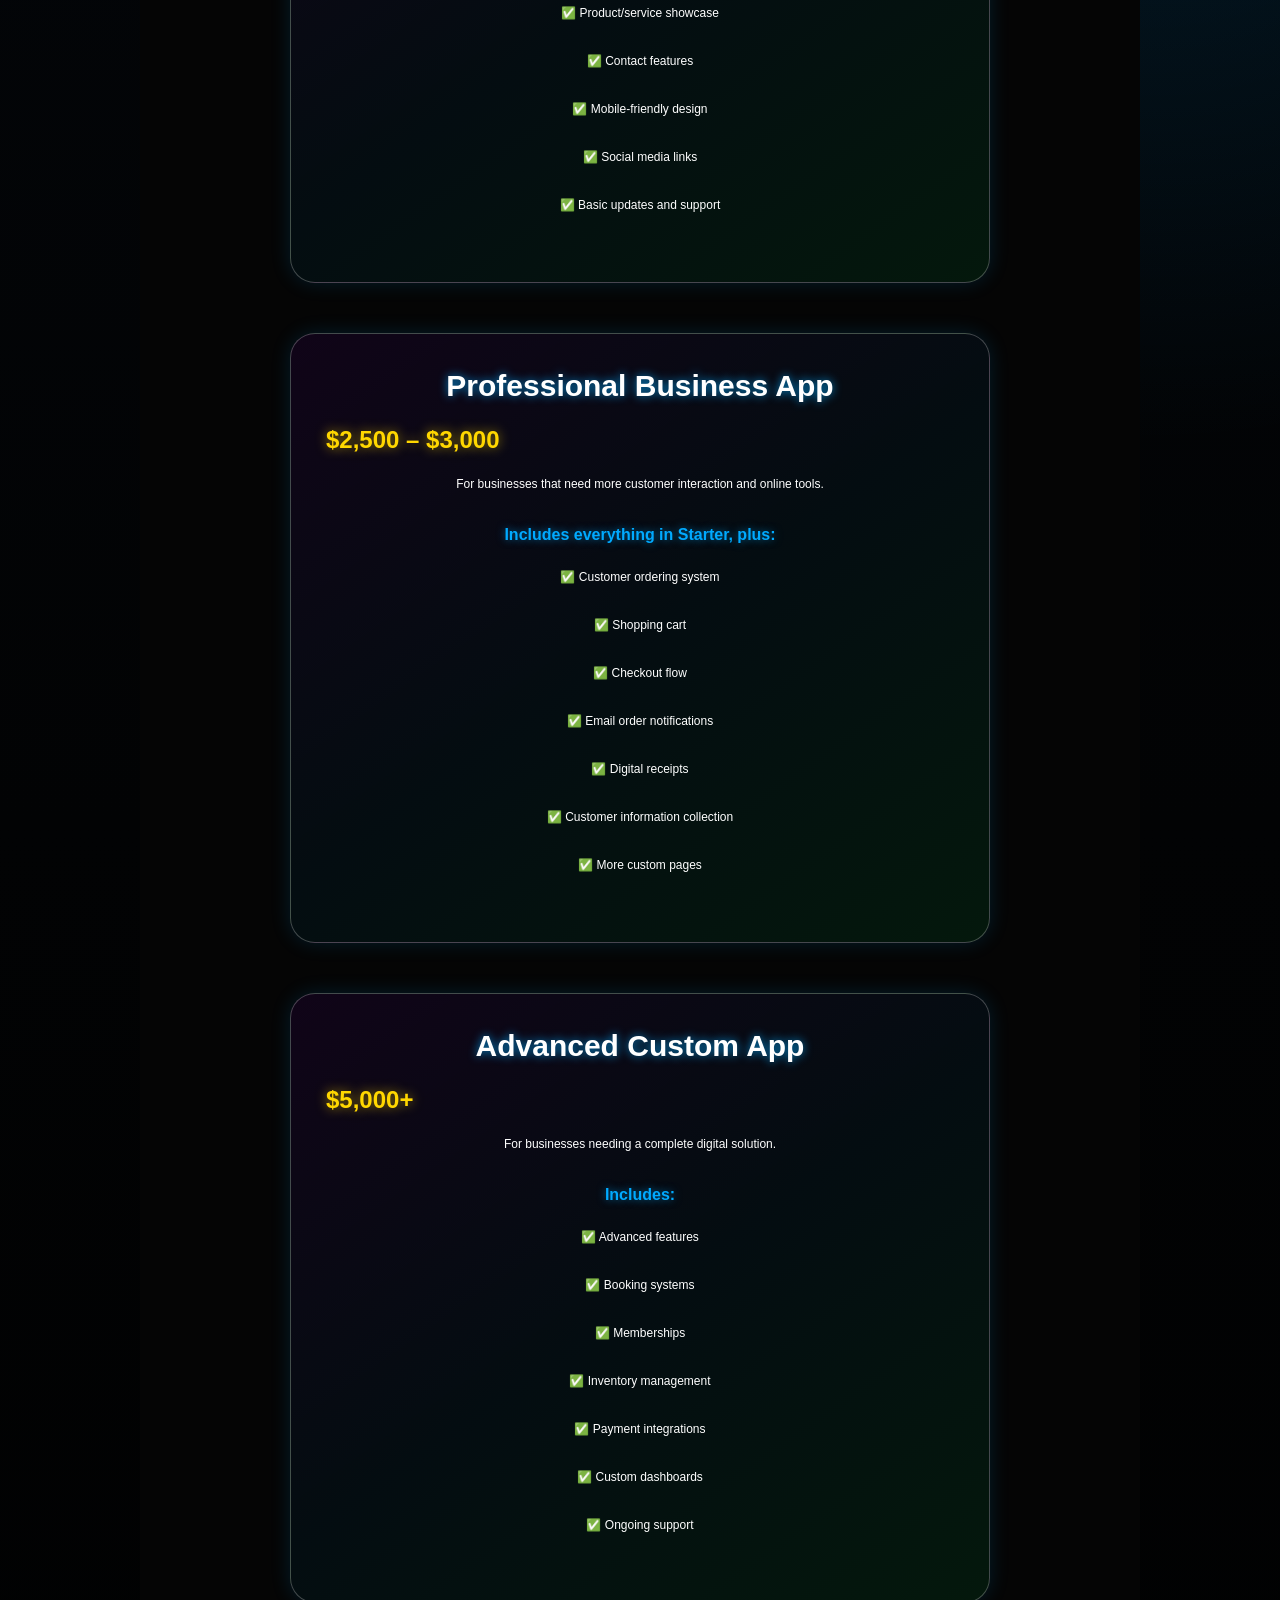
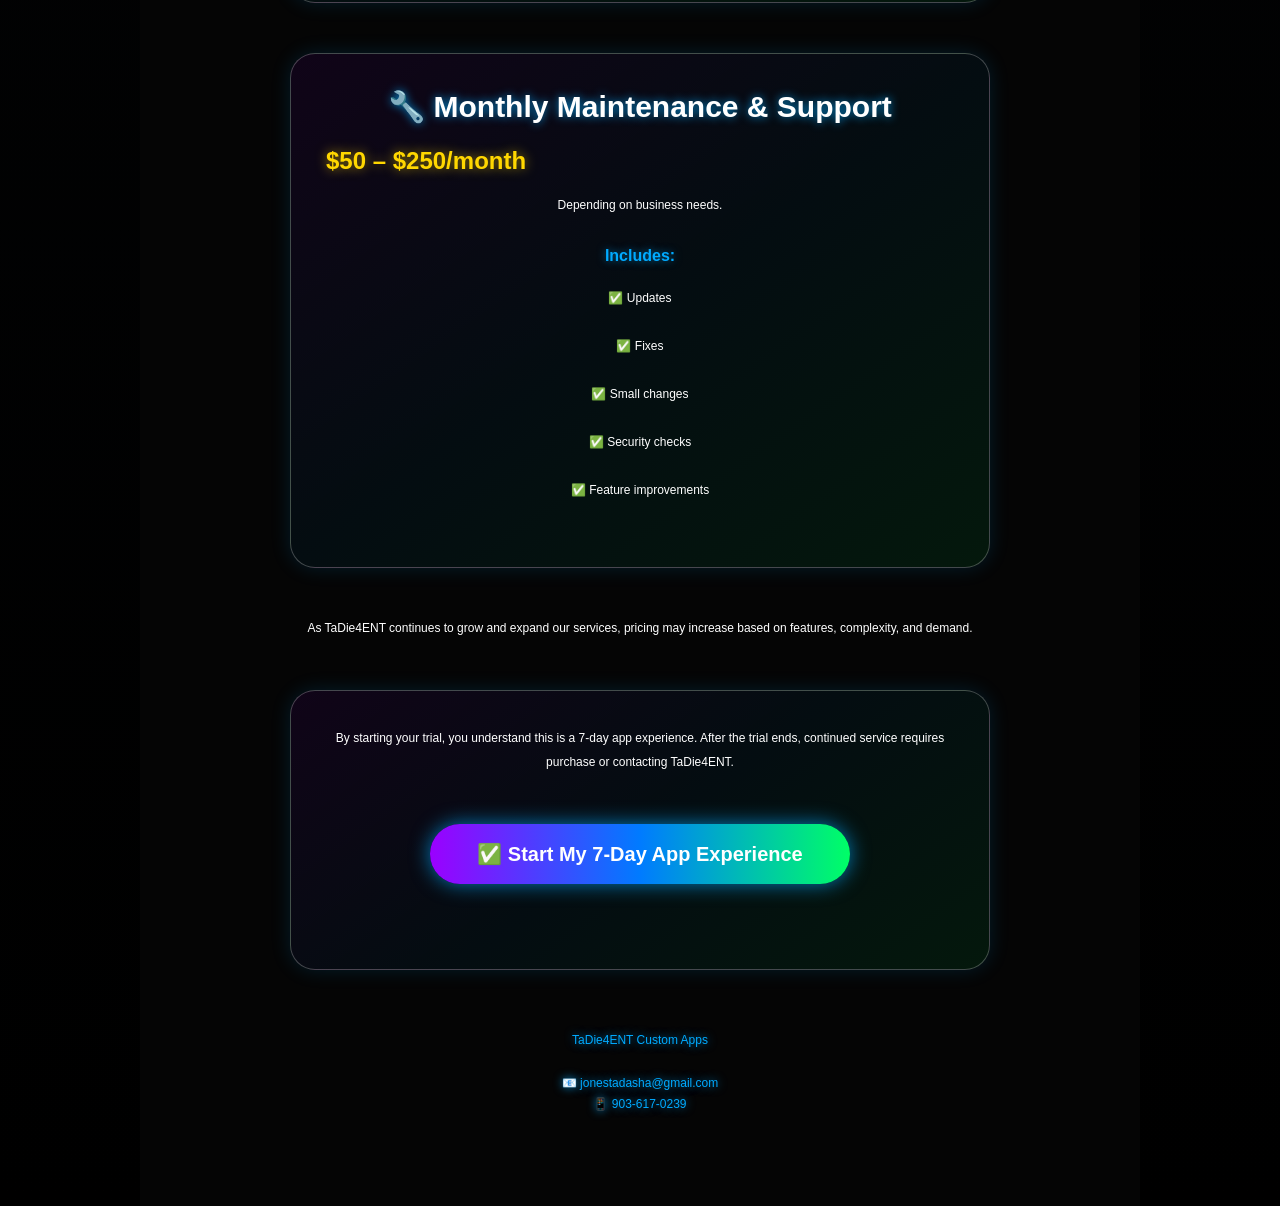
<file: trial-agreement.html>
<!DOCTYPE html>
<html lang="en">

<head>

<meta charset="UTF-8">

<meta name="viewport" content="width=device-width, initial-scale=1.0">

<title>Start Your 7-Day Trial | TaDie4ENT</title>

<link rel="stylesheet" href="styles.css">

</head>


<body>


<section class="trial-page">


<!-- BRAND HEADER -->

<section class="trial-brand">


<img
src="images/IMG_TENTNF.png"
alt="TaDie4ENT Custom Apps"
class="tadie-logo">


<h2>
Custom Technology. Created Around You.
</h2>


<p>
Welcome to your 7-Day Custom App Experience.
</p>


<p>
Experience your custom-built business app before making your decision.
Test the features, explore the design, and see how digital tools can help your business grow.
</p>


</section>



<!-- PACKAGES -->


<h2>
🚀 Choose Your Custom App Package
</h2>


<p>
Every business is different. Your app package is customized around your goals, customers, and needs.
</p>



<div class="price-card">


<h3>
Starter Business App
</h3>


<h2>
$1,000 – $2,500
</h2>


<p>
For small businesses needing a professional online presence.
</p>


<h4>
Includes:
</h4>


<p>

✅ Custom business branding<br><br>

✅ Business information pages<br><br>

✅ Product/service showcase<br><br>

✅ Contact features<br><br>

✅ Mobile-friendly design<br><br>

✅ Social media links<br><br>

✅ Basic updates and support

</p>


</div>




<div class="price-card">


<h3>
Professional Business App
</h3>


<h2>
$2,500 – $3,000
</h2>


<p>
For businesses that need more customer interaction and online tools.
</p>


<h4>
Includes everything in Starter, plus:
</h4>


<p>

✅ Customer ordering system<br><br>

✅ Shopping cart<br><br>

✅ Checkout flow<br><br>

✅ Email order notifications<br><br>

✅ Digital receipts<br><br>

✅ Customer information collection<br><br>

✅ More custom pages

</p>


</div>




<div class="price-card">


<h3>
Advanced Custom App
</h3>


<h2>
$5,000+
</h2>


<p>
For businesses needing a complete digital solution.
</p>


<h4>
Includes:
</h4>


<p>

✅ Advanced features<br><br>

✅ Booking systems<br><br>

✅ Memberships<br><br>

✅ Inventory management<br><br>

✅ Payment integrations<br><br>

✅ Custom dashboards<br><br>

✅ Ongoing support

</p>


</div>




<!-- SUPPORT -->

<div class="price-card">


<h3>
🔧 Monthly Maintenance & Support
</h3>


<h2>
$50 – $250/month
</h2>


<p>
Depending on business needs.
</p>


<h4>
Includes:
</h4>


<p>

✅ Updates<br><br>

✅ Fixes<br><br>

✅ Small changes<br><br>

✅ Security checks<br><br>

✅ Feature improvements

</p>


</div>



<!-- AGREEMENT -->

<p class="growth-note">

As TaDie4ENT continues to grow and expand our services, pricing may increase based on features, complexity, and demand.

</p>


<div class="price-card">


<p>

By starting your trial, you understand this is a 7-day app experience.

After the trial ends, continued service requires purchase or contacting TaDie4ENT.

</p>


<button onclick="startTrial()">

✅ Start My 7-Day App Experience

</button>


</div>



<!-- CONTACT -->


<p class="trial-contact">

TaDie4ENT Custom Apps

<br><br>

📧 jonestadasha@gmail.com

<br>

📱 903-617-0239

</p>


</section>


<script>

function startTrial(){

const key = "neverfold_trial_start";

if (!localStorage.getItem(key)) {

    localStorage.setItem(
        key,
        Date.now().toString()
    );

}

alert(
    "🚀 Your Custom App Experience Has Launched! Your 7-Day Trial Begins Now."
);

window.location.assign("index.html");

}

</script>


</body>

</html>
</file>
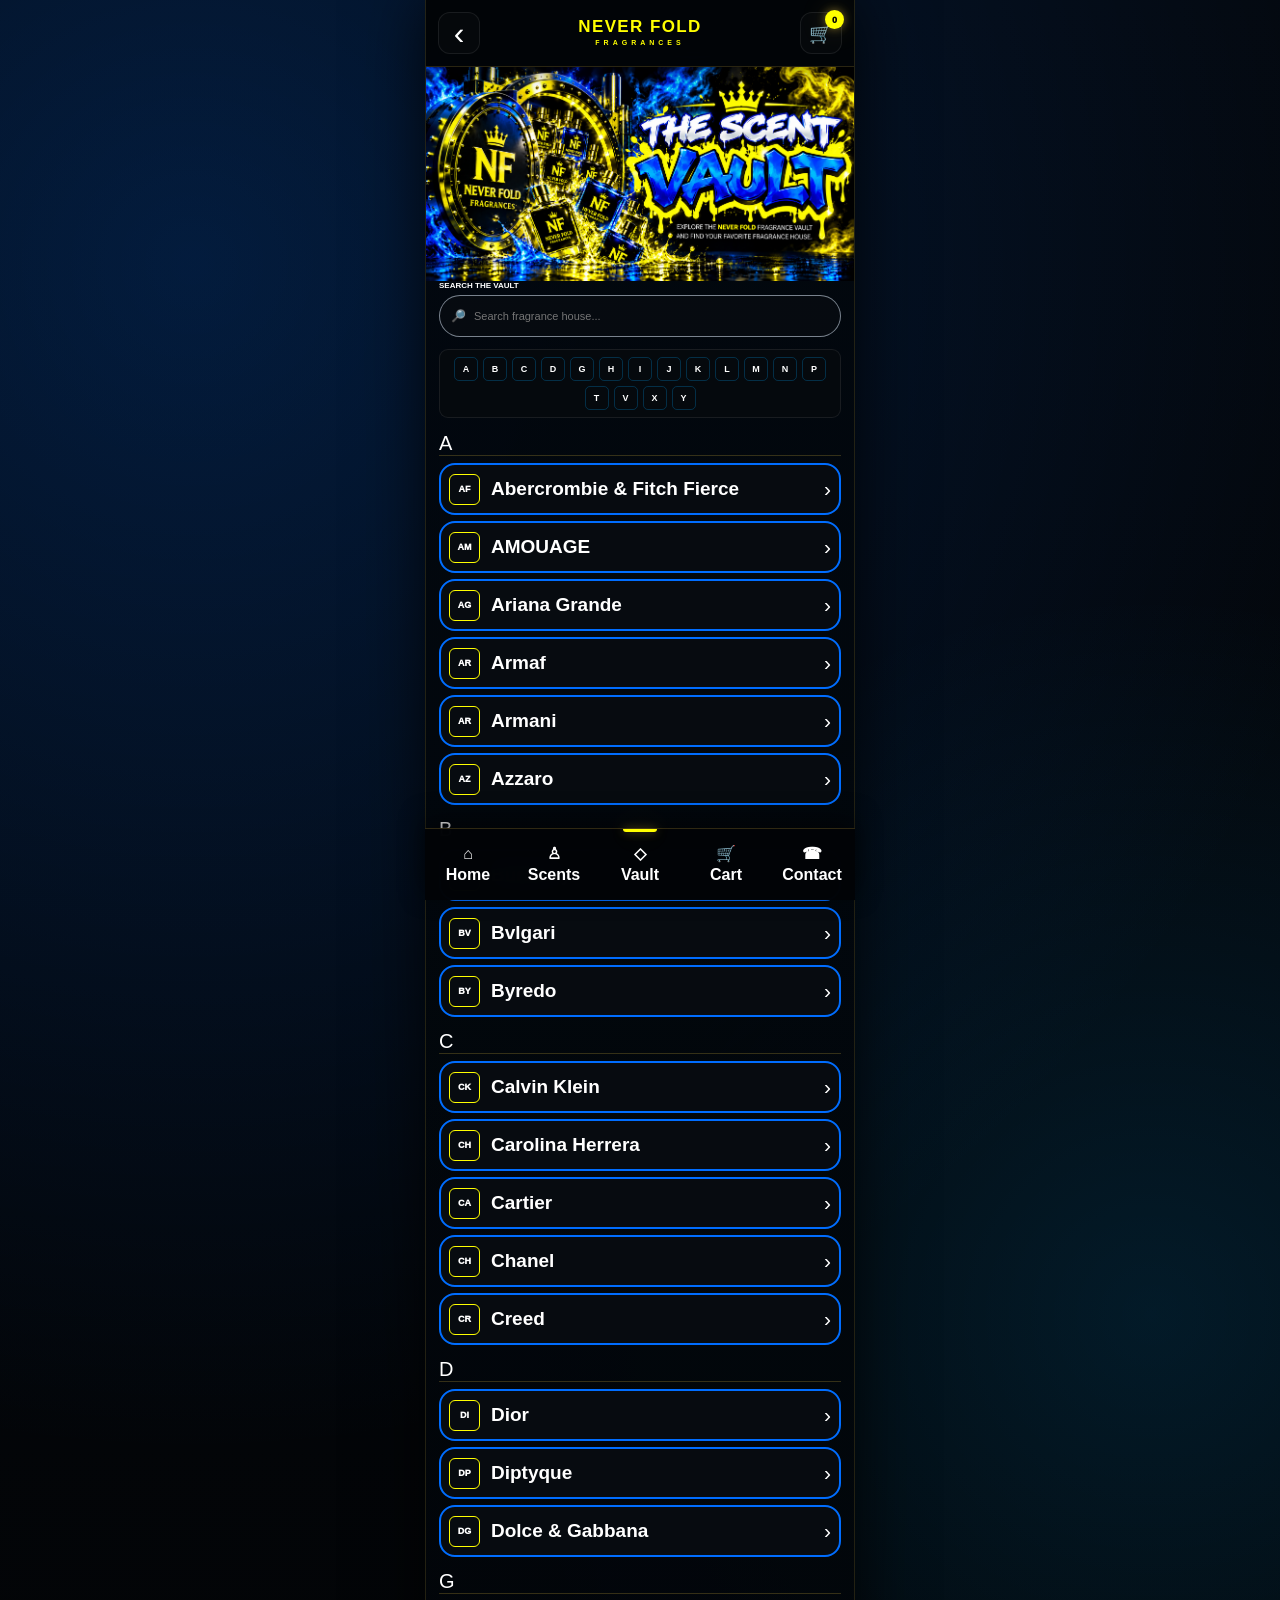
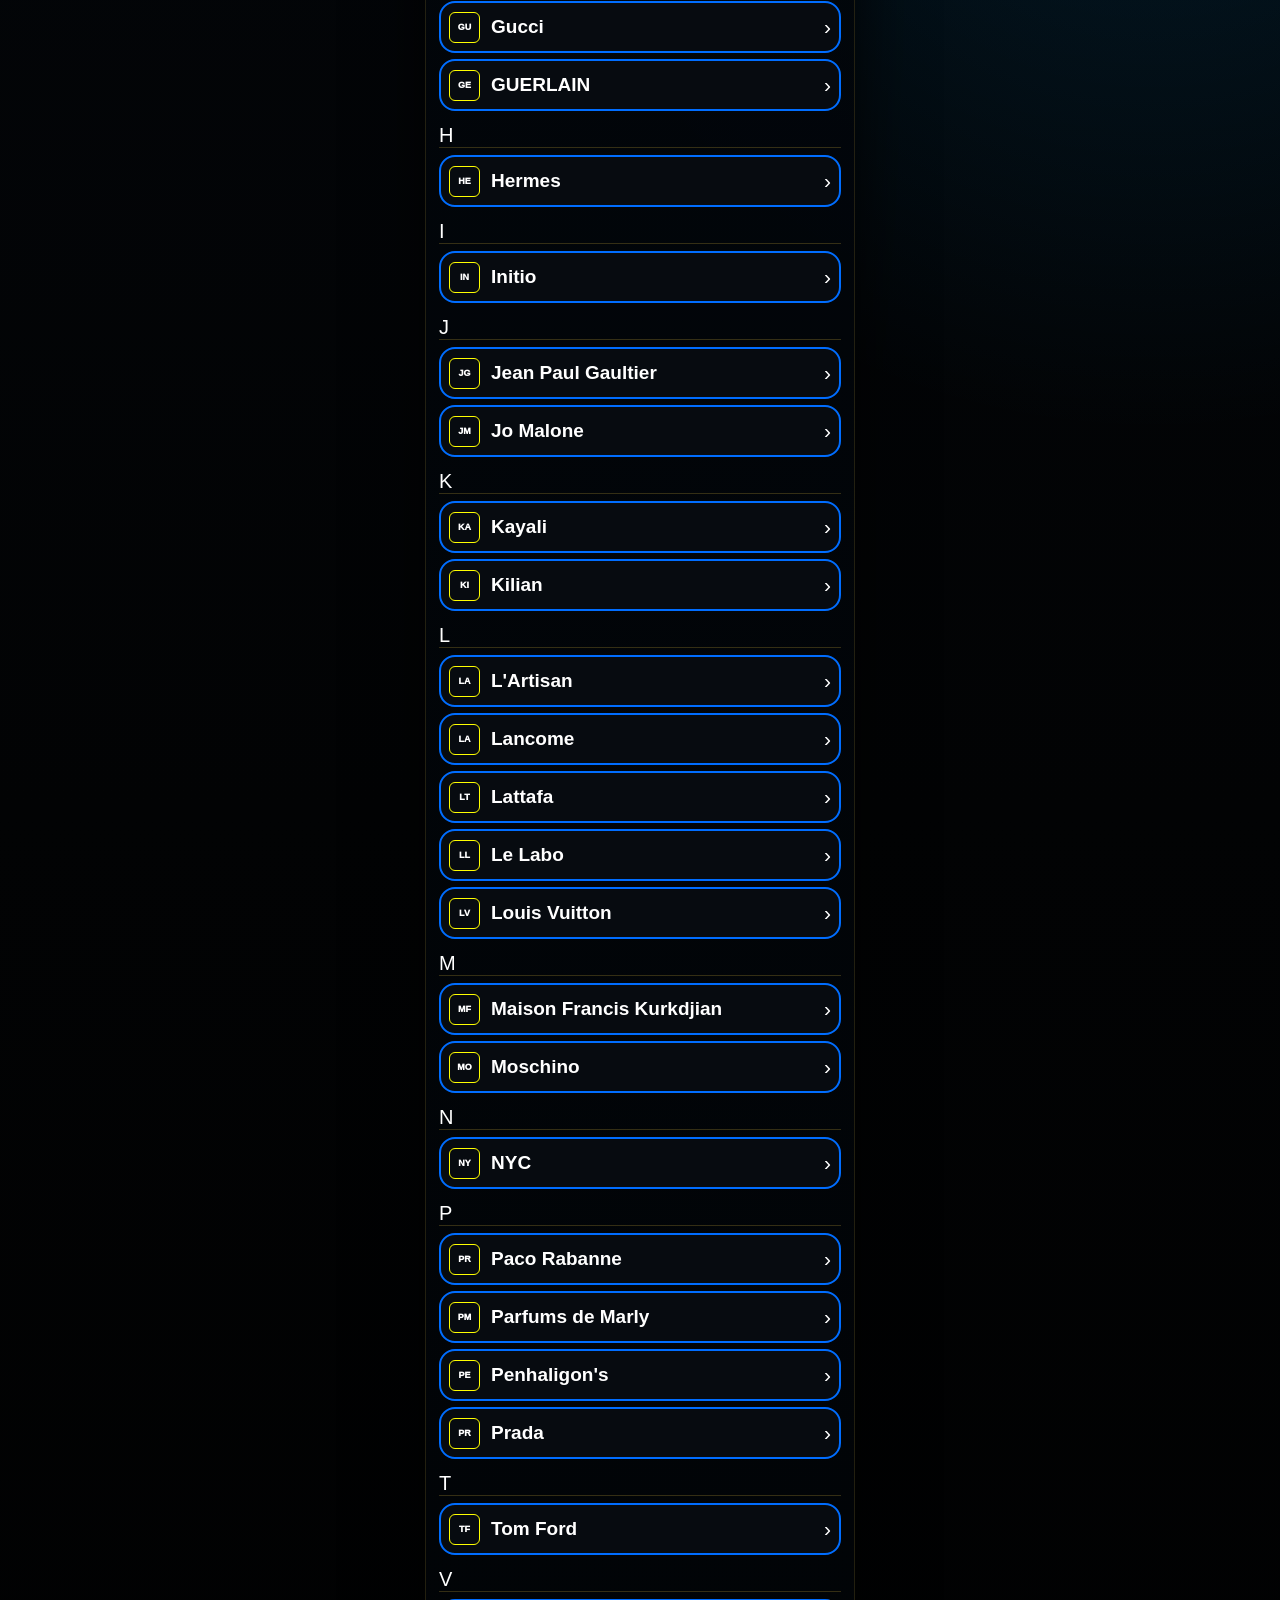
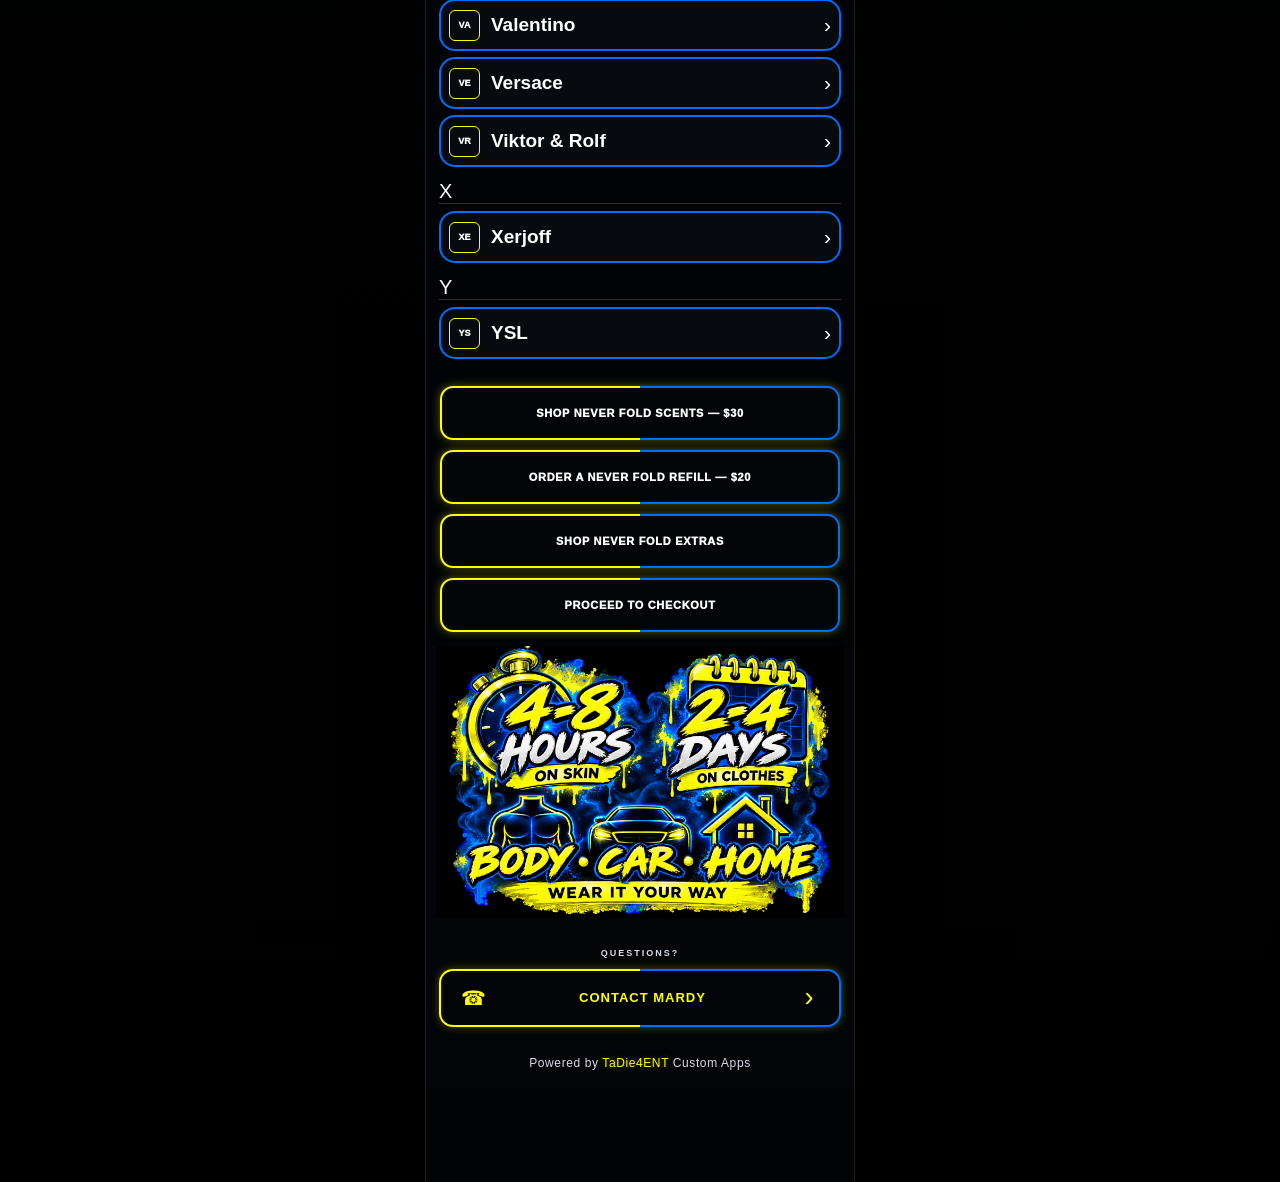
<file: vault.html>
<!DOCTYPE html>
<html lang="en">

<head>
    <meta charset="UTF-8">

    <meta
        name="viewport"
        content="width=device-width, initial-scale=1.0"
    >

    <meta name="theme-color" content="#050505">

    <title>The Scent Vault | Never Fold Fragrances</title>

    <link rel="stylesheet" href="styles.css">
</head>


<body>

<div class="app">


    <!-- ========================================
         HEADER
    ========================================= -->

    <header class="top-header">

        <a
            href="index.html"
            class="back-button"
            aria-label="Back to home"
        >
            ‹
        </a>


        <div class="brand-name">

            <strong>NEVER FOLD</strong>

            <span>FRAGRANCES</span>

        </div>


        <a
            href="cart.html"
            class="cart-button"
            aria-label="Shopping cart"
        >
            🛒

            <span class="cart-count">
                0
            </span>
        </a>

    </header>



    <!-- ========================================
         THE SCENT VAULT
    ========================================= -->

    <main class="vault-page">


        <!-- VAULT HERO -->

      
<section class="vault-hero vault-image-hero">
    <img
       src="images/IMG_DAVAULT.png"
        alt="The Scent Vault"
        class="vault-main-image"
    >
</section>


        <!-- ========================================
             SEARCH
        ========================================= -->

        <section class="vault-search-section">

            <label for="vaultSearch">
                SEARCH THE VAULT
            </label>


            <div class="vault-search-box">

                <span>
                    🔎
                </span>


                <input
                    type="search"
                    id="vaultSearch"
                    placeholder="Search fragrance house..."
                    autocomplete="off"
                >

            </div>

        </section>



        <!-- ========================================
             QUICK A-Z NAVIGATION
        ========================================= -->

        <nav
            class="vault-alphabet"
            aria-label="Vault alphabetical navigation"
        >

            <a href="#letter-a">A</a>
            <a href="#letter-b">B</a>
            <a href="#letter-c">C</a>
            <a href="#letter-d">D</a>
            <a href="#letter-g">G</a>
            <a href="#letter-h">H</a>
            <a href="#letter-i">I</a>
            <a href="#letter-j">J</a>
            <a href="#letter-k">K</a>
            <a href="#letter-l">L</a>
            <a href="#letter-m">M</a>
            <a href="#letter-n">N</a>
            <a href="#letter-p">P</a>
            <a href="#letter-t">T</a>
            <a href="#letter-v">V</a>
            <a href="#letter-x">X</a>
            <a href="#letter-y">Y</a>

        </nav>



        <!-- ========================================
             A
        ========================================= -->

        <section
            class="vault-letter-section"
            id="letter-a"
        >

            <div class="vault-letter-title">
                A
            </div>


            <div class="vault-directory">


                <!-- ABERCROMBIE & FITCH FIERCE -->

                <article
                    class="vault-item"
                    data-brand="Abercrombie & Fitch Fierce"
                    data-price="70"
                >

                    <button
                        type="button"
                        class="vault-item-header"
                        aria-expanded="false"
                    >

                        <span class="vault-initial">
                            AF
                        </span>

                        <strong>
                            Abercrombie &amp; Fitch Fierce
                        </strong>

                        <span class="vault-arrow">
                            ›
                        </span>

                    </button>


                    <div class="vault-item-details">

                        <span class="vault-item-label">
                            THE SCENT VAULT
                        </span>


                        <div class="vault-price-row">

                            <span>
                                PRICE
                            </span>

                            <strong>
                                $70
                            </strong>

                        </div>


                        <div class="vault-quantity-row">

                            <span>
                                QUANTITY
                            </span>


                            <div class="vault-quantity">

                                <button
                                    type="button"
                                    class="vault-minus"
                                    aria-label="Decrease quantity"
                                >
                                    −
                                </button>

                                <span class="vault-quantity-number">
                                    1
                                </span>

                                <button
                                    type="button"
                                    class="vault-plus"
                                    aria-label="Increase quantity"
                                >
                                    +
                                </button>

                            </div>

                        </div>


                        <button
                            type="button"
                            class="vault-add-cart"
                        >
                            ADD TO CART — $70
                        </button>

                    </div>

                </article>



                <!-- AMOUAGE -->

                <article
                    class="vault-item"
                    data-brand="AMOUAGE"
                    data-price="70"
                >

                    <button
                        type="button"
                        class="vault-item-header"
                        aria-expanded="false"
                    >

                        <span class="vault-initial">
                            AM
                        </span>

                        <strong>
                            AMOUAGE
                        </strong>

                        <span class="vault-arrow">
                            ›
                        </span>

                    </button>


                    <div class="vault-item-details">

                        <span class="vault-item-label">
                            THE SCENT VAULT
                        </span>

                        <div class="vault-price-row">
                            <span>PRICE</span>
                            <strong>$70</strong>
                        </div>

                        <div class="vault-quantity-row">

                            <span>QUANTITY</span>

                            <div class="vault-quantity">

                                <button type="button" class="vault-minus">
                                    −
                                </button>

                                <span class="vault-quantity-number">
                                    1
                                </span>

                                <button type="button" class="vault-plus">
                                    +
                                </button>

                            </div>

                        </div>

                        <button
                            type="button"
                            class="vault-add-cart"
                        >
                            ADD TO CART — $70
                        </button>

                    </div>

                </article>



                <!-- ARIANA GRANDE -->

                <article
                    class="vault-item"
                    data-brand="Ariana Grande"
                    data-price="70"
                >

                    <button
                        type="button"
                        class="vault-item-header"
                        aria-expanded="false"
                    >

                        <span class="vault-initial">
                            AG
                        </span>

                        <strong>
                            Ariana Grande
                        </strong>

                        <span class="vault-arrow">
                            ›
                        </span>

                    </button>


                    <div class="vault-item-details">

                        <span class="vault-item-label">
                            THE SCENT VAULT
                        </span>

                        <div class="vault-price-row">
                            <span>PRICE</span>
                            <strong>$70</strong>
                        </div>

                        <div class="vault-quantity-row">

                            <span>QUANTITY</span>

                            <div class="vault-quantity">

                                <button type="button" class="vault-minus">−</button>

                                <span class="vault-quantity-number">1</span>

                                <button type="button" class="vault-plus">+</button>

                            </div>

                        </div>

                        <button type="button" class="vault-add-cart">
                            ADD TO CART — $70
                        </button>

                    </div>

                </article>



                <!-- ARMAF -->

                <article
                    class="vault-item"
                    data-brand="Armaf"
                    data-price="70"
                >

                    <button
                        type="button"
                        class="vault-item-header"
                        aria-expanded="false"
                    >
                        <span class="vault-initial">AR</span>
                        <strong>Armaf</strong>
                        <span class="vault-arrow">›</span>
                    </button>

                    <div class="vault-item-details">

                        <span class="vault-item-label">THE SCENT VAULT</span>

                        <div class="vault-price-row">
                            <span>PRICE</span>
                            <strong>$70</strong>
                        </div>

                        <div class="vault-quantity-row">

                            <span>QUANTITY</span>

                            <div class="vault-quantity">
                                <button type="button" class="vault-minus">−</button>
                                <span class="vault-quantity-number">1</span>
                                <button type="button" class="vault-plus">+</button>
                            </div>

                        </div>

                        <button type="button" class="vault-add-cart">
                            ADD TO CART — $70
                        </button>

                    </div>

                </article>



                <!-- ARMANI -->

                <article
                    class="vault-item"
                    data-brand="Armani"
                    data-price="70"
                >

                    <button
                        type="button"
                        class="vault-item-header"
                        aria-expanded="false"
                    >
                        <span class="vault-initial">AR</span>
                        <strong>Armani</strong>
                        <span class="vault-arrow">›</span>
                    </button>

                    <div class="vault-item-details">

                        <span class="vault-item-label">THE SCENT VAULT</span>

                        <div class="vault-price-row">
                            <span>PRICE</span>
                            <strong>$70</strong>
                        </div>

                        <div class="vault-quantity-row">

                            <span>QUANTITY</span>

                            <div class="vault-quantity">
                                <button type="button" class="vault-minus">−</button>
                                <span class="vault-quantity-number">1</span>
                                <button type="button" class="vault-plus">+</button>
                            </div>

                        </div>

                        <button type="button" class="vault-add-cart">
                            ADD TO CART — $70
                        </button>

                    </div>

                </article>



                <!-- AZZARO -->

                <article
                    class="vault-item"
                    data-brand="Azzaro"
                    data-price="70"
                >

                    <button
                        type="button"
                        class="vault-item-header"
                        aria-expanded="false"
                    >
                        <span class="vault-initial">AZ</span>
                        <strong>Azzaro</strong>
                        <span class="vault-arrow">›</span>
                    </button>

                    <div class="vault-item-details">

                        <span class="vault-item-label">THE SCENT VAULT</span>

                        <div class="vault-price-row">
                            <span>PRICE</span>
                            <strong>$70</strong>
                        </div>

                        <div class="vault-quantity-row">
                            <span>QUANTITY</span>

                            <div class="vault-quantity">
                                <button type="button" class="vault-minus">−</button>
                                <span class="vault-quantity-number">1</span>
                                <button type="button" class="vault-plus">+</button>
                            </div>
                        </div>

                        <button type="button" class="vault-add-cart">
                            ADD TO CART — $70
                        </button>

                    </div>

                </article>


            </div>

        </section>



        <!-- ========================================
             B
        ========================================= -->

        <section class="vault-letter-section" id="letter-b">

            <div class="vault-letter-title">B</div>

            <div class="vault-directory">

                <article class="vault-item" data-brand="Burberry" data-price="70">

                    <button type="button" class="vault-item-header" aria-expanded="false">
                        <span class="vault-initial">BU</span>
                        <strong>Burberry</strong>
                        <span class="vault-arrow">›</span>
                    </button>

                    <div class="vault-item-details">
                        <span class="vault-item-label">THE SCENT VAULT</span>
                        <div class="vault-price-row"><span>PRICE</span><strong>$70</strong></div>

                        <div class="vault-quantity-row">
                            <span>QUANTITY</span>
                            <div class="vault-quantity">
                                <button type="button" class="vault-minus">−</button>
                                <span class="vault-quantity-number">1</span>
                                <button type="button" class="vault-plus">+</button>
                            </div>
                        </div>

                        <button type="button" class="vault-add-cart">ADD TO CART — $70</button>
                    </div>

                </article>


                <article class="vault-item" data-brand="Bvlgari" data-price="70">

                    <button type="button" class="vault-item-header" aria-expanded="false">
                        <span class="vault-initial">BV</span>
                        <strong>Bvlgari</strong>
                        <span class="vault-arrow">›</span>
                    </button>

                    <div class="vault-item-details">
                        <span class="vault-item-label">THE SCENT VAULT</span>
                        <div class="vault-price-row"><span>PRICE</span><strong>$70</strong></div>

                        <div class="vault-quantity-row">
                            <span>QUANTITY</span>
                            <div class="vault-quantity">
                                <button type="button" class="vault-minus">−</button>
                                <span class="vault-quantity-number">1</span>
                                <button type="button" class="vault-plus">+</button>
                            </div>
                        </div>

                        <button type="button" class="vault-add-cart">ADD TO CART — $70</button>
                    </div>

                </article>


                <article class="vault-item" data-brand="Byredo" data-price="70">

                    <button type="button" class="vault-item-header" aria-expanded="false">
                        <span class="vault-initial">BY</span>
                        <strong>Byredo</strong>
                        <span class="vault-arrow">›</span>
                    </button>

                    <div class="vault-item-details">
                        <span class="vault-item-label">THE SCENT VAULT</span>
                        <div class="vault-price-row"><span>PRICE</span><strong>$70</strong></div>

                        <div class="vault-quantity-row">
                            <span>QUANTITY</span>
                            <div class="vault-quantity">
                                <button type="button" class="vault-minus">−</button>
                                <span class="vault-quantity-number">1</span>
                                <button type="button" class="vault-plus">+</button>
                            </div>
                        </div>

                        <button type="button" class="vault-add-cart">ADD TO CART — $70</button>
                    </div>

                </article>

            </div>

        </section>



        <!-- ========================================
             C
        ========================================= -->

        <section class="vault-letter-section" id="letter-c">

            <div class="vault-letter-title">C</div>

            <div class="vault-directory">


                <article class="vault-item" data-brand="Calvin Klein" data-price="70">

                    <button type="button" class="vault-item-header" aria-expanded="false">
                        <span class="vault-initial">CK</span>
                        <strong>Calvin Klein</strong>
                        <span class="vault-arrow">›</span>
                    </button>

                    <div class="vault-item-details">
                        <span class="vault-item-label">THE SCENT VAULT</span>
                        <div class="vault-price-row"><span>PRICE</span><strong>$70</strong></div>

                        <div class="vault-quantity-row">
                            <span>QUANTITY</span>
                            <div class="vault-quantity">
                                <button type="button" class="vault-minus">−</button>
                                <span class="vault-quantity-number">1</span>
                                <button type="button" class="vault-plus">+</button>
                            </div>
                        </div>

                        <button type="button" class="vault-add-cart">ADD TO CART — $70</button>
                    </div>

                </article>


                <article class="vault-item" data-brand="Carolina Herrera" data-price="70">

                    <button type="button" class="vault-item-header" aria-expanded="false">
                        <span class="vault-initial">CH</span>
                        <strong>Carolina Herrera</strong>
                        <span class="vault-arrow">›</span>
                    </button>

                    <div class="vault-item-details">
                        <span class="vault-item-label">THE SCENT VAULT</span>
                        <div class="vault-price-row"><span>PRICE</span><strong>$70</strong></div>

                        <div class="vault-quantity-row">
                            <span>QUANTITY</span>
                            <div class="vault-quantity">
                                <button type="button" class="vault-minus">−</button>
                                <span class="vault-quantity-number">1</span>
                                <button type="button" class="vault-plus">+</button>
                            </div>
                        </div>

                        <button type="button" class="vault-add-cart">ADD TO CART — $70</button>
                    </div>

                </article>


                <article class="vault-item" data-brand="Cartier" data-price="70">

                    <button type="button" class="vault-item-header" aria-expanded="false">
                        <span class="vault-initial">CA</span>
                        <strong>Cartier</strong>
                        <span class="vault-arrow">›</span>
                    </button>

                    <div class="vault-item-details">
                        <span class="vault-item-label">THE SCENT VAULT</span>
                        <div class="vault-price-row"><span>PRICE</span><strong>$70</strong></div>

                        <div class="vault-quantity-row">
                            <span>QUANTITY</span>
                            <div class="vault-quantity">
                                <button type="button" class="vault-minus">−</button>
                                <span class="vault-quantity-number">1</span>
                                <button type="button" class="vault-plus">+</button>
                            </div>
                        </div>

                        <button type="button" class="vault-add-cart">ADD TO CART — $70</button>
                    </div>

                </article>


                <article class="vault-item" data-brand="Chanel" data-price="70">

                    <button type="button" class="vault-item-header" aria-expanded="false">
                        <span class="vault-initial">CH</span>
                        <strong>Chanel</strong>
                        <span class="vault-arrow">›</span>
                    </button>

                    <div class="vault-item-details">
                        <span class="vault-item-label">THE SCENT VAULT</span>
                        <div class="vault-price-row"><span>PRICE</span><strong>$70</strong></div>

                        <div class="vault-quantity-row">
                            <span>QUANTITY</span>
                            <div class="vault-quantity">
                                <button type="button" class="vault-minus">−</button>
                                <span class="vault-quantity-number">1</span>
                                <button type="button" class="vault-plus">+</button>
                            </div>
                        </div>

                        <button type="button" class="vault-add-cart">ADD TO CART — $70</button>
                    </div>

                </article>


                <article class="vault-item" data-brand="Creed" data-price="70">

                    <button type="button" class="vault-item-header" aria-expanded="false">
                        <span class="vault-initial">CR</span>
                        <strong>Creed</strong>
                        <span class="vault-arrow">›</span>
                    </button>

                    <div class="vault-item-details">
                        <span class="vault-item-label">THE SCENT VAULT</span>
                        <div class="vault-price-row"><span>PRICE</span><strong>$70</strong></div>

                        <div class="vault-quantity-row">
                            <span>QUANTITY</span>
                            <div class="vault-quantity">
                                <button type="button" class="vault-minus">−</button>
                                <span class="vault-quantity-number">1</span>
                                <button type="button" class="vault-plus">+</button>
                            </div>
                        </div>

                        <button type="button" class="vault-add-cart">ADD TO CART — $70</button>
                    </div>

                </article>


            </div>

        </section>



        <!-- ========================================
             D
        ========================================= -->

        <section class="vault-letter-section" id="letter-d">

            <div class="vault-letter-title">D</div>

            <div class="vault-directory">


                <article class="vault-item" data-brand="Dior" data-price="70">

                    <button type="button" class="vault-item-header" aria-expanded="false">
                        <span class="vault-initial">DI</span>
                        <strong>Dior</strong>
                        <span class="vault-arrow">›</span>
                    </button>

                    <div class="vault-item-details">
                        <span class="vault-item-label">THE SCENT VAULT</span>
                        <div class="vault-price-row"><span>PRICE</span><strong>$70</strong></div>

                        <div class="vault-quantity-row">
                            <span>QUANTITY</span>
                            <div class="vault-quantity">
                                <button type="button" class="vault-minus">−</button>
                                <span class="vault-quantity-number">1</span>
                                <button type="button" class="vault-plus">+</button>
                            </div>
                        </div>

                        <button type="button" class="vault-add-cart">ADD TO CART — $70</button>
                    </div>

                </article>


                <article class="vault-item" data-brand="Diptyque" data-price="70">

                    <button type="button" class="vault-item-header" aria-expanded="false">
                        <span class="vault-initial">DP</span>
                        <strong>Diptyque</strong>
                        <span class="vault-arrow">›</span>
                    </button>

                    <div class="vault-item-details">
                        <span class="vault-item-label">THE SCENT VAULT</span>
                        <div class="vault-price-row"><span>PRICE</span><strong>$70</strong></div>

                        <div class="vault-quantity-row">
                            <span>QUANTITY</span>
                            <div class="vault-quantity">
                                <button type="button" class="vault-minus">−</button>
                                <span class="vault-quantity-number">1</span>
                                <button type="button" class="vault-plus">+</button>
                            </div>
                        </div>

                        <button type="button" class="vault-add-cart">ADD TO CART — $70</button>
                    </div>

                </article>


                <article class="vault-item" data-brand="Dolce & Gabbana" data-price="70">

                    <button type="button" class="vault-item-header" aria-expanded="false">
                        <span class="vault-initial">DG</span>
                        <strong>Dolce &amp; Gabbana</strong>
                        <span class="vault-arrow">›</span>
                    </button>

                    <div class="vault-item-details">
                        <span class="vault-item-label">THE SCENT VAULT</span>
                        <div class="vault-price-row"><span>PRICE</span><strong>$70</strong></div>

                        <div class="vault-quantity-row">
                            <span>QUANTITY</span>
                            <div class="vault-quantity">
                                <button type="button" class="vault-minus">−</button>
                                <span class="vault-quantity-number">1</span>
                                <button type="button" class="vault-plus">+</button>
                            </div>
                        </div>

                        <button type="button" class="vault-add-cart">ADD TO CART — $70</button>
                    </div>

                </article>


            </div>

        </section>



        <!-- ========================================
             G
        ========================================= -->

        <section class="vault-letter-section" id="letter-g">

            <div class="vault-letter-title">G</div>

            <div class="vault-directory">


                <article class="vault-item" data-brand="Gucci" data-price="70">

                    <button type="button" class="vault-item-header" aria-expanded="false">
                        <span class="vault-initial">GU</span>
                        <strong>Gucci</strong>
                        <span class="vault-arrow">›</span>
                    </button>

                    <div class="vault-item-details">
                        <span class="vault-item-label">THE SCENT VAULT</span>
                        <div class="vault-price-row"><span>PRICE</span><strong>$70</strong></div>

                        <div class="vault-quantity-row">
                            <span>QUANTITY</span>
                            <div class="vault-quantity">
                                <button type="button" class="vault-minus">−</button>
                                <span class="vault-quantity-number">1</span>
                                <button type="button" class="vault-plus">+</button>
                            </div>
                        </div>

                        <button type="button" class="vault-add-cart">ADD TO CART — $70</button>
                    </div>

                </article>


                <article class="vault-item" data-brand="GUERLAIN" data-price="70">

                    <button type="button" class="vault-item-header" aria-expanded="false">
                        <span class="vault-initial">GE</span>
                        <strong>GUERLAIN</strong>
                        <span class="vault-arrow">›</span>
                    </button>

                    <div class="vault-item-details">
                        <span class="vault-item-label">THE SCENT VAULT</span>
                        <div class="vault-price-row"><span>PRICE</span><strong>$70</strong></div>

                        <div class="vault-quantity-row">
                            <span>QUANTITY</span>
                            <div class="vault-quantity">
                                <button type="button" class="vault-minus">−</button>
                                <span class="vault-quantity-number">1</span>
                                <button type="button" class="vault-plus">+</button>
                            </div>
                        </div>

                        <button type="button" class="vault-add-cart">ADD TO CART — $70</button>
                    </div>

                </article>


            </div>

        </section>



        <!-- ========================================
             H
        ========================================= -->

        <section class="vault-letter-section" id="letter-h">

            <div class="vault-letter-title">H</div>

            <div class="vault-directory">

                <article class="vault-item" data-brand="Hermes" data-price="70">

                    <button type="button" class="vault-item-header" aria-expanded="false">
                        <span class="vault-initial">HE</span>
                        <strong>Hermes</strong>
                        <span class="vault-arrow">›</span>
                    </button>

                    <div class="vault-item-details">
                        <span class="vault-item-label">THE SCENT VAULT</span>
                        <div class="vault-price-row"><span>PRICE</span><strong>$70</strong></div>

                        <div class="vault-quantity-row">
                            <span>QUANTITY</span>
                            <div class="vault-quantity">
                                <button type="button" class="vault-minus">−</button>
                                <span class="vault-quantity-number">1</span>
                                <button type="button" class="vault-plus">+</button>
                            </div>
                        </div>

                        <button type="button" class="vault-add-cart">ADD TO CART — $70</button>
                    </div>

                </article>

            </div>

        </section>



        <!-- ========================================
             I
        ========================================= -->

        <section class="vault-letter-section" id="letter-i">

            <div class="vault-letter-title">I</div>

            <div class="vault-directory">

                <article class="vault-item" data-brand="Initio" data-price="70">

                    <button type="button" class="vault-item-header" aria-expanded="false">
                        <span class="vault-initial">IN</span>
                        <strong>Initio</strong>
                        <span class="vault-arrow">›</span>
                    </button>

                    <div class="vault-item-details">
                        <span class="vault-item-label">THE SCENT VAULT</span>
                        <div class="vault-price-row"><span>PRICE</span><strong>$70</strong></div>

                        <div class="vault-quantity-row">
                            <span>QUANTITY</span>
                            <div class="vault-quantity">
                                <button type="button" class="vault-minus">−</button>
                                <span class="vault-quantity-number">1</span>
                                <button type="button" class="vault-plus">+</button>
                            </div>
                        </div>

                        <button type="button" class="vault-add-cart">ADD TO CART — $70</button>
                    </div>

                </article>

            </div>

        </section>



        <!-- ========================================
             J
        ========================================= -->

        <section class="vault-letter-section" id="letter-j">

            <div class="vault-letter-title">J</div>

            <div class="vault-directory">


                <article class="vault-item" data-brand="Jean Paul Gaultier" data-price="70">

                    <button type="button" class="vault-item-header" aria-expanded="false">
                        <span class="vault-initial">JG</span>
                        <strong>Jean Paul Gaultier</strong>
                        <span class="vault-arrow">›</span>
                    </button>

                    <div class="vault-item-details">
                        <span class="vault-item-label">THE SCENT VAULT</span>
                        <div class="vault-price-row"><span>PRICE</span><strong>$70</strong></div>

                        <div class="vault-quantity-row">
                            <span>QUANTITY</span>
                            <div class="vault-quantity">
                                <button type="button" class="vault-minus">−</button>
                                <span class="vault-quantity-number">1</span>
                                <button type="button" class="vault-plus">+</button>
                            </div>
                        </div>

                        <button type="button" class="vault-add-cart">ADD TO CART — $70</button>
                    </div>

                </article>


                <article class="vault-item" data-brand="Jo Malone" data-price="70">

                    <button type="button" class="vault-item-header" aria-expanded="false">
                        <span class="vault-initial">JM</span>
                        <strong>Jo Malone</strong>
                        <span class="vault-arrow">›</span>
                    </button>

                    <div class="vault-item-details">
                        <span class="vault-item-label">THE SCENT VAULT</span>
                        <div class="vault-price-row"><span>PRICE</span><strong>$70</strong></div>

                        <div class="vault-quantity-row">
                            <span>QUANTITY</span>
                            <div class="vault-quantity">
                                <button type="button" class="vault-minus">−</button>
                                <span class="vault-quantity-number">1</span>
                                <button type="button" class="vault-plus">+</button>
                            </div>
                        </div>

                        <button type="button" class="vault-add-cart">ADD TO CART — $70</button>
                    </div>

                </article>


            </div>

        </section>



        <!-- ========================================
             K
        ========================================= -->

        <section class="vault-letter-section" id="letter-k">

            <div class="vault-letter-title">K</div>

            <div class="vault-directory">


                <article class="vault-item" data-brand="Kayali" data-price="70">

                    <button type="button" class="vault-item-header" aria-expanded="false">
                        <span class="vault-initial">KA</span>
                        <strong>Kayali</strong>
                        <span class="vault-arrow">›</span>
                    </button>

                    <div class="vault-item-details">
                        <span class="vault-item-label">THE SCENT VAULT</span>
                        <div class="vault-price-row"><span>PRICE</span><strong>$70</strong></div>

                        <div class="vault-quantity-row">
                            <span>QUANTITY</span>
                            <div class="vault-quantity">
                                <button type="button" class="vault-minus">−</button>
                                <span class="vault-quantity-number">1</span>
                                <button type="button" class="vault-plus">+</button>
                            </div>
                        </div>

                        <button type="button" class="vault-add-cart">ADD TO CART — $70</button>
                    </div>

                </article>


                <article class="vault-item" data-brand="Kilian" data-price="70">

                    <button type="button" class="vault-item-header" aria-expanded="false">
                        <span class="vault-initial">KI</span>
                        <strong>Kilian</strong>
                        <span class="vault-arrow">›</span>
                    </button>

                    <div class="vault-item-details">
                        <span class="vault-item-label">THE SCENT VAULT</span>
                        <div class="vault-price-row"><span>PRICE</span><strong>$70</strong></div>

                        <div class="vault-quantity-row">
                            <span>QUANTITY</span>
                            <div class="vault-quantity">
                                <button type="button" class="vault-minus">−</button>
                                <span class="vault-quantity-number">1</span>
                                <button type="button" class="vault-plus">+</button>
                            </div>
                        </div>

                        <button type="button" class="vault-add-cart">ADD TO CART — $70</button>
                    </div>

                </article>


            </div>

        </section>



        <!-- ========================================
             L
        ========================================= -->

        <section class="vault-letter-section" id="letter-l">

            <div class="vault-letter-title">L</div>

            <div class="vault-directory">


                <article class="vault-item" data-brand="L'Artisan" data-price="70">

                    <button type="button" class="vault-item-header" aria-expanded="false">
                        <span class="vault-initial">LA</span>
                        <strong>L'Artisan</strong>
                        <span class="vault-arrow">›</span>
                    </button>

                    <div class="vault-item-details">
                        <span class="vault-item-label">THE SCENT VAULT</span>
                        <div class="vault-price-row"><span>PRICE</span><strong>$70</strong></div>

                        <div class="vault-quantity-row">
                            <span>QUANTITY</span>
                            <div class="vault-quantity">
                                <button type="button" class="vault-minus">−</button>
                                <span class="vault-quantity-number">1</span>
                                <button type="button" class="vault-plus">+</button>
                            </div>
                        </div>

                        <button type="button" class="vault-add-cart">ADD TO CART — $70</button>
                    </div>

                </article>


                <article class="vault-item" data-brand="Lancome" data-price="70">

                    <button type="button" class="vault-item-header" aria-expanded="false">
                        <span class="vault-initial">LA</span>
                        <strong>Lancome</strong>
                        <span class="vault-arrow">›</span>
                    </button>

                    <div class="vault-item-details">
                        <span class="vault-item-label">THE SCENT VAULT</span>
                        <div class="vault-price-row"><span>PRICE</span><strong>$70</strong></div>

                        <div class="vault-quantity-row">
                            <span>QUANTITY</span>
                            <div class="vault-quantity">
                                <button type="button" class="vault-minus">−</button>
                                <span class="vault-quantity-number">1</span>
                                <button type="button" class="vault-plus">+</button>
                            </div>
                        </div>

                        <button type="button" class="vault-add-cart">ADD TO CART — $70</button>
                    </div>

                </article>


                <article class="vault-item" data-brand="Lattafa" data-price="70">

                    <button type="button" class="vault-item-header" aria-expanded="false">
                        <span class="vault-initial">LT</span>
                        <strong>Lattafa</strong>
                        <span class="vault-arrow">›</span>
                    </button>

                    <div class="vault-item-details">
                        <span class="vault-item-label">THE SCENT VAULT</span>
                        <div class="vault-price-row"><span>PRICE</span><strong>$70</strong></div>

                        <div class="vault-quantity-row">
                            <span>QUANTITY</span>
                            <div class="vault-quantity">
                                <button type="button" class="vault-minus">−</button>
                                <span class="vault-quantity-number">1</span>
                                <button type="button" class="vault-plus">+</button>
                            </div>
                        </div>

                        <button type="button" class="vault-add-cart">ADD TO CART — $70</button>
                    </div>

                </article>


                <article class="vault-item" data-brand="Le Labo" data-price="70">

                    <button type="button" class="vault-item-header" aria-expanded="false">
                        <span class="vault-initial">LL</span>
                        <strong>Le Labo</strong>
                        <span class="vault-arrow">›</span>
                    </button>

                    <div class="vault-item-details">
                        <span class="vault-item-label">THE SCENT VAULT</span>
                        <div class="vault-price-row"><span>PRICE</span><strong>$70</strong></div>

                        <div class="vault-quantity-row">
                            <span>QUANTITY</span>
                            <div class="vault-quantity">
                                <button type="button" class="vault-minus">−</button>
                                <span class="vault-quantity-number">1</span>
                                <button type="button" class="vault-plus">+</button>
                            </div>
                        </div>

                        <button type="button" class="vault-add-cart">ADD TO CART — $70</button>
                    </div>

                </article>


                <article class="vault-item" data-brand="Louis Vuitton" data-price="70">

                    <button type="button" class="vault-item-header" aria-expanded="false">
                        <span class="vault-initial">LV</span>
                        <strong>Louis Vuitton</strong>
                        <span class="vault-arrow">›</span>
                    </button>

                    <div class="vault-item-details">
                        <span class="vault-item-label">THE SCENT VAULT</span>
                        <div class="vault-price-row"><span>PRICE</span><strong>$70</strong></div>

                        <div class="vault-quantity-row">
                            <span>QUANTITY</span>
                            <div class="vault-quantity">
                                <button type="button" class="vault-minus">−</button>
                                <span class="vault-quantity-number">1</span>
                                <button type="button" class="vault-plus">+</button>
                            </div>
                        </div>

                        <button type="button" class="vault-add-cart">ADD TO CART — $70</button>
                    </div>

                </article>


            </div>

        </section>



        <!-- ========================================
             M
        ========================================= -->

        <section class="vault-letter-section" id="letter-m">

            <div class="vault-letter-title">M</div>

            <div class="vault-directory">


                <article class="vault-item" data-brand="Maison Francis Kurkdjian" data-price="70">

                    <button type="button" class="vault-item-header" aria-expanded="false">
                        <span class="vault-initial">MF</span>
                        <strong>Maison Francis Kurkdjian</strong>
                        <span class="vault-arrow">›</span>
                    </button>

                    <div class="vault-item-details">
                        <span class="vault-item-label">THE SCENT VAULT</span>
                        <div class="vault-price-row"><span>PRICE</span><strong>$70</strong></div>

                        <div class="vault-quantity-row">
                            <span>QUANTITY</span>
                            <div class="vault-quantity">
                                <button type="button" class="vault-minus">−</button>
                                <span class="vault-quantity-number">1</span>
                                <button type="button" class="vault-plus">+</button>
                            </div>
                        </div>

                        <button type="button" class="vault-add-cart">ADD TO CART — $70</button>
                    </div>

                </article>


                <article class="vault-item" data-brand="Moschino" data-price="70">

                    <button type="button" class="vault-item-header" aria-expanded="false">
                        <span class="vault-initial">MO</span>
                        <strong>Moschino</strong>
                        <span class="vault-arrow">›</span>
                    </button>

                    <div class="vault-item-details">
                        <span class="vault-item-label">THE SCENT VAULT</span>
                        <div class="vault-price-row"><span>PRICE</span><strong>$70</strong></div>

                        <div class="vault-quantity-row">
                            <span>QUANTITY</span>
                            <div class="vault-quantity">
                                <button type="button" class="vault-minus">−</button>
                                <span class="vault-quantity-number">1</span>
                                <button type="button" class="vault-plus">+</button>
                            </div>
                        </div>

                        <button type="button" class="vault-add-cart">ADD TO CART — $70</button>
                    </div>

                </article>


            </div>

        </section>



        <!-- ========================================
             N
        ========================================= -->

        <section class="vault-letter-section" id="letter-n">

            <div class="vault-letter-title">N</div>

            <div class="vault-directory">

                <article class="vault-item" data-brand="NYC" data-price="70">

                    <button type="button" class="vault-item-header" aria-expanded="false">
                        <span class="vault-initial">NY</span>
                        <strong>NYC</strong>
                        <span class="vault-arrow">›</span>
                    </button>

                    <div class="vault-item-details">
                        <span class="vault-item-label">THE SCENT VAULT</span>
                        <div class="vault-price-row"><span>PRICE</span><strong>$70</strong></div>

                        <div class="vault-quantity-row">
                            <span>QUANTITY</span>
                            <div class="vault-quantity">
                                <button type="button" class="vault-minus">−</button>
                                <span class="vault-quantity-number">1</span>
                                <button type="button" class="vault-plus">+</button>
                            </div>
                        </div>

                        <button type="button" class="vault-add-cart">ADD TO CART — $70</button>
                    </div>

                </article>

            </div>

        </section>



        <!-- ========================================
             P
        ========================================= -->

        <section class="vault-letter-section" id="letter-p">

            <div class="vault-letter-title">P</div>

            <div class="vault-directory">


                <article class="vault-item" data-brand="Paco Rabanne" data-price="70">

                    <button type="button" class="vault-item-header" aria-expanded="false">
                        <span class="vault-initial">PR</span>
                        <strong>Paco Rabanne</strong>
                        <span class="vault-arrow">›</span>
                    </button>

                    <div class="vault-item-details">
                        <span class="vault-item-label">THE SCENT VAULT</span>
                        <div class="vault-price-row"><span>PRICE</span><strong>$70</strong></div>

                        <div class="vault-quantity-row">
                            <span>QUANTITY</span>
                            <div class="vault-quantity">
                                <button type="button" class="vault-minus">−</button>
                                <span class="vault-quantity-number">1</span>
                                <button type="button" class="vault-plus">+</button>
                            </div>
                        </div>

                        <button type="button" class="vault-add-cart">ADD TO CART — $70</button>
                    </div>

                </article>


                <article class="vault-item" data-brand="Parfums de Marly" data-price="70">

                    <button type="button" class="vault-item-header" aria-expanded="false">
                        <span class="vault-initial">PM</span>
                        <strong>Parfums de Marly</strong>
                        <span class="vault-arrow">›</span>
                    </button>

                    <div class="vault-item-details">
                        <span class="vault-item-label">THE SCENT VAULT</span>
                        <div class="vault-price-row"><span>PRICE</span><strong>$70</strong></div>

                        <div class="vault-quantity-row">
                            <span>QUANTITY</span>
                            <div class="vault-quantity">
                                <button type="button" class="vault-minus">−</button>
                                <span class="vault-quantity-number">1</span>
                                <button type="button" class="vault-plus">+</button>
                            </div>
                        </div>

                        <button type="button" class="vault-add-cart">ADD TO CART — $70</button>
                    </div>

                </article>


                <article class="vault-item" data-brand="Penhaligon's" data-price="70">

                    <button type="button" class="vault-item-header" aria-expanded="false">
                        <span class="vault-initial">PE</span>
                        <strong>Penhaligon's</strong>
                        <span class="vault-arrow">›</span>
                    </button>

                    <div class="vault-item-details">
                        <span class="vault-item-label">THE SCENT VAULT</span>
                        <div class="vault-price-row"><span>PRICE</span><strong>$70</strong></div>

                        <div class="vault-quantity-row">
                            <span>QUANTITY</span>
                            <div class="vault-quantity">
                                <button type="button" class="vault-minus">−</button>
                                <span class="vault-quantity-number">1</span>
                                <button type="button" class="vault-plus">+</button>
                            </div>
                        </div>

                        <button type="button" class="vault-add-cart">ADD TO CART — $70</button>
                    </div>

                </article>


                <article class="vault-item" data-brand="Prada" data-price="70">

                    <button type="button" class="vault-item-header" aria-expanded="false">
                        <span class="vault-initial">PR</span>
                        <strong>Prada</strong>
                        <span class="vault-arrow">›</span>
                    </button>

                    <div class="vault-item-details">
                        <span class="vault-item-label">THE SCENT VAULT</span>
                        <div class="vault-price-row"><span>PRICE</span><strong>$70</strong></div>

                        <div class="vault-quantity-row">
                            <span>QUANTITY</span>
                            <div class="vault-quantity">
                                <button type="button" class="vault-minus">−</button>
                                <span class="vault-quantity-number">1</span>
                                <button type="button" class="vault-plus">+</button>
                            </div>
                        </div>

                        <button type="button" class="vault-add-cart">ADD TO CART — $70</button>
                    </div>

                </article>


            </div>

        </section>



        <!-- ========================================
             T
        ========================================= -->

        <section class="vault-letter-section" id="letter-t">

            <div class="vault-letter-title">T</div>

            <div class="vault-directory">

                <article class="vault-item" data-brand="Tom Ford" data-price="70">

                    <button type="button" class="vault-item-header" aria-expanded="false">
                        <span class="vault-initial">TF</span>
                        <strong>Tom Ford</strong>
                        <span class="vault-arrow">›</span>
                    </button>

                    <div class="vault-item-details">
                        <span class="vault-item-label">THE SCENT VAULT</span>
                        <div class="vault-price-row"><span>PRICE</span><strong>$70</strong></div>

                        <div class="vault-quantity-row">
                            <span>QUANTITY</span>
                            <div class="vault-quantity">
                                <button type="button" class="vault-minus">−</button>
                                <span class="vault-quantity-number">1</span>
                                <button type="button" class="vault-plus">+</button>
                            </div>
                        </div>

                        <button type="button" class="vault-add-cart">ADD TO CART — $70</button>
                    </div>

                </article>

            </div>

        </section>



        <!-- ========================================
             V
        ========================================= -->

        <section class="vault-letter-section" id="letter-v">

            <div class="vault-letter-title">V</div>

            <div class="vault-directory">


                <article class="vault-item" data-brand="Valentino" data-price="70">

                    <button type="button" class="vault-item-header" aria-expanded="false">
                        <span class="vault-initial">VA</span>
                        <strong>Valentino</strong>
                        <span class="vault-arrow">›</span>
                    </button>

                    <div class="vault-item-details">
                        <span class="vault-item-label">THE SCENT VAULT</span>
                        <div class="vault-price-row"><span>PRICE</span><strong>$70</strong></div>

                        <div class="vault-quantity-row">
                            <span>QUANTITY</span>
                            <div class="vault-quantity">
                                <button type="button" class="vault-minus">−</button>
                                <span class="vault-quantity-number">1</span>
                                <button type="button" class="vault-plus">+</button>
                            </div>
                        </div>

                        <button type="button" class="vault-add-cart">ADD TO CART — $70</button>
                    </div>

                </article>


                <article class="vault-item" data-brand="Versace" data-price="70">

                    <button type="button" class="vault-item-header" aria-expanded="false">
                        <span class="vault-initial">VE</span>
                        <strong>Versace</strong>
                        <span class="vault-arrow">›</span>
                    </button>

                    <div class="vault-item-details">
                        <span class="vault-item-label">THE SCENT VAULT</span>
                        <div class="vault-price-row"><span>PRICE</span><strong>$70</strong></div>

                        <div class="vault-quantity-row">
                            <span>QUANTITY</span>
                            <div class="vault-quantity">
                                <button type="button" class="vault-minus">−</button>
                                <span class="vault-quantity-number">1</span>
                                <button type="button" class="vault-plus">+</button>
                            </div>
                        </div>

                        <button type="button" class="vault-add-cart">ADD TO CART — $70</button>
                    </div>

                </article>


                <article class="vault-item" data-brand="Viktor & Rolf" data-price="70">

                    <button type="button" class="vault-item-header" aria-expanded="false">
                        <span class="vault-initial">VR</span>
                        <strong>Viktor &amp; Rolf</strong>
                        <span class="vault-arrow">›</span>
                    </button>

                    <div class="vault-item-details">
                        <span class="vault-item-label">THE SCENT VAULT</span>
                        <div class="vault-price-row"><span>PRICE</span><strong>$70</strong></div>

                        <div class="vault-quantity-row">
                            <span>QUANTITY</span>
                            <div class="vault-quantity">
                                <button type="button" class="vault-minus">−</button>
                                <span class="vault-quantity-number">1</span>
                                <button type="button" class="vault-plus">+</button>
                            </div>
                        </div>

                        <button type="button" class="vault-add-cart">ADD TO CART — $70</button>
                    </div>

                </article>


            </div>

        </section>



        <!-- ========================================
             X
        ========================================= -->

        <section class="vault-letter-section" id="letter-x">

            <div class="vault-letter-title">X</div>

            <div class="vault-directory">

                <article class="vault-item" data-brand="Xerjoff" data-price="70">

                    <button type="button" class="vault-item-header" aria-expanded="false">
                        <span class="vault-initial">XE</span>
                        <strong>Xerjoff</strong>
                        <span class="vault-arrow">›</span>
                    </button>

                    <div class="vault-item-details">
                        <span class="vault-item-label">THE SCENT VAULT</span>
                        <div class="vault-price-row"><span>PRICE</span><strong>$70</strong></div>

                        <div class="vault-quantity-row">
                            <span>QUANTITY</span>
                            <div class="vault-quantity">
                                <button type="button" class="vault-minus">−</button>
                                <span class="vault-quantity-number">1</span>
                                <button type="button" class="vault-plus">+</button>
                            </div>
                        </div>

                        <button type="button" class="vault-add-cart">ADD TO CART — $70</button>
                    </div>

                </article>

            </div>

        </section>



        <!-- ========================================
             Y
        ========================================= -->

        <section class="vault-letter-section" id="letter-y">

            <div class="vault-letter-title">Y</div>

            <div class="vault-directory">

                <article class="vault-item" data-brand="YSL" data-price="70">

                    <button type="button" class="vault-item-header" aria-expanded="false">
                        <span class="vault-initial">YS</span>
                        <strong>YSL</strong>
                        <span class="vault-arrow">›</span>
                    </button>

                    <div class="vault-item-details">
                        <span class="vault-item-label">THE SCENT VAULT</span>
                        <div class="vault-price-row"><span>PRICE</span><strong>$70</strong></div>

                        <div class="vault-quantity-row">
                            <span>QUANTITY</span>
                            <div class="vault-quantity">
                                <button type="button" class="vault-minus">−</button>
                                <span class="vault-quantity-number">1</span>
                                <button type="button" class="vault-plus">+</button>
                            </div>
                        </div>

                        <button type="button" class="vault-add-cart">ADD TO CART — $70</button>
                    </div>

                </article>

            </div>

        </section>
        
    <!-- PROCEED TO CHECKOUT -->

     <div class="vault-shop-navigation">

    <a href="scents.html" class="checkout-button">
        SHOP NEVER FOLD SCENTS — $30
    </a>

    <a href="refills.html" class="checkout-button">
        ORDER A NEVER FOLD REFILL — $20
    </a>

    <a href="extras.html" class="checkout-button">
        SHOP NEVER FOLD EXTRAS
    </a>

    <a href="cart.html" class="checkout-button">
        PROCEED TO CHECKOUT
    </a>

</div>  

<!-- LONGEVITY + USES -->

<section class="nf-home-info-image">

    <img
        src="images/IMG_FOOTERNEW.png"
        alt="4–8 hours on skin, 2–4 days on clothes, Body Car Home"
    >

</section>


<!-- CONTACT MARDY -->

<section class="nf-home-contact">

    <p>
        QUESTIONS?
    </p>

    <a
        href="contact.html"
        class="nf-contact-button"
    >
        <span class="nf-contact-icon">
            ☎
        </span>

        <strong>
            CONTACT MARDY
        </strong>

        <span class="nf-contact-arrow">
            ›
        </span>
    </a>

</section>
   
    </main>

<div class="powered-by">
    Powered by <strong>TaDie4ENT</strong> Custom Apps
</div>

    <!-- ========================================
         BOTTOM NAVIGATION
         NO REFILL BUTTON ON THE VAULT PAGE
    ========================================= -->

    <nav class="bottom-nav vault-bottom-nav">


        <a href="index.html" class="nav-item">

            <span class="nav-icon">
                ⌂
            </span>

            <span>
                Home
            </span>

        </a>


        <a href="scents.html" class="nav-item">

            <span class="nav-icon">
                ♙
            </span>

            <span>
                Scents
            </span>

        </a>


        <a href="vault.html" class="nav-item active">

            <span class="nav-icon">
                ◇
            </span>

            <span>
                Vault
            </span>

        </a>


        <a href="cart.html" class="nav-item">

            <span class="nav-icon">
                🛒
            </span>

            <span>
                Cart
            </span>

        </a>


        <a href="contact.html" class="nav-item">

            <span class="nav-icon">
                ☎
            </span>

            <span>
                Contact
            </span>

        </a>


    </nav>


</div>


<script src="script.js"></script>

</body>

</html>
</file>
<file: styles.css>
/* =========================================================
   NEVER FOLD FRAGRANCES
   MASTER STYLESHEET

   COLORS:
   - Black / Navy
   - Electric / Royal Blue
   - Metallic Gold / Yellow
   - Small Green Accents

   MOBILE-FIRST
   ========================================================= */


/* =========================================================
   ROOT COLORS
========================================================= */

:root {

    --black: #020304;
    --black-soft: #05080d;

    --navy: #06111f;
    --navy-light: #0a1929;

    --blue: #006dff;
    --blue-bright: #00a8ff;
    --blue-dark: #003c91;

    --gold: #ffff00;
    --gold-light: #ffff00;
    --gold-dark: #ffff00;

    --green: #36e567;
    --green-dark: #0a7a32;

    --white: #ffffff;
    --silver: #d7dde6;
    --muted: #8995a5;

    --line:
        rgba(255, 255, 255, 0.12);

    --blue-line:
        rgba(0, 168, 255, 0.55);

    --gold-line:
        rgba(255, 212, 71, 0.62);

    --green-line:
        rgba(54, 229, 103, 0.5);

    --blue-glow:
        0 0 10px rgba(0, 168, 255, 0.45),
        0 0 30px rgba(0, 109, 255, 0.25);

    --gold-glow:
        0 0 10px rgba(255, 212, 71, 0.45),
        0 0 28px rgba(255, 212, 71, 0.18);

    --green-glow:
        0 0 12px rgba(54, 229, 103, 0.3);

    --shadow:
        0 18px 40px rgba(0, 0, 0, 0.55);

    --nav-height: 72px;
}


/* =========================================================
   RESET
========================================================= */

*,
*::before,
*::after {
    box-sizing: border-box;
}


html {
    scroll-behavior: smooth;
    background: #000;
}


body {

    margin: 0;

    min-height: 100vh;

    background:
        radial-gradient(
            circle at 15% 6%,
            rgba(0, 109, 255, 0.20),
            transparent 28%
        ),
        radial-gradient(
            circle at 90% 30%,
            rgba(0, 168, 255, 0.13),
            transparent 22%
        ),
        linear-gradient(
            180deg,
            #04080e 0%,
            #020304 55%,
            #000 100%
        );

    color: var(--white);

    font-family:
        Arial,
        Helvetica,
        sans-serif;

    -webkit-font-smoothing: antialiased;

    overflow-x: hidden;
}


a {

    color: inherit;

    text-decoration: none;

    -webkit-tap-highlight-color: transparent;
}


button {

    font: inherit;

    cursor: pointer;

    -webkit-tap-highlight-color: transparent;
}


input,
textarea,
select {

    font: inherit;
}


img {

    display: block;

    max-width: 100%;
}


h1,
h2,
h3,
p {

    margin-top: 0;
}


h1,
h2,
h3,
strong {

    font-weight: 900;
}


p {

    color: var(--silver);

    line-height: 1.5;
}


/* =========================================================
   MAIN APP
========================================================= */

.app {

    position: relative;

    width: 100%;

    max-width: 430px;

    min-height: 100vh;

    margin: 0 auto;

    padding-bottom:
        calc(var(--nav-height) + 22px);

    overflow: hidden;

    background:
        linear-gradient(
            180deg,
            rgba(2, 7, 13, 0.94),
            rgba(1, 3, 5, 0.98)
        );

    border-left:
        1px solid rgba(255, 212, 71, 0.13);

    border-right:
        1px solid rgba(255, 212, 71, 0.13);

    box-shadow:
        0 0 60px rgba(0, 0, 0, 0.78);
}


.app > * {

    position: relative;

    z-index: 3;
}


/* =========================================================
   BLUE / GOLD / GREEN SMOKE
========================================================= */

.smoke {

    position: absolute !important;

    z-index: 0 !important;

    pointer-events: none;

    border-radius: 50%;

    filter: blur(55px);

    opacity: 0.7;
}


.smoke-blue-one {

    width: 230px;

    height: 330px;

    top: 85px;

    left: -150px;

    background:
        rgba(0, 109, 255, 0.32);
}


.smoke-blue-two {

    width: 250px;

    height: 360px;

    top: 370px;

    right: -170px;

    background:
        rgba(0, 168, 255, 0.25);
}


.smoke-gold-one {

    width: 160px;

    height: 210px;

    top: 160px;

    right: -125px;

    background:
        rgba(255, 201, 45, 0.13);
}


.smoke-green-one {

    width: 140px;

    height: 190px;

    top: 670px;

    left: -115px;

    background:
        rgba(46, 230, 93, 0.11);
}


/* =========================================================
   GRAFFITI / STAY SCENTED LETTERING
========================================================= */

.graffiti-text,
.stay-scented-text {

    font-family:
        "Brush Script MT",
        "Segoe Script",
        "Lucida Handwriting",
        cursive;

    font-style: italic;

    font-weight: 700;

    letter-spacing: 0;

    text-transform: none;
}


.graffiti-text {

    color: var(--gold);

    text-shadow:
        0 0 8px rgba(255, 212, 71, 0.42);
}


.stay-scented-text {

    color: var(--blue-bright);

    text-shadow:
        0 0 8px rgba(0, 168, 255, 0.5);

    font-size: 26px;
}


/* =========================================================
   HEADER
========================================================= */

.top-header {

    position: sticky;

    top: 0;

    z-index: 100;

    height: 67px;

    display: grid;

    grid-template-columns:
        46px 1fr 46px;

    align-items: center;

    padding: 0 12px;

    background:
        rgba(2, 5, 8, 0.94);

    border-bottom:
        1px solid rgba(255, 212, 71, 0.16);

    backdrop-filter:
        blur(15px);

    box-shadow:
        0 5px 20px rgba(0, 0, 0, 0.35);
}


.brand-name {

    text-align: center;

    line-height: 0.95;
}


.brand-name strong {

    display: block;

    color: var(--gold);

    font-size: 17px;

    letter-spacing: 1.4px;
}


.brand-name span {

    display: block;

    margin-top: 5px;

    color: var(--gold-light);

    font-size: 7px;

    font-weight: 900;

    letter-spacing: 4px;
}


.back-button,
.cart-button,
.menu-button {

    width: 42px;

    height: 42px;

    display: flex;

    align-items: center;

    justify-content: center;

    padding: 0;

    border:
        1px solid rgba(255, 255, 255, 0.08);

    border-radius: 12px;

    background:
        rgba(255, 255, 255, 0.02);

    color: var(--white);
}


.back-button {

    justify-self: start;

    font-size: 32px;
}


.menu-button {

    justify-self: start;

    font-size: 22px;
}


.cart-button {

    position: relative;

    justify-self: end;

    font-size: 19px;
}


.cart-count {

    position: absolute;

    top: -3px;

    right: -3px;

    min-width: 19px;

    height: 19px;

    padding: 0 4px;

    display: grid;

    place-items: center;

    border-radius: 50px;

    background: var(--gold);

    color: #050505;

    font-size: 9px;

    font-weight: 1000;

    box-shadow: var(--gold-glow);
}


/* =========================================================
   SHARED PAGE HERO
========================================================= */

.home-hero,
.collection-hero,
.product-hero,
.finder-hero,
.refill-hero,
.contact-hero,
.cart-hero,
.checkout-hero,
.receipt-hero {

    position: relative;

    padding:
        25px 17px 22px;

    text-align: center;
}


.collection-small-title,
.product-small-title,
.finder-small-title,
.refill-small-title,
.contact-small-title,
.cart-small-title,
.checkout-small-title,
.receipt-small-title {

    display: inline-block;

    margin-bottom: 5px;

    color: var(--gold);

    font-size: 9px;

    font-weight: 900;

    letter-spacing: 2px;

    text-transform: uppercase;
}


/* =========================================================
   HOME — NEVER FOLD FRAGRANCES
========================================================= */

.home-page {
    position: relative;
    z-index: 2;
    padding-bottom: 18px;
}


/* =========================================================
   HOME HERO — IMG_NeverFold.png
========================================================= */

.nf-home-hero {
    position: relative;
    width: 100%;
    overflow: hidden;
    background: #000;
    padding: 0;
    margin: 0;
}

.nf-main-hero-image {
    display: block;
    width: 100%;
    max-width: 100%;
    height: auto;
    margin: 0 auto;
    object-fit: contain;
}

/* =========================================================
   HOME ACTION IMAGES
========================================================= */

.nf-home-actions {
    position: relative;
    z-index: 4;

    display: grid;

    grid-template-columns:
        repeat(2, minmax(0, 1fr));

    gap: 16px 10px;

    padding:
        22px 12px 28px;

    background: #020407;
}


/* =========================================================
   CLICKABLE IMAGE ACTION
========================================================= */

.nf-image-action {
    min-width: 0;

    display: flex;
    flex-direction: column;
    align-items: center;

    text-align: center;

    color: var(--white);
}

.nf-image-action:active {
    transform: scale(0.98);
}


/* =========================================================
   REAL BOTTLE IMAGE
========================================================= */

.nf-action-bottle {
    width: 100%;
    max-width: 175px;
    height: auto;

    object-fit: contain;

    filter:
        drop-shadow(
            0 10px 12px rgba(0, 0, 0, 0.55)
        );
}


/* =========================================================
   TEXT UNDER BOTTLE IMAGES
========================================================= */

.nf-action-text {
    min-height: 48px;

    margin-top: 7px;

    text-align: center;
}

.nf-action-text strong {
    display: block;

    color: var(--white);

    font-size: 10px;
    line-height: 1.15;
}

.nf-action-text small {
    display: block;

    margin-top: 5px;

    color: var(--gold);

    font-size: 6.5px;
    font-weight: 900;
    letter-spacing: 0.5px;
}


/* =========================================================
   REAL LONGEVITY / USES FOOTER IMAGE
========================================================= */

.nf-home-info-image {
    position: relative;
    z-index: 4;

    padding:
        0 10px 24px;

    background: #020407;
}

.nf-home-info-image img {
    width: 100%;
    height: auto;

    display: block;

    object-fit: contain;
}


/* =========================================================
   MOBILE TUNING
========================================================= */

@media (max-width: 380px) {

    .nf-home-hero {
        min-height: 365px;
    }

    .nf-background-logo {
        min-height: 365px;
    }

    .nf-action-bottle {
        max-width: 155px;
    }

}




/* =========================================================
   CONTACT MARDY
========================================================= */

.nf-home-contact {
    padding:
        5px 13px 25px;

    text-align: center;

    background:
        #020407;
}


.nf-home-contact p {
    margin:
        0 0 8px;

    color: var(--silver);

    font-size: 9px;
    font-weight: 900;
    letter-spacing: 2px;
}


.nf-contact-button {
    min-height: 58px;

    padding:
        0 15px;

    display: grid;

    grid-template-columns:
        35px 1fr 30px;

    align-items: center;

   border:
    2px solid var(--gold);

border-radius: 14px;

background: #020407;

color: var(--white);

    box-shadow:
        inset 0 1px rgba(255, 255, 255, 0.72),
        0 0 12px rgba(255, 212, 71, 0.45),
        0 0 28px rgba(255, 180, 0, 0.18);
}


.nf-contact-icon {
    font-size: 20px;
}


.nf-contact-button strong {
    font-size: 13px;
    letter-spacing: 1px;
}


.nf-contact-arrow {
    font-size: 27px;
}


/* =========================================================
   HOME CLOSING
========================================================= */

.nf-home-closing {
    padding:
        10px 15px 20px;

    text-align: center;

    background:
        radial-gradient(
            circle at 50% 100%,
            rgba(0, 109, 255, 0.15),
            transparent 65%
        ),
        #020407;
}


.nf-closing-script {
    margin: 0;

    color: var(--gold);

    font-family:
        "Brush Script MT",
        "Segoe Script",
        "Lucida Handwriting",
        cursive;

    font-size: 32px;
    font-style: italic;
    font-weight: 700;

    text-shadow:
        0 0 9px rgba(255, 212, 71, 0.38);
}


.nf-home-closing strong {
    display: block;

    margin-top: 5px;

    color: var(--white);

    font-size: 10px;
    letter-spacing: 1.1px;
}


/* =========================================================
   POWERED BY TADIE4ENT
========================================================= */

.powered-by {
    position: relative;
    z-index: 5;

    padding:
        4px 12px 18px;

    background:
        #020407;

    color: var(--silver);

    text-align: center;

    font-size: 8px;
    letter-spacing: 0.6px;
}


.powered-by strong {
    color: var(--gold);

    font-size: 9px;

    text-shadow:
        0 0 7px rgba(255, 212, 71, 0.32);
}


/* =========================================================
   PERFORMANCE BOXES
========================================================= */

.home-performance,
.product-performance {

    padding:
        25px 14px;

    background:
        radial-gradient(
            circle at 50% 15%,
            rgba(0, 109, 255, 0.16),
            transparent 38%
        );
}


.home-performance-title,
.product-performance-title,
.performance-title {

    margin-bottom: 17px;

    text-align: center;

    color: var(--gold);

    font-size: 27px;
}


.home-performance-grid,
.product-performance-grid,
.performance-boxes {

    display: grid;

    gap: 11px;
}


.home-performance-card,
.performance-card {

    min-height: 92px;

    padding:
        14px;

    display: flex;

    flex-direction: column;

    align-items: center;

    justify-content: center;

    border-radius: 15px;

    background:
        rgba(3, 8, 13, 0.9);

    text-align: center;
}


.performance-card strong,
.home-performance-card strong {

    color: var(--white);

    font-size: 25px;

    line-height: 1;
}


.performance-card small,
.home-performance-card small {

    margin-top: 6px;

    color: var(--silver);

    font-size: 10px;

    font-weight: 900;

    letter-spacing: 1px;
}


.performance-icon {

    margin-bottom: 6px;

    color: var(--gold);

    font-size: 24px;
}


.performance-gold {

    border:
        2px solid var(--gold);

    box-shadow:
        var(--gold-glow);
}


.performance-blue {

    border:
        2px solid var(--blue-bright);

    box-shadow:
        var(--blue-glow);
}


.performance-green {

    border:
        2px solid var(--green);

    box-shadow:
        var(--green-glow);
}


.performance-green strong {

    color: var(--green);
}


.use-icons {

    margin-bottom: 6px;

    display: flex;

    gap: 13px;

    font-size: 20px;
}


/* =========================================================
   CONTACT MARDY — SAME ON EVERY PAGE
========================================================= */

.home-contact-section {

    padding:
        22px 14px 27px;

    text-align: center;
}


.home-contact-question {

    margin:
        0 0 9px;

    color: var(--silver);

    font-size: 10px;

    font-weight: 900;

    letter-spacing: 2px;
}


.home-contact-button {

    min-height: 58px;

    padding:
        0 14px;

    display: grid;

    grid-template-columns:
        42px 1fr 28px;

    align-items: center;

border:
    2px solid var(--gold);

border-radius: 14px;

background: #020407;

color: var(--white);
}


.home-contact-icon {

    font-size: 22px;
}


.home-contact-button strong {

    font-size: 13px;

    letter-spacing: 1px;
}


.home-contact-arrow {

    font-size: 27px;
}


/* =========================================================
   HOME CLOSING
========================================================= */

.home-closing {

    padding:
        10px 15px 28px;

    text-align: center;
}


.home-closing .graffiti-text {

    margin: 0;

    font-size: 31px;
}


.home-closing small {

    display: block;

    margin-top: 8px;

    color: var(--muted);

    font-size: 7px;

    letter-spacing: 1.5px;
}


/* =========================================================
   SCENTS PAGE
========================================================= */

.collection-logo-wrap,
.finder-logo-wrap {

    width: 122px;

    height: 122px;

    margin:
        0 auto 15px;

    padding: 4px;

    overflow: hidden;

    border-radius: 50%;

    background:
        linear-gradient(
            135deg,
            var(--gold),
            var(--blue),
            var(--gold)
        );

    box-shadow:
        var(--blue-glow),
        var(--gold-glow);
}


.collection-logo,
.finder-logo {

    width: 100%;

    height: 100%;

    object-fit: cover;

    border-radius: 50%;
}


.collection-title {

    margin:
        6px 0 0;

    color: var(--white);

    font-size: 32px;

    line-height: 0.95;
}


.collection-title span {

    display: block;

    color: var(--gold);
}


.collection-intro {

    margin:
        10px 0 0;

    font-size: 12px;
}


.price-pill {

    width: max-content;

    margin:
        14px auto 0;

    padding:
        8px 14px;

    display: flex;

    align-items: center;

    gap: 9px;

    border:
        1px solid var(--gold-line);

    border-radius: 30px;

    background:
        rgba(255, 212, 71, 0.08);

    box-shadow:
        var(--gold-glow);
}


.price-pill span {

    color: var(--silver);

    font-size: 8px;

    font-weight: 900;

    letter-spacing: 1px;
}


.price-pill strong {

    color: var(--gold);

    font-size: 18px;
}


/* =========================================================
   SCENT SECTION HEADING
========================================================= */

.section-heading {

    display: flex;

    align-items: flex-end;

    justify-content: space-between;

    gap: 10px;

    padding:
        18px 15px 11px;
}


.section-heading > div > span {

    color: var(--gold);

    font-size: 8px;

    font-weight: 900;

    letter-spacing: 1.5px;
}


.section-heading h2 {

    margin:
        3px 0 0;

    color: var(--gold);

    font-size: 25px;
}


.nf-mini {

    width: 42px;

    height: 42px;

    display: grid;

    place-items: center;

    border:
        1px solid var(--gold);

    border-radius: 50%;

    color: var(--gold);

    font-size: 14px;

    font-style: italic;

    font-weight: 1000;

    box-shadow:
        var(--gold-glow);
}


/* =========================================================
   SCENT CARDS
========================================================= */

.fragrance-list {

    display: grid;

    gap: 9px;

    padding:
        3px 14px 22px;
}


.fragrance-card {

    position: relative;

    min-height: 92px;

    display: grid;

    grid-template-columns:
        84px 1fr;

    overflow: hidden;

    border:
        1px solid rgba(255, 255, 255, 0.18);

    border-radius: 12px;

    background:
        linear-gradient(
            90deg,
            #101923,
            #0a1119
        );

    box-shadow:
        0 8px 17px rgba(0, 0, 0, 0.38);
}


.fragrance-card.featured-card {

    border-color:
        rgba(255, 212, 71, 0.65);

    box-shadow:
        var(--gold-glow);
}


.special-label {

    position: absolute;

    top: 5px;

    left: 5px;

    z-index: 5;

    color: var(--gold);

    font-size: 6px;

    font-weight: 900;
}

.bottle-stage {
    position: relative;

    min-height: 150px;

    display: flex;
    align-items: center;
    justify-content: center;

    overflow: hidden;

    background:
        linear-gradient(
            180deg,
            #111923 0%,
            #070b10 100%
        );
}

.fragrance-bottle-image {
    width: 100%;
    height: 150px;

    object-fit: cover;
    object-position: center;

    display: block;
}

.fragrance-details {

    min-width: 0;

    padding:
        13px 37px 11px 13px;

    display: flex;

    flex-direction: column;

    justify-content: center;
}

.fragrance-details h3,
.scent-graffiti-name {
    margin: 0;
    color: #ffffff;
    font-size: 19px;
    font-weight: 900;
    line-height: 1.15;
    text-transform: none;
}


.card-bottom {

    margin-top: 7px;

    display: flex;

    align-items: center;

    justify-content: space-between;
}


.card-bottom .price {

    display: block;
}


.card-bottom .price small {

    display: block;

    color: var(--muted);

    font-size: 6px;
}


.card-bottom .price strong {

    color: var(--gold);

    font-size: 14px;
}


.shop-button {

    position: absolute;

    inset: 0;

    z-index: 7;

    color: transparent;

    background: transparent;
}


.fragrance-card::after {

    content: "›";

    position: absolute;

    z-index: 5;

    top: 50%;

    right: 12px;

    transform:
        translateY(-50%);

    color: var(--gold);

    font-size: 28px;
}


/* =========================================================
   PERFORMANCE SECTION UNDER SCENTS
========================================================= */

.performance-section {

    padding:
        27px 14px;

    background:
        radial-gradient(
            circle at 50% 20%,
            rgba(0, 109, 255, 0.16),
            transparent 38%
        ),
        linear-gradient(
            180deg,
            #03101d,
            #020304
        );
}


.performance-ending {

    margin:
        22px auto;

    text-align: center;

    font-size: 25px;

    line-height: 0.95;
}


.refill-banner {

    padding:
        14px 15px;

    display: flex;

    align-items: center;

    justify-content: space-between;

    border:
        1px solid #fff0a3;

    border-radius: 13px;

    background: #ffff00;

    color: #050505;

    box-shadow:
        var(--gold-glow);
}


.refill-banner small {

    display: block;

    color: #3d310c;

    font-size: 7px;

    font-weight: 900;
}


.refill-banner strong {

    display: block;

    margin-top: 2px;

    color: #050505;

    font-size: 16px;
}


.refill-banner > span {

    font-size: 28px;
}


/* =========================================================
   PRODUCT PAGE
========================================================= */

.product-hero {

    padding:
        0 0 20px;
}


.product-bottle-stage {

    position: relative;

    min-height: 340px;

    display: grid;

    place-items: center;

    overflow: hidden;

    background:
        radial-gradient(
            circle at 50% 48%,
            rgba(0, 120, 255, 0.45),
            transparent 35%
        ),
        radial-gradient(
            circle at 75% 20%,
            rgba(255, 212, 71, 0.10),
            transparent 20%
        ),
        linear-gradient(
            180deg,
            #05182d,
            #020509
        );

    border-bottom:
        1px solid rgba(255, 212, 71, 0.25);
}


.product-bottle {

    width: 165px;

    height: 255px;
}


.product-bottle .bottle-cap {

    width: 70px;

    height: 48px;

    border-radius:
        10px 10px 3px 3px;

    background:
        linear-gradient(
            90deg,
            #020305,
            #0071ff 25%,
            #d8b45a 52%,
            #02265b 78%,
            #030303
        );

    border:
        2px solid rgba(255, 212, 71, 0.38);
}


.product-bottle .bottle-glass {

    width: 158px;

    height: 198px;

    padding:
        30px 12px 15px;

    border:
        2px solid rgba(255, 212, 71, 0.62);

    border-radius:
        13px 13px 25px 25px;

    background:
        linear-gradient(
            118deg,
            rgba(255, 255, 255, 0.36),
            rgba(255, 255, 255, 0.02) 22%,
            #05519e 47%,
            #001127 82%
        );

    box-shadow:
        inset 11px 0 18px rgba(255, 255, 255, 0.11),
        inset -12px 0 22px rgba(0, 0, 0, 0.48),
        var(--blue-glow),
        0 25px 35px rgba(0, 0, 0, 0.52);
}


.product-bottle .bottle-crown {

    font-size: 28px;
}


.product-bottle .bottle-nf {

    font-size: 46px;
}


.product-bottle .bottle-name {

    max-width: 130px;

    margin-top: 12px;

    font-size: 14px;
}


.product-bottle .bottle-glass small {

    margin-top: 7px;

    color: var(--gold-light);

    font-size: 8px;
}


.product-heading {

    padding:
        17px 15px 0;

    text-align: center;
}


.product-heading h1 {

    margin:
        6px 0 0;

    color: var(--white);

    font-size: 29px;

    line-height: 1;

    text-transform: none;
}


.product-subtitle {

    margin:
        12px 0 0;

    font-size: 22px;
}


.product-price-section {

    margin:
        0 14px 20px;

    display: grid;

    grid-template-columns:
        1fr 1fr;

    border:
        1px solid rgba(255, 255, 255, 0.22);

    border-radius: 14px;

    overflow: hidden;

    background:
        rgba(2, 5, 9, 0.88);
}


.product-price-box {

    min-height: 92px;

    padding:
        13px 8px;

    display: flex;

    flex-direction: column;

    align-items: center;

    justify-content: center;

    text-align: center;
}


.product-price-box + .product-price-box {

    border-left:
        1px solid rgba(255, 255, 255, 0.22);
}


.product-price-box strong {

    color: var(--gold);

    font-size: 30px;
}


.product-price-box span {

    margin-top: 3px;

    color: var(--white);

    font-size: 9px;

    font-weight: 900;
}


.product-price-box small {

    margin-top: 4px;

    color: var(--muted);

    font-size: 6px;
}


.product-order-box {

    margin:
        0 14px 20px;

    padding: 15px;

    border:
        1px solid rgba(255, 255, 255, 0.14);

    border-radius: 15px;

    background:
        linear-gradient(
            180deg,
            #0d1722,
            #060b11
        );
}


.product-quantity-row,
.product-total-row {

    min-height: 54px;

    display: flex;

    align-items: center;

    justify-content: space-between;

    border-bottom:
        1px solid rgba(255, 255, 255, 0.08);
}


.quantity-label,
.product-total-row span {

    color: var(--silver);

    font-size: 9px;

    font-weight: 900;

    letter-spacing: 1px;
}


.product-total-row strong {

    color: var(--gold);

    font-size: 24px;
}


/* =========================================================
   QUANTITY CONTROLS
========================================================= */

.product-quantity,
.refill-quantity,
.cart-quantity {

    display: flex;

    align-items: center;

    justify-content: center;

    gap: 13px;
}


.product-quantity button,
.refill-quantity button,
.cart-quantity button {

    width: 39px;

    height: 39px;

    border:
        1px solid rgba(0, 168, 255, 0.55);

    border-radius: 9px;

    background:
        linear-gradient(
            180deg,
            #10243a,
            #07121f
        );

    color: var(--white);

    font-size: 20px;

    font-weight: 900;

    box-shadow:
        0 0 10px rgba(0, 168, 255, 0.13);
}


.product-quantity-number,
.refill-quantity-number {

    min-width: 22px;

    text-align: center;

    color: var(--white);

    font-weight: 1000;
}


/* =========================================================
   GOLD PRIMARY BUTTONS
========================================================= */

.add-cart-button,
.refill-add-cart,
.find-scent-button,
.checkout-button,
.place-order-button,
.receipt-home-button {

    width:
        calc(100% - 28px);

    min-height: 54px;

    margin:
        14px;

    padding:
        0 16px;

    display: flex;

    align-items: center;

    justify-content: center;

    gap: 9px;

    border:
        1px solid #fff0a3;

    border-radius: 13px;

    background: #ffff00;

    color: #050505;

    font-size: 11px;

    font-weight: 1000;

    letter-spacing: 0.7px;

    text-transform: uppercase;

    box-shadow:
        inset 0 1px rgba(255, 255, 255, 0.7),
        var(--gold-glow);
}


.product-order-box .add-cart-button {

    width: 100%;

    margin:
        15px 0 0;
}


button:disabled,
.place-order-button:disabled {

    opacity: 0.42;

    cursor: not-allowed;

    box-shadow: none;
}


/* =========================================================
   PRODUCT REFILL PROMO
========================================================= */

.product-refill-promo {

    margin:
        0 14px 20px;

    padding: 16px;

    border:
        1px solid var(--gold-line);

    border-radius: 15px;

    background:
        linear-gradient(
            135deg,
            rgba(255, 212, 71, 0.09),
            rgba(0, 109, 255, 0.09)
        );

    text-align: center;
}


.product-refill-copy small {

    color: var(--muted);

    font-size: 8px;
}


.product-refill-copy strong {

    display: block;

    margin-top: 4px;

    font-size: 26px;
}


.product-refill-copy p {

    margin:
        5px 0 13px;

    font-size: 11px;
}


.product-refill-button {

    min-height: 45px;

    padding:
        0 13px;

    display: flex;

    align-items: center;

    justify-content: space-between;

    border:
        1px solid var(--gold);

    border-radius: 10px;

    color: var(--gold);

    font-size: 10px;

    font-weight: 900;
}


/* =========================================================
   FINDER PAGE
========================================================= */

.finder-title {

    margin:
        8px 0 0;

    color: var(--gold);

    font-size: 43px;

    line-height: 0.86;

    transform:
        rotate(-2deg);
}


.finder-intro {

    max-width: 300px;

    margin:
        15px auto 0;

    font-size: 11px;
}


.finder-quiz {

    padding:
        0 13px 15px;
}


.finder-question {

    margin:
        0 0 13px;

    padding:
        14px 12px;

    border:
        1px solid rgba(255, 255, 255, 0.13);

    border-radius: 13px;

    background:
        linear-gradient(
            180deg,
            rgba(14, 23, 34, 0.92),
            rgba(5, 10, 17, 0.95)
        );
}


.finder-question legend {

    width: 100%;

    margin-bottom: 12px;

    display: flex;

    align-items: center;

    gap: 9px;

    color: var(--white);

    font-size: 11px;

    font-weight: 900;
}


.question-number {

    width: 28px;

    height: 28px;

    display: grid;

    place-items: center;

    border:
        1px solid var(--gold);

    border-radius: 50%;

    color: var(--gold);

    box-shadow:
        var(--gold-glow);
}


.finder-options {

    display: grid;

    gap: 8px;
}


.four-options {

    grid-template-columns:
        1fr 1fr;
}


.three-options {

    grid-template-columns:
        repeat(3, 1fr);
}


.finder-option {

    position: relative;

    min-height: 52px;

    padding:
        9px 6px;

    display: grid;

    place-items: center;

    border:
        1px solid rgba(190, 210, 230, 0.36);

    border-radius: 9px;

    background:
        linear-gradient(
            180deg,
            #101a26,
            #08101a
        );

    color: var(--white);

    font-size: 9px;

    font-weight: 900;

    text-align: center;
}


.finder-option input {

    position: absolute;

    opacity: 0;

    pointer-events: none;
}


.finder-option:has(input:checked) {

    border-color:
        var(--blue-bright);

    background:
        linear-gradient(
            180deg,
            #0d55b8,
            #062e70
        );

    box-shadow:
        var(--blue-glow);
}


.find-scent-button {

    width: 100%;

    margin:
        7px 0 0;
}


.finder-result {

    margin:
        5px 13px 20px;

    padding:
        23px 16px;

    border:
        1px solid var(--gold);

    border-radius: 15px;

    background:
        linear-gradient(
            180deg,
            rgba(255, 212, 71, 0.10),
            rgba(0, 109, 255, 0.10)
        );

    text-align: center;

    box-shadow:
        var(--gold-glow);
}


.finder-result-small {

    margin-bottom: 5px;

    color: var(--muted);

    font-size: 8px;
}


.finder-result h2 {

    margin: 0;

    font-size: 30px;
}


.finder-result-button {

    min-height: 47px;

    margin-top: 14px;

    padding:
        0 13px;

    display: flex;

    align-items: center;

    justify-content: space-between;

    border:
        1px solid var(--blue-bright);

    border-radius: 10px;

    background:
        rgba(0, 109, 255, 0.15);

    color: var(--white);

    font-size: 10px;

    font-weight: 900;
}


/* =========================================================
   REFILLS PAGE
========================================================= */

.refill-hero h1 {

    margin:
        5px 0 0;

    color: var(--gold);

    font-size: 42px;
}


.refill-tagline {

    margin:
        10px 0 0;

    color: var(--silver);

    font-size: 12px;
}


.refill-tagline strong {

    color: var(--gold);
}


.refill-bottle-display {

    position: relative;

    min-height: 225px;

    margin-top: 15px;

    display: flex;

    align-items: flex-end;

    justify-content: center;

    gap: 5px;

    overflow: hidden;
}


.refill-bottle {

    position: relative;

    z-index: 2;

    width: 67px;

    filter:
        drop-shadow(
            0 10px 9px rgba(0, 0, 0, 0.45)
        );
}


.refill-bottle-main {

    width: 80px;

    transform:
        translateY(-8px);
}


.refill-sprayer {

    width: 32px;

    height: 32px;

    margin:
        0 auto;

    border-radius:
        5px 5px 2px 2px;

    background:
        linear-gradient(
            90deg,
            #171717,
            #d9b657,
            #101010
        );

    border:
        1px solid rgba(255, 255, 255, 0.35);
}


.refill-bottle-body {

    min-height: 133px;

    padding:
        20px 5px;

    display: flex;

    flex-direction: column;

    align-items: center;

    justify-content: center;

    border:
        1px solid rgba(255, 255, 255, 0.45);

    border-radius:
        10px 10px 14px 14px;

    background:
        linear-gradient(
            120deg,
            rgba(255, 255, 255, 0.42),
            #085ab6 45%,
            #001a40
        );

    box-shadow:
        inset 5px 0 9px rgba(255, 255, 255, 0.15),
        var(--blue-glow);
}


.refill-bottle-left .refill-bottle-body {

    background:
        linear-gradient(
            120deg,
            rgba(255, 255, 255, 0.4),
            #c9a23b,
            #3a2705
        );
}


.refill-bottle-right .refill-bottle-body {

    background:
        linear-gradient(
            120deg,
            rgba(255, 255, 255, 0.55),
            #d7dde3,
            #59646d
        );
}


.refill-bottle-body span {

    color: var(--gold);

    font-size: 28px;

    font-style: italic;

    font-weight: 1000;
}


.refill-bottle-body small {

    margin-top: 5px;

    color: var(--white);

    font-size: 5px;

    font-weight: 900;
}


.refill-price-hero {

    margin-top: 4px;

    text-align: center;
}


.refill-price-hero strong {

    display: block;

    color: var(--gold);

    font-size: 55px;

    line-height: 0.9;

    text-shadow:
        var(--gold-glow);
}


.refill-price-hero span {

    display: block;

    margin-top: 8px;

    color: var(--white);

    font-size: 14px;

    font-weight: 900;
}


.refill-price-hero small {

    display: block;

    margin-top: 4px;

    color: var(--muted);

    font-size: 7px;

    letter-spacing: 1px;
}


.refill-benefits {

    margin:
        0 14px 20px;

    padding:
        13px 15px;

    border:
        1px solid rgba(255, 212, 71, 0.3);

    border-radius: 13px;

    background:
        rgba(7, 12, 18, 0.90);
}


.refill-benefits > div {

    min-height: 35px;

    display: flex;

    align-items: center;

    gap: 9px;

    border-bottom:
        1px solid rgba(255, 255, 255, 0.06);
}


.refill-benefits > div:last-child {

    border-bottom: 0;
}


.refill-benefits span {

    color: var(--green);

    font-weight: 1000;
}


.refill-benefits p {

    margin: 0;

    font-size: 10px;
}


.refill-order-section,
.refill-quantity-section {

    margin:
        0 14px 16px;

    padding: 14px;

    border:
        1px solid rgba(255, 255, 255, 0.13);

    border-radius: 14px;
background:
    linear-gradient(
        180deg,
        #0c1621,
        #050a10
    );
   
}


.refill-section-heading > span {

    color: var(--gold);

    font-size: 8px;

    font-weight: 900;
}


.refill-section-heading h2 {

    margin:
        4px 0 13px;

    color: var(--white);

    font-size: 19px;
}


.refill-section-heading .graffiti-text {

    color: var(--gold);

    font-size: 25px;
}


.refill-scent-list {

    display: grid;

    gap: 7px;
}


.refill-scent-option {

    position: relative;

    min-height: 47px;

    padding:
        0 12px;

    display: grid;

    grid-template-columns:
        20px 1fr 20px;

    align-items: center;

    gap: 8px;

    border:
        1px solid rgba(255, 255, 255, 0.14);

    border-radius: 9px;

    background:
        #0c151e;
}


.refill-scent-option input {

    position: absolute;

    opacity: 0;
}


.refill-radio {

    width: 16px;

    height: 16px;

    border:
        1px solid rgba(255, 255, 255, 0.45);

    border-radius: 50%;
}


.refill-scent-option strong {

    color: var(--white);

    font-size: 10px;

    text-transform: none;
}


.refill-check {

    opacity: 0;

    color: var(--green);

    font-weight: 1000;
}


.refill-scent-option:has(input:checked) {

    border-color:
        var(--gold);

    background:
        linear-gradient(
            90deg,
            rgba(255, 212, 71, 0.14),
            rgba(0, 109, 255, 0.07)
        );

    box-shadow:
        var(--gold-glow);
}


.refill-scent-option:has(input:checked)
.refill-radio {

    border:
        4px solid var(--gold);
}


.refill-scent-option:has(input:checked)
.refill-check {

    opacity: 1;
}


.refill-quantity-section {

    text-align: center;
}


.refill-total-section {

    margin:
        0 14px 5px;

    min-height: 68px;

    padding:
        0 15px;

    display: flex;

    align-items: center;

    justify-content: space-between;

    border:
      border:
    2px solid #ffff00;

    border-radius: 13px;

    background:
        rgba(255, 212, 71, 0.06);
}


.refill-total-section span {

    color: var(--silver);

    font-size: 9px;

    font-weight: 900;
}


.refill-total-section strong {

    color: var(--gold);

    font-size: 28px;
}


.refill-new-bottle {

    margin:
        10px 14px 20px;

    text-align: center;
}


.refill-new-bottle p {

    margin-bottom: 8px;

    font-size: 10px;
}


.refill-shop-new {

    min-height: 45px;

    padding:
        0 13px;

    display: flex;

    align-items: center;

    justify-content: space-between;

    border:
        1px solid var(--blue-bright);

    border-radius: 10px;

    background:
        rgba(0, 109, 255, 0.12);

    color: var(--white);

    font-size: 10px;

    font-weight: 900;
}


/* =========================================================
   CONTACT PAGE
========================================================= */

.contact-logo-wrap {

    position: relative;

    width: min(100%, 270px);

    max-height: 230px;

    margin:
        0 auto 16px;

    overflow: hidden;

    border:
        1px solid var(--gold-line);

    border-radius: 20px;

    box-shadow:
        var(--blue-glow),
        var(--gold-glow);
}


.contact-logo {

    width: 100%;

    max-height: 230px;

    object-fit: cover;
}


.contact-heading h1 {

    margin:
        5px 0 0;

    font-size: 35px;
}


.contact-tagline {

    margin:
        8px 0 0;

    color: var(--white);

    font-size: 15px;

    font-weight: 800;
}


.contact-story-line {

    margin:
        8px 0 0;

    color: var(--muted);

    font-size: 7px;

    letter-spacing: 2px;
}


.contact-links {

    display: grid;

    gap: 9px;

    padding:
        0 14px 17px;
}


.contact-card {

    min-height: 62px;

    padding:
        0 13px;

    display: grid;

    grid-template-columns:
        43px 1fr 25px;

    align-items: center;

    gap: 9px;

    border:
        1px solid rgba(226, 236, 247, 0.55);

    border-radius: 12px;

background:
    linear-gradient(
        180deg,
        #0e1822,
        #070d13
    );

    box-shadow:
        0 8px 17px rgba(0, 0, 0, 0.25);
}


.contact-card-icon {

    width: 34px;

    height: 34px;

    display: grid;

    place-items: center;

    border:
        1px solid var(--blue-line);

    border-radius: 50%;

    color: var(--gold);

    font-size: 17px;
}


.contact-card-copy {

    min-width: 0;

    display: flex;

    flex-direction: column;

    text-align: left;
}


.contact-card-copy small {

    color: var(--muted);

    font-size: 7px;

    font-weight: 900;

    letter-spacing: 1px;
}


.contact-card-copy strong {

    margin-top: 3px;

    overflow-wrap: anywhere;

    color: var(--white);

    font-size: 11px;

    text-transform: none;
}


.contact-card-arrow {

    color: var(--gold);

    font-size: 25px;
}


.contact-brand-section {

    padding:
        22px 14px;

    text-align: center;
}


.contact-never-fold {

    margin: 0;

    color: var(--gold);

    font-size: 37px;
}


.contact-brand-section small {

    display: block;

    margin-top: 8px;

    color: var(--muted);

    font-size: 7px;

    letter-spacing: 1.6px;
}


.contact-shop-links {

    display: grid;

    gap: 8px;

    padding:
        0 14px 20px;
}


.contact-shop-button {

    min-height: 48px;

    padding:
        0 13px;

    display: flex;

    align-items: center;

    justify-content: space-between;

    border:
        1px solid var(--blue-line);

    border-radius: 10px;

    background:
        rgba(0, 109, 255, 0.09);

    color: var(--white);

    font-size: 9px;

    font-weight: 900;
}


/* =========================================================
   CART
========================================================= */

.cart-hero h1 {

    margin:
        5px 0 0;

    color: var(--gold);

    font-size: 40px;
}


.cart-hero p {

    max-width: 290px;

    margin:
        11px auto 0;

    font-size: 11px;
}


.cart-items-section {

    padding:
        0 13px 5px;
}


.cart-section-heading {

    min-height: 60px;

    display: flex;

    align-items: center;

    justify-content: space-between;
}


.cart-section-heading > div > span {

    color: var(--gold);

    font-size: 7px;

    font-weight: 900;
}


.cart-section-heading h2 {

    margin:
        3px 0 0;

    color: var(--white);

    font-size: 17px;
}


#cartItemCount {

    color: var(--gold);

    font-size: 8px;

    font-weight: 900;
}


.cart-items {

    display: grid;

    gap: 9px;
}


.cart-item {

    padding: 12px;

    border:
        1px solid rgba(255, 255, 255, 0.14);

    border-radius: 12px;

 background:
    linear-gradient(
        180deg,
        #0d1721,
        #070d13
    );

    box-shadow:
        0 7px 15px rgba(0, 0, 0, 0.30);
}


.cart-item strong {

    color: var(--white);
}


.cart-item small {

    color: var(--muted);
}


.empty-cart {

    padding:
        31px 18px;

    text-align: center;

    border:
        1px dashed rgba(0, 168, 255, 0.42);

    border-radius: 14px;

    background:
        rgba(3, 10, 18, 0.75);
}


.empty-cart-icon {

    font-size: 36px;
}


.empty-cart h2 {

    margin:
        10px 0 0;

    color: var(--white);

    font-size: 19px;
}


.empty-cart p {

    margin:
        8px 0 14px;

    font-size: 10px;
}


.empty-cart-button {

    min-height: 45px;

    padding:
        0 13px;

    display: grid;

    place-items: center;

    border:
        1px solid var(--gold);

    border-radius: 10px;

   background: #ffff00;

    color: #050505;

    font-size: 9px;

    font-weight: 900;
}


.cart-summary,
.cart-price-guide,
.cart-calculation-info {

    margin:
        16px 13px;

    padding: 15px;

    border:
        1px solid rgba(255, 255, 255, 0.14);

    border-radius: 14px;

  background:
    linear-gradient(
        180deg,
        rgba(14, 23, 34, 0.96),
        rgba(6, 10, 16, 0.98)
    ); 
}


.cart-summary-heading small,
.cart-guide-small,
.cart-calculation-info > p {

    color: var(--gold);

    font-size: 7px;

    font-weight: 900;

    letter-spacing: 1.5px;
}


.cart-summary-heading h2,
.cart-price-guide h2,
.cart-calculation-info h2 {

    margin:
        4px 0 13px;

    color: var(--gold);

    font-size: 26px;
}


.summary-row,
.checkout-summary-row,
.receipt-summary-row {

    min-height: 47px;

    display: flex;

    align-items: center;

    justify-content: space-between;

    gap: 10px;

    border-bottom:
        1px solid rgba(255, 255, 255, 0.07);

    color: var(--silver);

    font-size: 10px;
}


.summary-row > div {

    display: flex;

    flex-direction: column;
}


.summary-row small {

    color: var(--muted);

    font-size: 7px;
}


.summary-row strong {

    color: var(--white);

    font-size: 11px;
}


.summary-total-row,
.checkout-grand-total,
.receipt-grand-total {

    min-height: 71px;

    display: flex;

    align-items: center;

    justify-content: space-between;

    color: var(--gold);
}


.summary-total-row > div,
.checkout-grand-total > div {

    display: flex;

    flex-direction: column;
}


.summary-total-row small,
.checkout-grand-total small {

    margin-top: 3px;

    color: var(--muted);

    font-size: 7px;
}


.summary-total-row > strong,
.checkout-grand-total > strong,
.receipt-grand-total > strong {

    color: var(--gold);

    font-size: 27px;
}


.cart-summary .checkout-button {

    width: 100%;

    margin:
        12px 0 8px;
}


.continue-shopping,
.checkout-return-cart {

    min-height: 46px;

    padding:
        0 13px;

    display: flex;

    align-items: center;

    justify-content: center;

    gap: 8px;

    border:
        1px solid var(--blue-bright);

    border-radius: 11px;

   background:
    linear-gradient(
        180deg,
        rgba(0, 109, 255, 0.17),
        rgba(2, 8, 15, 0.9)
    );

    color: var(--white);

    font-size: 9px;

    font-weight: 900;

    box-shadow:
        var(--blue-glow);
}


.price-guide-row {

    min-height: 56px;

    display: flex;

    align-items: center;

    justify-content: space-between;

    border-bottom:
        1px solid rgba(255, 255, 255, 0.07);
}


.price-guide-row > div {

    display: flex;

    flex-direction: column;
}


.price-guide-row div strong {

    color: var(--white);

    font-size: 10px;
}


.price-guide-row div span {

    margin-top: 3px;

    color: var(--muted);

    font-size: 8px;
}


.price-guide-row > strong {

    color: var(--gold);

    font-size: 18px;
}


.calculation-line {

    min-height: 48px;

    display: flex;

    align-items: center;

    justify-content: space-between;

    gap: 4px;

    border-bottom:
        1px solid rgba(255, 255, 255, 0.07);

    color: var(--silver);

    font-size: 7px;

    text-align: center;
}


.calculation-line strong {

    color: var(--gold);
}


/* =========================================================
   CHECKOUT
========================================================= */

.checkout-hero h1 {

    margin:
        5px 0 0;

    font-size: 41px;
}


.checkout-hero p {

    max-width: 300px;

    margin:
        12px auto 0;

    font-size: 11px;
}


.checkout-return-cart {

    margin:
        0 13px 17px;
}


.checkout-section,
.checkout-total-section {

    margin:
        0 13px 15px;

    padding: 15px;

    border:
        1px solid rgba(255, 255, 255, 0.14);

    border-radius: 14px;

 background:
    linear-gradient(
        180deg,
        rgba(14, 23, 34, 0.96),
        rgba(6, 10, 16, 0.98)
    );
}


.checkout-section-heading {

    margin-bottom: 14px;

    display: flex;

    align-items: center;

    gap: 10px;
}


.checkout-step-number {

    flex:
        0 0 34px;

    width: 34px;

    height: 34px;

    display: grid;

    place-items: center;

    border:
        1px solid var(--gold);

    border-radius: 50%;

    color: var(--gold);

    font-size: 12px;

    font-weight: 1000;

    box-shadow:
        var(--gold-glow);
}


.checkout-section-heading small,
.checkout-total-heading small {

    color: var(--gold);

    font-size: 7px;

    font-weight: 900;
}


.checkout-section-heading h2 {

    margin:
        3px 0 0;

    color: var(--white);

    font-size: 15px;
}


.checkout-fields {

    display: grid;

    gap: 11px;
}


.checkout-field {

    display: block;

    margin: 0;
}


.checkout-field > span {

    display: block;

    margin-bottom: 6px;

    color: var(--silver);

    font-size: 8px;

    font-weight: 900;
}


.checkout-field-row {

    display: grid;

    grid-template-columns:
        1fr 1fr;

    gap: 9px;
}


.checkout-field input,
.checkout-field textarea {

    width: 100%;

    min-height: 48px;

    padding:
        10px 12px;

    border:
        1px solid rgba(185, 206, 227, 0.34);

    border-radius: 9px;

    outline: none;

    background:
        #07111b;

    color: var(--white);
}


.checkout-field textarea {

    min-height: 105px;

    resize: vertical;
}


.checkout-field input:focus,
.checkout-field textarea:focus {

    border-color:
        var(--blue-bright);

    box-shadow:
        0 0 0 2px rgba(0, 168, 255, 0.10),
        var(--blue-glow);
}


.checkout-items {

    display: grid;

    gap: 8px;
}


.checkout-item {

    min-height: 60px;

    padding:
        10px;

    display: flex;

    align-items: center;

    justify-content: space-between;

    gap: 9px;

    border:
        1px solid rgba(255, 255, 255, 0.11);

    border-radius: 9px;

    background:
        #0a131d;
}


.checkout-item div {

    display: flex;

    flex-direction: column;
}


.checkout-item strong {

    color: var(--white);

    font-size: 10px;
}


.checkout-item small {

    margin-top: 3px;

    color: var(--muted);

    font-size: 7px;
}


.checkout-empty {

    padding:
        25px 15px;

    text-align: center;
}


.checkout-total-heading h2 {

    margin:
        3px 0 11px;

    font-size: 27px;
}


.payment-coming-box {

    padding:
        15px;

    display: flex;

    gap: 11px;

    border:
        1px solid var(--green-line);

    border-radius: 11px;

    background:
        rgba(54, 229, 103, 0.05);
}


.payment-lock {

    font-size: 23px;
}


.payment-coming-box strong {

    color: var(--green);

    font-size: 10px;
}


.payment-coming-box p {

    margin:
        5px 0 0;

    font-size: 9px;
}


.payment-section .place-order-button {

    width: 100%;

    margin:
        15px 0 0;
}


.payment-status-note {

    margin:
        9px 0 0;

    text-align: center;

    color: var(--muted);

    font-size: 8px;
}


/* =========================================================
   RECEIPT
========================================================= */

.receipt-check {

    width: 67px;

    height: 67px;

    margin:
        0 auto 13px;

    display: grid;

    place-items: center;

    border:
        2px solid var(--green);

    border-radius: 50%;

    color: var(--green);

    font-size: 35px;

    box-shadow:
        var(--green-glow);
}


.receipt-hero h1 {

    margin:
        5px 0 0;

    font-size: 37px;
}


.receipt-thank-you {

    max-width: 300px;

    margin:
        13px auto 0;

    font-size: 11px;
}


.receipt-tagline {

    margin:
        10px 0 0;

    font-size: 24px;
}


.receipt-status-card {

    margin:
        0 13px 15px;

    padding: 15px;

    border:
        1px solid var(--gold-line);

    border-radius: 13px;

    background:
        rgba(255, 212, 71, 0.06);

    text-align: center;
}


.receipt-status-heading small {

    display: block;

    color: var(--muted);

    font-size: 7px;
}


.receipt-status-heading strong {

    display: block;

    margin-top: 5px;

    color: var(--gold);

    font-size: 14px;
}


.receipt-status-card p {

    margin:
        9px 0 0;

    font-size: 9px;
}


.receipt-section,
.receipt-total-section {

    margin:
        0 13px 15px;

    padding: 15px;

    border:
        1px solid rgba(255, 255, 255, 0.14);

    border-radius: 13px;

 background:
    linear-gradient(
        180deg,
        #0d1721,
        #060b11
    );
}


.receipt-section-heading small,
.receipt-total-heading small {

    color: var(--gold);

    font-size: 7px;

    font-weight: 900;

    letter-spacing: 1px;
}


.receipt-section-heading h2 {

    margin:
        4px 0 12px;

    color: var(--white);

    font-size: 16px;
}


.receipt-detail-row {

    min-height: 45px;

    display: flex;

    align-items: center;

    justify-content: space-between;

    gap: 10px;

    border-bottom:
        1px solid rgba(255, 255, 255, 0.07);
}


.receipt-detail-row span {

    color: var(--muted);

    font-size: 7px;

    font-weight: 900;
}


.receipt-detail-row strong {

    overflow-wrap: anywhere;

    color: var(--white);

    font-size: 10px;

    text-align: right;
}


.receipt-address-box {

    padding:
        12px;

    display: flex;

    align-items: flex-start;

    gap: 10px;

    border:
        1px solid var(--blue-line);

    border-radius: 9px;

    background:
        rgba(0, 109, 255, 0.06);
}


.receipt-address-icon {

    color: var(--gold);

    font-size: 21px;
}


.receipt-address-box p {

    margin: 0;

    color: var(--white);

    font-size: 10px;
}


.receipt-items {

    display: grid;

    gap: 8px;
}


.receipt-item {

    min-height: 59px;

    padding:
        10px;

    display: flex;

    align-items: center;

    justify-content: space-between;

    gap: 9px;

    border:
        1px solid rgba(255, 255, 255, 0.10);

    border-radius: 9px;

    background:
        #09131c;
}


.receipt-item div {

    display: flex;

    flex-direction: column;
}


.receipt-item strong {

    color: var(--white);

    font-size: 10px;
}


.receipt-item small {

    margin-top: 3px;

    color: var(--muted);

    font-size: 7px;
}


.receipt-total-heading h2 {

    margin:
        3px 0 12px;

    font-size: 27px;
}


.receipt-brand-message {

    padding:
        22px 14px;

    text-align: center;
}


.receipt-logo {

    width: 145px;

    height: 145px;

    margin:
        0 auto 12px;

    object-fit: cover;

    border:
        2px solid var(--gold);

    border-radius: 50%;

    box-shadow:
        var(--blue-glow),
        var(--gold-glow);
}


.receipt-brand-message .graffiti-text {

    margin: 0;

    font-size: 32px;
}


.receipt-brand-message small {

    display: block;

    margin-top: 8px;

    color: var(--muted);

    font-size: 7px;

    letter-spacing: 1px;
}


.receipt-shop-button {

    min-height: 47px;

    margin:
        0 14px 12px;

    display: grid;

    place-items: center;

    border:
        1px solid var(--blue-bright);

    border-radius: 11px;

    background:
        rgba(0, 109, 255, 0.10);

    color: var(--white);

    font-size: 9px;

    font-weight: 900;
}


/* =========================================================
   =========================================================
   VAULT
   LEAVE THIS PAGE ALONE
   THESE RULES ARE CARRIED OVER
   =========================================================
   ========================================================= */

.vault-hero {

    padding:
        24px 16px 17px;

    text-align: center;
}


.vault-hero h1 {

    margin:
        8px 0 0;

    color: #fff;

    font-size: 28px;

    line-height: 1;
}


.vault-hero h1 span {

 color: #ffff00;
}


.vault-hero p {

    margin:
        6px auto 0;

    max-width: 310px;

    color: #fff;

    font-size: 12px;
}


.vault-total {

    width: max-content;

    margin:
        12px auto 0;

    padding:
        7px 10px;

    display: flex;

    align-items: center;

    gap: 7px;

    border-radius: 8px;

    border:
        1px solid rgba(255, 212, 71, 0.38);

    background:
        rgba(255, 212, 71, 0.06);
}


.vault-total strong {

color: #ffff00;

    font-size: 18px;
}


.vault-total span {

    color: #fff;

    font-size: 7px;

    font-weight: 900;

    letter-spacing: 1px;
}


.vault-search-section {

    padding:
        0 13px 12px;
}


.vault-search-section label {

    display: block;

    margin-bottom: 5px;

    color: #fff;

    font-size: 8px;

    font-weight: 900;
}


.vault-search-box {

    min-height: 42px;

    padding:
        0 11px;

    display: flex;

    align-items: center;

    gap: 8px;

    border:
        1px solid rgba(215, 230, 245, 0.55);

    border-radius: 21px;

    background:
        rgba(7, 12, 18, 0.88);
}


.vault-search-box input {

    width: 100%;

    min-height: 38px;

    padding: 0;

    border: 0;

    outline: 0;

    background: transparent;

    color: #fff;

    font-size: 11px;
}


.vault-alphabet {

    margin:
        0 13px 14px;

    padding: 7px;

    display: flex;

    flex-wrap: wrap;

    justify-content: center;

    gap: 5px;

    border-radius: 9px;

    background:
        rgba(7, 10, 14, 0.82);

    border:
        1px solid rgba(255, 255, 255, 0.08);
}


.vault-alphabet a {

    min-width: 24px;

    height: 24px;

    padding:
        0 5px;

    display: grid;

    place-items: center;

    border-radius: 5px;

    border:
        1px solid rgba(0, 168, 255, 0.24);

    color: #fff;

    font-size: 9px;

    font-weight: 900;
}


.vault-letter-section {

    padding:
        0 13px 13px;

    scroll-margin-top: 78px;
}


.vault-letter-title,
.vault-letter-section > h2 {

    margin:
        0 0 7px;

  color: #ffff00;

    font-size: 20px;

    border-bottom:
        1px solid rgba(255, 212, 71, 0.20);
}


.vault-directory {

    display: grid;

    grid-template-columns: 1fr;

    gap: 6px;
}

.vault-item {

    overflow: hidden;

    border:
        1px solid rgba(160, 190, 220, 0.34);

    border-radius: 7px;
}

/* =========================================
   VAULT — KEEP BRAND ROWS DARK
========================================= */


.vault-item {
    background:
        linear-gradient(
            180deg,
            #101820,
            #0b1117
        ) !important;
}

.vault-item-icon {
    background:
        linear-gradient(
            180deg,
            #10243a,
            #07121f
        ) !important;

    border-color: #00a8ff !important;
}


.vault-item-header {

    width: 100%;

    min-height: 48px;

    padding:
        6px 8px;

    display: grid;

    grid-template-columns:
        34px 1fr 20px;

    align-items: center;

    gap: 8px;

    border: 0;

    background: transparent;

    color: #fff;

    text-align: left;
}


.vault-initial {

    width: 31px;

    height: 31px;

    display: grid;

    place-items: center;

    border-radius: 6px;

    border:
        1px solid rgba(255, 212, 71, 0.42);

    background: #ffff00;

   color: #ffff00;

    font-size: 9px;

    font-weight: 1000;
}


.vault-item-header strong {

    font-size: 11px;
}


.vault-arrow {

    justify-self: end;

    color: #fff;

    font-size: 21px;
}


.vault-item-details {

    display: none;

    padding:
        8px 10px 10px 50px;

    border-top:
        1px solid rgba(255, 255, 255, 0.07);

    background:
        rgba(0, 103, 220, 0.05);
}


.vault-item.open .vault-item-details,
.vault-item.active .vault-item-details {

    display: block;
}


.vault-price-row,
.vault-quantity-row {

    min-height: 35px;

    display: flex;

    align-items: center;

    justify-content: space-between;

    border-bottom:
        1px solid rgba(255, 255, 255, 0.06);
}


.vault-price-row strong {

   color: #ffff00;

    font-size: 18px;
}


.vault-quantity {

    display: flex;

    align-items: center;

    gap: 8px;
}


.vault-minus,
.vault-plus {

    width: 27px;

    height: 27px;

    border:
        1px solid rgba(0, 168, 255, 0.45);

    border-radius: 6px;

    background:
        #101823;

    color: #fff;
}


.vault-add-cart {

    width: 100%;

    min-height: 38px;

    margin-top: 9px;

    border: 0;

    border-radius: 7px;

  background: #ffff00;  

    color: #070707;

    font-size: 9px;

    font-weight: 1000;
}


/* =========================================================
   BOTTOM NAVIGATION
========================================================= */

.bottom-nav {

    position: fixed;

    left: 50%;

    bottom: 0;

    z-index: 200;

    width: 100%;

    max-width: 430px;

    height: var(--nav-height);

    transform:
        translateX(-50%);

    display: grid;

    grid-template-columns:
        repeat(5, 1fr);

    border-top:
        1px solid rgba(255, 212, 71, 0.18);

    background:
        rgba(2, 4, 7, 0.98);

    backdrop-filter:
        blur(15px);

    box-shadow:
        0 -8px 25px rgba(0, 0, 0, 0.55);
}


.nav-item {

    position: relative;

    display: flex;

    flex-direction: column;

    align-items: center;

    justify-content: center;

    gap: 4px;

    color: #d3d8df;

    font-size: 7px;

    font-weight: 900;
}


.nav-icon {

    font-size: 17px;

    line-height: 1;
}


.nav-item.active {

    color: var(--gold);
}


.nav-item.active::before {

    content: "";

    position: absolute;

    top: 0;

    width: 34px;

    height: 3px;

    border-radius:
        0 0 4px 4px;

    background:
        var(--gold);

    box-shadow:
        var(--gold-glow);
}


/* =========================================================
   HIDDEN
========================================================= */

.hidden,
[hidden] {

    display: none !important;
}


/* =========================================================
   SMALL PHONES
========================================================= */

@media (max-width: 360px) {

    .brand-name strong {

        font-size: 15px;
    }


    .brand-name span {

        letter-spacing: 3px;
    }


    .home-actions {

        gap: 8px;

        padding-inline: 10px;
    }


    .home-action-card {

        min-height: 105px;
    }


    .finder-title {

        font-size: 38px;
    }


    .three-options {

        grid-template-columns:
            1fr;
    }


    .product-bottle-stage {

        min-height: 310px;
    }


    .checkout-field-row {

        grid-template-columns: 1fr;
    }

}


/* =========================================================
   DESKTOP / LARGE SCREEN
   STILL KEEPS MOBILE APP WIDTH
========================================================= */

@media (min-width: 431px) {

    body {

        padding:
            0 12px;
    }




}

.product-fragrance-image {
    width: 100%;
    max-width: 320px;
    height: auto;

    display: block;

    object-fit: contain;

    position: relative;
    z-index: 3;

    margin: 0 auto;
}

/* =========================================
   NEW REFILL HERO IMAGE
========================================= */

.refill-hero-image-section {
    width: 100%;
    margin: 0;
    padding: 0;
    overflow: hidden;
    background: #000;
}

.refill-main-image {
    display: block;
    width: 100%;
    height: auto;
    margin: 0 auto;
    object-fit: contain;
}

@media (max-width: 600px) {

    /* REMOVE CURSIVE ON MOBILE */
    .graffiti-text,
    .stay-scented-text {
        font-family: Arial, Helvetica, sans-serif;
        font-style: normal;
        font-weight: 900;
        letter-spacing: 1px;
    }

    /* PRODUCT IMAGE FULL WIDTH ON MOBILE */
    .product-fragrance-image {
        width: 100%;
        max-width: none;
        height: auto;
        margin: 0;
        object-fit: contain;
    }

    .product-bottle-stage {
        width: 100%;
        padding: 0;
        margin: 0;
    }
}

/* VAULT NEW HERO IMAGE */
.vault-image-hero {
    width: 100%;
    padding: 0;
    margin: 0;
    overflow: hidden;
    background: #000;
}

.vault-main-image {
    display: block;
    width: 100%;
    max-width: none;
    height: auto;
    margin: 0;
}

/* HIDE "THE SCENT VAULT" INSIDE EVERY ITEM */
.vault-item-label {
    display: none;
}

/* BIGGER VAULT FRAGRANCE NAMES */
.vault-item-header strong {
    color: #ffffff;
    font-size: 19px;
    font-weight: 900;
    line-height: 1.15;
}

/* =========================================
   NEVER FOLD EXTRAS PAGE
========================================= */

.extras-page {
    width: 100%;
    background: #000;
    padding-bottom: 25px;
}


/* EXTRAS GRAFFITI HEADING */

.extras-heading {
    width: 100%;
    margin: 0;
    padding: 0;
    background: #000;
    overflow: hidden;
}

.extras-heading-image {
    display: block;
    width: 100%;
    max-width: 100%;
    height: auto;
    margin: 0 auto;
}


/* PRODUCT CARDS */

.extras-product-card {
    width: calc(100% - 24px);
    margin: 18px auto;
    padding: 0 0 20px;
    background: #050a12;
    border: 2px solid #006cff;
    border-radius: 16px;
    overflow: hidden;
    text-align: center;
    box-sizing: border-box;
}


/* PRODUCT IMAGE */

.extras-product-image {
    display: block;
    width: 100%;
    max-width: none;
    height: auto;
    margin: 0;
    object-fit: contain;
}


/* PRODUCT INFORMATION */

.extras-product-info {
    padding: 18px 14px 0;
    text-align: center;
}

.extras-product-info h2 {
    margin: 0 0 8px;
    color: #ffffff;
    font-size: 22px;
    font-weight: 900;
    line-height: 1.15;
}

.extras-product-subtitle {
    margin: 5px 0;
    color: #ffe600;
    font-size: 16px;
    font-weight: 900;
}

.extras-product-price {
    margin: 12px 0;
    color: #ffe600;
    font-size: 22px;
    font-weight: 900;
}

.extras-product-info p {
    font-weight: 800;
}

.extras-contact-price {
    color: #ffe600;
    font-size: 18px;
    font-weight: 900;
    margin: 12px 0 18px;
}


/* MOBILE */

@media (max-width: 600px) {

    .extras-heading-image {
        width: 100%;
        max-width: none;
    }

    .extras-product-card {
        width: calc(100% - 20px);
        margin: 14px auto;
    }

    .extras-product-info h2 {
        font-size: 20px;
    }

}

/* =========================================
   EXTRAS PURCHASE CONTROLS
========================================= */

.extras-purchase-row {
    display: flex;
    flex-direction: column;
    align-items: center;
    gap: 12px;
    margin-top: 18px;
}

.extras-quantity {
    display: flex;
    align-items: center;
    justify-content: center;
    gap: 14px;
}

.extras-minus,
.extras-plus {
    width: 38px;
    height: 38px;
    border: 2px solid #006cff;
    border-radius: 8px;
    background: #000;
    color: #ffe600;
    font-size: 22px;
    font-weight: 900;
    cursor: pointer;
}

.extras-quantity-number {
    min-width: 28px;
    color: #ffffff;
    font-size: 18px;
    font-weight: 900;
    text-align: center;
}

.extras-add-cart {
    width: 100%;
    max-width: 240px;
    padding: 12px 18px;
    border: 2px solid #ffe600;
    border-radius: 10px;
    background: #006cff;
    color: #ffffff;
    font-size: 15px;
    font-weight: 900;
    cursor: pointer;
}


/* CENTER HOMEPAGE HEADER BRAND */

.home-page .top-header,
.home-app .top-header {
    position: relative;
}

.home-page .brand-name,
.home-app .brand-name {
    position: absolute;
    left: 50%;
    transform: translateX(-50%);
    width: max-content;
    text-align: center;
}

.home-page .brand-name strong,
.home-page .brand-name span,
.home-app .brand-name strong,
.home-app .brand-name span {
    display: block;
    text-align: center;
}

/* =========================================
   EXTRAS — MATCH GOLD ADD TO CART
========================================= */

.extras-add-cart {
    width: 100%;
    min-height: 54px;
    margin-top: 14px;
    padding: 0 16px;

    display: flex;
    align-items: center;
    justify-content: center;
    gap: 9px;

    border: 1px solid #fff0a3;
    border-radius: 13px;

 background: #ffff00;  

    color: #050505;

    font-size: 11px;
    font-weight: 1000;
    letter-spacing: 0.7px;
    text-transform: uppercase;

    box-shadow:
        inset 0 1px rgba(255, 255, 255, 0.7),
        var(--gold-glow);
}

/* =========================================
   NO CURSIVE — BLOCK LETTERS
========================================= */

.graffiti-text,
.stay-scented-text,
.nf-closing-script,
.nf-closing-title {
    font-family: Arial, Helvetica, sans-serif !important;
    font-style: normal !important;
    font-weight: 900 !important;
    text-transform: uppercase !important;
    letter-spacing: 1px !important;
}

/* =========================================
   CHECKOUT — PICKUP / SHIPPING BUTTONS
========================================= */

.delivery-method-options {
    display: grid;
    grid-template-columns: 1fr 1fr;
    gap: 10px;
    margin-top: 14px;
}

.delivery-method-button {
    min-height: 52px;
    padding: 8px 10px;

    border: 1px solid #fff0a3;
    border-radius: 12px;

  background: #ffff00;

    color: #050505;

    font-size: 12px;
    font-weight: 900;
    text-align: center;

    box-shadow:
        inset 0 1px rgba(255,255,255,.7),
        var(--gold-glow);
}

.delivery-method-button small {
    display: block;
    margin-top: 3px;
    color: #050505;
    font-size: 9px;
    font-weight: 900;
}

.delivery-method-button.active {
    border: 2px solid #006dff;
    box-shadow:
        0 0 10px rgba(0,109,255,.65),
        var(--gold-glow);
}

/* =========================================
   CHECKOUT — DEMO CARD PAYMENT
========================================= */

.demo-payment-box {
    margin-top: 16px;
    padding: 16px;
    border: 1px solid rgba(255, 212, 71, 0.45);
    border-radius: 14px;
    background: rgba(0, 0, 0, 0.45);
}

.demo-payment-header {
    display: flex;
    align-items: center;
    justify-content: space-between;
    gap: 10px;
    margin-bottom: 8px;
}

.demo-payment-header strong {
    color: #ffffff;
    font-size: 15px;
    font-weight: 900;
    letter-spacing: 0.8px;
}

.demo-payment-header span {
    padding: 4px 7px;
    border-radius: 6px;
    background: #ffd447;
    color: #050505;
    font-size: 9px;
    font-weight: 900;
}

.demo-payment-note {
    margin: 0 0 14px;
    color: #cccccc;
    font-size: 11px;
    line-height: 1.5;
}

.demo-payment-box label {
    display: block;
    margin: 12px 0 6px;
    color: #ffffff;
    font-size: 10px;
    font-weight: 900;
    letter-spacing: 0.6px;
}

.demo-payment-box input {
    width: 100%;
    min-height: 48px;
    padding: 0 12px;
    border: 1px solid rgba(255, 255, 255, 0.25);
    border-radius: 10px;
    background: #0c0c0c;
    color: #ffffff;
    font-size: 14px;
    box-sizing: border-box;
}

.demo-card-row {
    display: grid;
    grid-template-columns: 1fr 1fr;
    gap: 10px;
}

.demo-pay-button {
    width: 100%;
    min-height: 54px;
    margin-top: 18px;
    border: 1px solid #fff0a3;
    border-radius: 13px;

background: #ffff00;
   
    color: #050505;
    font-size: 12px;
    font-weight: 900;
    letter-spacing: 0.8px;
    text-transform: uppercase;

    box-shadow:
        inset 0 1px rgba(255,255,255,.7),
        var(--gold-glow);
}

.demo-payment-warning {
    display: block;
    margin-top: 10px;
    color: #ffd447;
    font-size: 9px;
    font-weight: 900;
    text-align: center;
}

/* =========================================
   CART LOGO IMAGE
========================================= */

.cart-logo-image {
    display: block;
    width: 100%;
    max-width: 100%;
    height: auto;
    margin: 0 auto 12px;
    object-fit: contain;
}

/* =========================================
   NEVER FOLD PRO 2 — COLOR OPTIONS
========================================= */

.extras-color-section {
    width: 100%;
    margin: 16px 0;
    text-align: center;
}

.extras-color-title {
    margin: 0 0 10px;
    color: #ffffff;
    font-size: 12px;
    font-weight: 900;
    letter-spacing: 1px;
    text-transform: uppercase;
}

.extras-color-options {
    display: grid;
    grid-template-columns: repeat(2, 1fr);
    gap: 8px;
    width: 100%;
}

.extras-color-button {
    min-height: 42px;
    padding: 8px 6px;
    border: 2px solid #006dff;
    border-radius: 10px;
    background: #07111c;
    color: #ffffff;
    font-size: 11px;
    font-weight: 900;
    text-transform: uppercase;
    cursor: pointer;
}

.extras-color-button:hover,
.extras-color-button.active {
    border-color: #ffd447;
    background: #07111c;
    color: #ffd447;
    box-shadow: 0 0 12px rgba(255, 212, 71, 0.45);
}

/* =========================================
   NEVER FOLD — FINAL YELLOW COLOR OVERRIDE
   Gold accents → Bright Yellow
========================================= */

:root {
    --gold: #ffff00;
    --gold-light: #ffff00;
    --gold-dark: #ffff00;
}

/* Replace remaining hard-coded gold text/borders */
.demo-payment-warning {
    color: #ffff00;
}

.demo-payment-header span {
    background: #ffff00;
}

.extras-color-button:hover,
.extras-color-button.active {
    border-color: #ffff00;
    color: #ffff00;
    box-shadow: 0 0 12px rgba(255, 255, 0, 0.45);
}

/* =========================================
   VAULT SHOP NAVIGATION
========================================= */

.vault-shop-navigation {
    display: grid;
    gap: 10px;
    padding: 14px;
}

.vault-shop-navigation .checkout-button {
    margin: 0;
    width: 100%;
}

/* =========================================
   DARK SHOPPING BUTTONS — YELLOW OUTLINE
========================================= */

.checkout-button {
    background: #05080d !important;
    color: #ffffff !important;
    border: 2px solid #ffff00 !important;
    box-shadow:
        0 0 10px rgba(255, 255, 0, 0.35),
        inset 0 0 8px rgba(255, 255, 0, 0.06) !important;
}

.checkout-button:hover,
.checkout-button:active {
    background: #0a111a !important;
    color: #ffffff !important;
}

/* =========================================
   VAULT CLEAN DARK + YELLOW OUTLINE
   MATCH BUTTON WIDTHS
========================================= */

/* Vault scent rows */
.vault-item {
    background: #070b10 !important;
    border: 1px solid #ffff00 !important;
}

/* Initial boxes — AF, AM, AG, etc. */
.vault-initial {
    background: #070b10 !important;
    color: #ffff00 !important;
    border: 1px solid #ffff00 !important;
}

/* Expanded scent area */
.vault-item-details {
    background: #05080d !important;
}

/* Add to cart */
.vault-add-cart {
    background: #05080d !important;
    color: #ffffff !important;
    border: 2px solid #ffff00 !important;
}

/* Make checkout + continue shopping same width */
.checkout-button,
.continue-shopping {
    width: 100% !important;
    max-width: none !important;
    box-sizing: border-box !important;
    margin-left: 0 !important;
    margin-right: 0 !important;
}

/* STAY SCENTED — MONEY GREEN */
.stay-scented-text {
    color: #39ff14 !important;
}

/* =========================================
   VAULT SCENT ROWS — CLEANER LOOK
========================================= */

/* Remove yellow outline from full scent rows */
.vault-item {
    border: 1px solid rgba(255, 255, 255, 0.12) !important;
}

/* Keep small initials box yellow outline */
.vault-initial {
    background: #070b10 !important;
    border: 1px solid #ffff00 !important;
    color: #ffffff !important;
}

/* =========================================
   CONTACT MARDY — GLOBAL CONSISTENT STYLE
========================================= */

.nf-contact-button,
.contact-mardy-button,
.cart-contact-button,
.vault-contact-button,
.refill-contact-button,
.extras-contact-button {
    background: #05080d !important;
    border: 2px solid #39ff14 !important;
    color: #ffffff !important;
    box-shadow: 0 0 10px rgba(57, 255, 20, 0.25) !important;
}

.nf-contact-button strong,
.contact-mardy-button strong,
.cart-contact-button strong,
.vault-contact-button strong,
.refill-contact-button strong,
.extras-contact-button strong {
    color: #ffffff !important;
}

/* =========================================
   VAULT ALPHABET LETTERS — WHITE
========================================= */

.vault-letter-title {
    color: #ffffff !important;
}

/* =========================================
   CONTACT MARDY — YELLOW
========================================= */

.nf-contact-button {
    background: #05080d !important;
    border: 2px solid #ffff00 !important;
    color: #ffff00 !important;
    box-shadow: 0 0 10px rgba(255, 255, 0, 0.30) !important;
}

.nf-contact-button strong,
.nf-contact-button span {
    color: #ffff00 !important;
}


/* =========================================
   ADD TO CART — DARK / YELLOW OUTLINE
========================================= */

.extras-add-cart,
.refill-add-cart,
.vault-add-cart {
    background: #05080d !important;
    border: 2px solid #ffff00 !important;
    color: #ffffff !important;
    box-shadow: 0 0 10px rgba(255, 255, 0, 0.30) !important;
}

/* =========================================
   REFILL ADD TO CART — FINAL STYLE
========================================= */

.refill-add-cart {
    background: #05080d !important;
    color: #ffffff !important;
    border: 2px solid #ffff00 !important;
    box-shadow: 0 0 10px rgba(255, 255, 0, 0.30) !important;
}

.refill-add-cart span {
    color: #ffffff !important;
}

/* =========================================
   EXTRAS — WHITE WORDS / KEEP YELLOW OUTLINES
========================================= */

.extras-product-card h2,
.extras-product-subtitle,
.extras-product-price,
.extras-color-title,
.extras-contact-price {
    color: #ffffff !important;
}

.extras-color-button {
    color: #ffffff !important;
}

/* Selected color button stays dark */
.extras-color-button.active {
    background: #05080d !important;
    color: #ffffff !important;
    border-color: #ffff00 !important;
}

/* =========================================
   NEVER FOLD CHECKOUT — PAYMENT METHODS
========================================= */

.neverfold-payment-box {
    width: 100%;
}

.payment-choice-title {
    margin: 0 0 12px;
    color: #ffffff;
    font-weight: 900;
    text-align: center;
    letter-spacing: 1px;
}

.payment-method-options {
    display: grid;
    grid-template-columns: 1fr 1fr;
    gap: 10px;
}

.payment-method-button {
    width: 100%;
    min-height: 48px;
    padding: 12px 8px;

    background: #05080d;
    border: 2px solid #ffff00;
    border-radius: 8px;

    color: #ffffff;
    font-family: inherit;
    font-size: 13px;
    font-weight: 900;
    letter-spacing: 0.7px;

    cursor: pointer;
}

.payment-method-button.active {
    background: #ffff00;
    border-color: #ffff00;
    color: #05080d;
}

.payment-instructions {
    margin-top: 14px;
    padding: 14px;

    background: #05080d;
    border: 1px solid #ffff00;
    border-radius: 8px;

    color: #ffffff;
    text-align: center;
    line-height: 1.6;
}

.payment-instructions strong {
    color: #ffffff;
    font-weight: 900;
}

/* =========================================
   NEVER FOLD — SCENT DESCRIPTIONS
========================================= */

.scent-description {
    margin: 10px 0 16px;
    color: #ffffff;
    font-size: 14px;
    font-weight: 600;
    line-height: 1.6;
    letter-spacing: 0.3px;
}

.scent-coming-soon {
    color: #ffff00;
    font-size: 13px;
    font-weight: 900;
    letter-spacing: 1px;
    text-transform: uppercase;
}

/* =========================================================
   NEVER FOLD — YELLOW + BLUE ACTION BOXES
========================================================= */

.refill-banner,
.refill-shop-new,
.product-refill-button,
.finder-result-button,
.home-contact-button,
.nf-contact-button,
.add-cart-button,
.refill-add-cart,
.checkout-button,
.place-order-button,
.receipt-home-button {
    border: 2px solid transparent !important;

    background:
        linear-gradient(#020407, #020407) padding-box,
        linear-gradient(
            90deg,
            #ffff00 0%,
            #ffff00 50%,
            #006dff 50%,
            #006dff 100%
        ) border-box !important;

    color: #ffffff !important;
}

/* =========================================================
   NEVER FOLD — REGULAR TEXT SAME SIZE
   HEADINGS + FOOTERS STAY ALONE
========================================================= */

body {
    font-family: Arial, Helvetica, sans-serif;
}

p,
small,
label,
button,
input,
select,
textarea,
a,
span,
strong {
    font-size: 12px;
}

/* KEEP HEADINGS/TITLES THEIR ORIGINAL SIZES */
h1,
h2,
h3,
h4,
h5,
h6,
.graffiti-text,
.stay-scented-text,
.nf-closing-script,
.contact-never-fold {
    font-size: revert;
}

/* KEEP FOOTER TEXT ITS ORIGINAL SIZE */
.powered-by,
.powered-by *,
.bottom-nav,
.bottom-nav * {
    font-size: revert;
}

/* REFILL SCENT NAMES — MATCH REGULAR TEXT */
.refill-scent-option strong {
    font-size: 12px !important;
    font-family: Arial, Helvetica, sans-serif !important;
}

/* POWERED BY FOOTER — ALL SAME FONT/SIZE */
.powered-by,
.powered-by strong {
    font-family: Arial, Helvetica, sans-serif !important;
    font-size: 12px !important;
    font-weight: normal !important;
}



/* KEEP POWERED BY AT BOTTOM ABOVE BOTTOM NAV */
.app {
    display: flex;
    flex-direction: column;
    min-height: 100vh;
}

.app > main {
    flex: 1;
}

.powered-by {
    margin-top: auto;
}

/* SCENTS + VAULT + REFILL — SAME BLUE CARD BORDER AS EXTRAS */
.fragrance-card,
.vault-card,
.refill-order-section,
.refill-quantity-section {
    border: 2px solid #006dff;
    border-radius: 16px;
}

/* REFILLS — BLUE BORDERS */
.refill-order-section,
.refill-quantity-section,
.refill-scent-option {
    border: 2px solid #006dff !important;
    border-radius: 16px;
}
/* VAULT — BLUE BORDER AROUND EACH BOX */
.vault-item {
    border: 2px solid #006dff !important;
    border-radius: 16px !important;
}

/* CONTACT PAGE — BLUE CARD OUTLINES */
.contact-card {
    border: 2px solid #006dff !important;
    border-radius: 16px !important;
}

/* CONTACT PAGE — SHOP BUTTONS YELLOW + BLUE */
.contact-shop-button {
    border: 2px solid transparent !important;
    background:
        linear-gradient(#020407, #020407) padding-box,
        linear-gradient(
            90deg,
            #ffff00 0%,
            #ffff00 50%,
            #006dff 50%,
            #006dff 100%
        ) border-box !important;
    color: #ffffff !important;
}

/* =========================================
   NEVER FOLD — GRAY TEXT TO WHITE
========================================= */

/* Bottom navigation text */
.bottom-nav .nav-item,
.bottom-nav .nav-item span,
.bottom-nav .nav-icon {
    color: #ffffff !important;
}

/* Small product labels like BOTTLE */
.scent-card small,
.product-card small,
.product-price small,
.price-block small,
.scent-price small {
    color: #ffffff !important;
}

/* Product/detail secondary text */
.product-meta,
.product-label,
.product-detail small,
.product-info small {
    color: #ffffff !important;
}

/* Small secondary wording */
.extras-page small,
.refill-page small,
.vault-page small,
.contact-page small,
.checkout-page small,
.cart-page small {
    color: #ffffff !important;
}

/* SCENT CARDS — BOTTLE LABEL WHITE */
.card-bottom .price small {
    color: #ffffff !important;
}

/* =========================================
   TADIE4ENT — NEVER FOLD 7-DAY TRIAL
========================================= */

.trial-page {
    min-height: 100vh;
    max-width: 900px;
    margin: 0 auto;
    padding: 50px 22px 70px;
    background: #020304;
    color: #ffffff;
    text-align: center;
}

.trial-brand {
    margin-bottom: 45px;
}

.trial-brand h1 {
    color: #ffff00;
    font-size: 32px;
    margin-bottom: 20px;
    text-shadow: 0 0 16px rgba(255, 255, 0, 0.45);
}

.trial-page h2 {
    color: #ffffff;
    line-height: 1.35;
    margin: 30px 0 20px;
}

.trial-page p {
    color: #ffffff;
    line-height: 1.7;
    margin: 0 auto 22px;
    max-width: 700px;
}

.trial-page .price-card {
    max-width: 700px;
    margin: 35px auto;
    padding: 30px 22px;
    border: 2px solid #ffff00;
    border-radius: 22px;
    background: #06111f;
    box-shadow: 0 0 20px rgba(0, 109, 255, 0.25);
}

.trial-page .price-card h3 {
    color: #ffff00;
    margin-bottom: 22px;
}

.trial-page button {
    display: block;
    width: 100%;
    max-width: 420px;
    margin: 40px auto 0;
    padding: 18px 24px;
    border: 2px solid #ffff00;
    border-radius: 50px;
    background: #006dff;
    color: #ffffff;
    font-size: 17px;
    font-weight: 800;
    cursor: pointer;
}

.trial-page button:active {
    transform: scale(0.98);
}

/* =========================================
   NEVER FOLD — TRIAL ENDED SCREEN
========================================= */

.trial-screen {
    min-height: 100vh;
    background: #020304;
    color: #ffffff;
    display: flex;
    align-items: center;
    justify-content: center;
    padding: 30px 20px;
    text-align: center;
}

.trial-box {
    width: 100%;
    max-width: 650px;
    background: #06111f;
    border: 2px solid #ffff00;
    border-radius: 24px;
    padding: 40px 25px;
    box-shadow: 0 0 25px rgba(0, 109, 255, 0.35);
}

.trial-box h1 {
    color: #ffff00;
    margin-bottom: 15px;
}

.trial-box h2 {
    color: #ffffff;
    margin-bottom: 25px;
}

.trial-box p {
    color: #ffffff;
    line-height: 1.6;
    margin-bottom: 20px;
}

.trial-buttons {
    margin: 35px 0;
}

.trial-contact-button {
    display: block;
    width: 100%;
    max-width: 400px;
    margin: 0 auto;
    padding: 17px 20px;
    background: #006dff;
    color: #ffffff !important;
    border: 2px solid #ffff00;
    border-radius: 50px;
    text-decoration: none;
    font-weight: 800;
}

.trial-powered {
    margin-top: 35px;
    font-size: 13px;
}

.trial-powered strong {
    color: #ffff00;
}

/* =================================
   TaDie4ENT Never Fold Trial Page
   SAME STYLE AS FOREVER SOLID
================================= */

.trial-page {
    max-width: 1000px;
    min-height: 100vh;
    margin: auto;
    padding: 60px 30px;

    background: #050505;
    color: white;
}


/* LOGO */

.trial-brand {
    text-align: center;
    margin-bottom: 80px;
}

.tadie-logo {
    width: 800px;
    max-width: 100%;
    height: auto;

    display: block;
    margin: 0 auto 50px auto;

    filter:
        drop-shadow(0 0 15px rgba(0,119,255,.35))
        drop-shadow(0 0 25px rgba(153,0,255,.35));
}


/* MAIN LETTER COLORS */

.trial-page h2 {
    text-align: center;
    margin: 50px 0 25px;
    line-height: 1.4;

    background: linear-gradient(
        90deg,
        #9b00ff,
        #00aaff,
        #00ff66,
        #ffd700
    );

    -webkit-background-clip: text;
    background-clip: text;

    -webkit-text-fill-color: transparent;
    color: transparent;
}


/* NORMAL TEXT */

.trial-page p {
    color: white;
    line-height: 1.8;
    margin-bottom: 30px;
}


/* PACKAGE BOXES */

.trial-page .price-card {
    max-width: 700px;
    margin: 50px auto;
    padding: 35px;

    background: linear-gradient(
        145deg,
        rgba(155,0,255,.08),
        rgba(0,170,255,.05),
        rgba(0,255,102,.08)
    );

    border: 1px solid rgba(255,255,255,.25);
    border-radius: 25px;

    box-shadow:
        0 0 20px rgba(0,170,255,.15);
}


/* PACKAGE NAMES */

.trial-page .price-card h3 {
    color: white;
    font-size: 30px;
    margin-bottom: 20px;

    text-shadow:
        0 0 10px rgba(0,170,255,.8);
}


/* PRICES */

.trial-page .price-card h2 {
    margin: 15px 0;
    text-align: left;

    background: none;

    -webkit-background-clip: initial;
    background-clip: initial;

    -webkit-text-fill-color: #ffd700;

    color: #ffd700;

    text-shadow:
        0 0 12px rgba(255,215,0,.6);
}


/* TEXT INSIDE CARDS */

.trial-page .price-card p {
    color: white;
    line-height: 2;
}


/* SMALL HEADINGS */

.trial-page .price-card h4 {
    color: #00aaff;

    text-shadow:
        0 0 8px rgba(0,170,255,.6);
}


/* START TRIAL BUTTON */

.trial-page button {
    display: block;

    margin: 50px auto;
    padding: 18px 45px;

    background: linear-gradient(
        90deg,
        #9b00ff,
        #007bff,
        #00ff66
    );

    color: white;

    border: none;
    border-radius: 50px;

    font-size: 20px;
    font-weight: 700;

    cursor: pointer;

    box-shadow:
        0 0 20px rgba(0,170,255,.7);
}

.trial-page button:hover {
    transform: scale(1.05);

    box-shadow:
        0 0 30px rgba(0,255,102,.9);
}


/* GROWTH NOTE */

.trial-page .growth-note {
    color: white;
    text-align: center;
}


/* CONTACT */

.trial-page .trial-contact {
    text-align: center;
    margin-top: 60px;

    color: #00aaff;

    text-shadow:
        0 0 10px rgba(0,170,255,.7);
}


/* NEVER FOLD — THREE NEW FRAGRANCE PHOTOS */

.fragrance-bottle-image[src$="IMG_MODH.JPG"],
.fragrance-bottle-image[src$="IMG_KMDG.JPG"],
.fragrance-bottle-image[src$="IMG_LODV.JPG"] {
    width: 100%;
    height: 100%;
    object-fit: cover;
    object-position: center;
    display: block;
}
</file>
